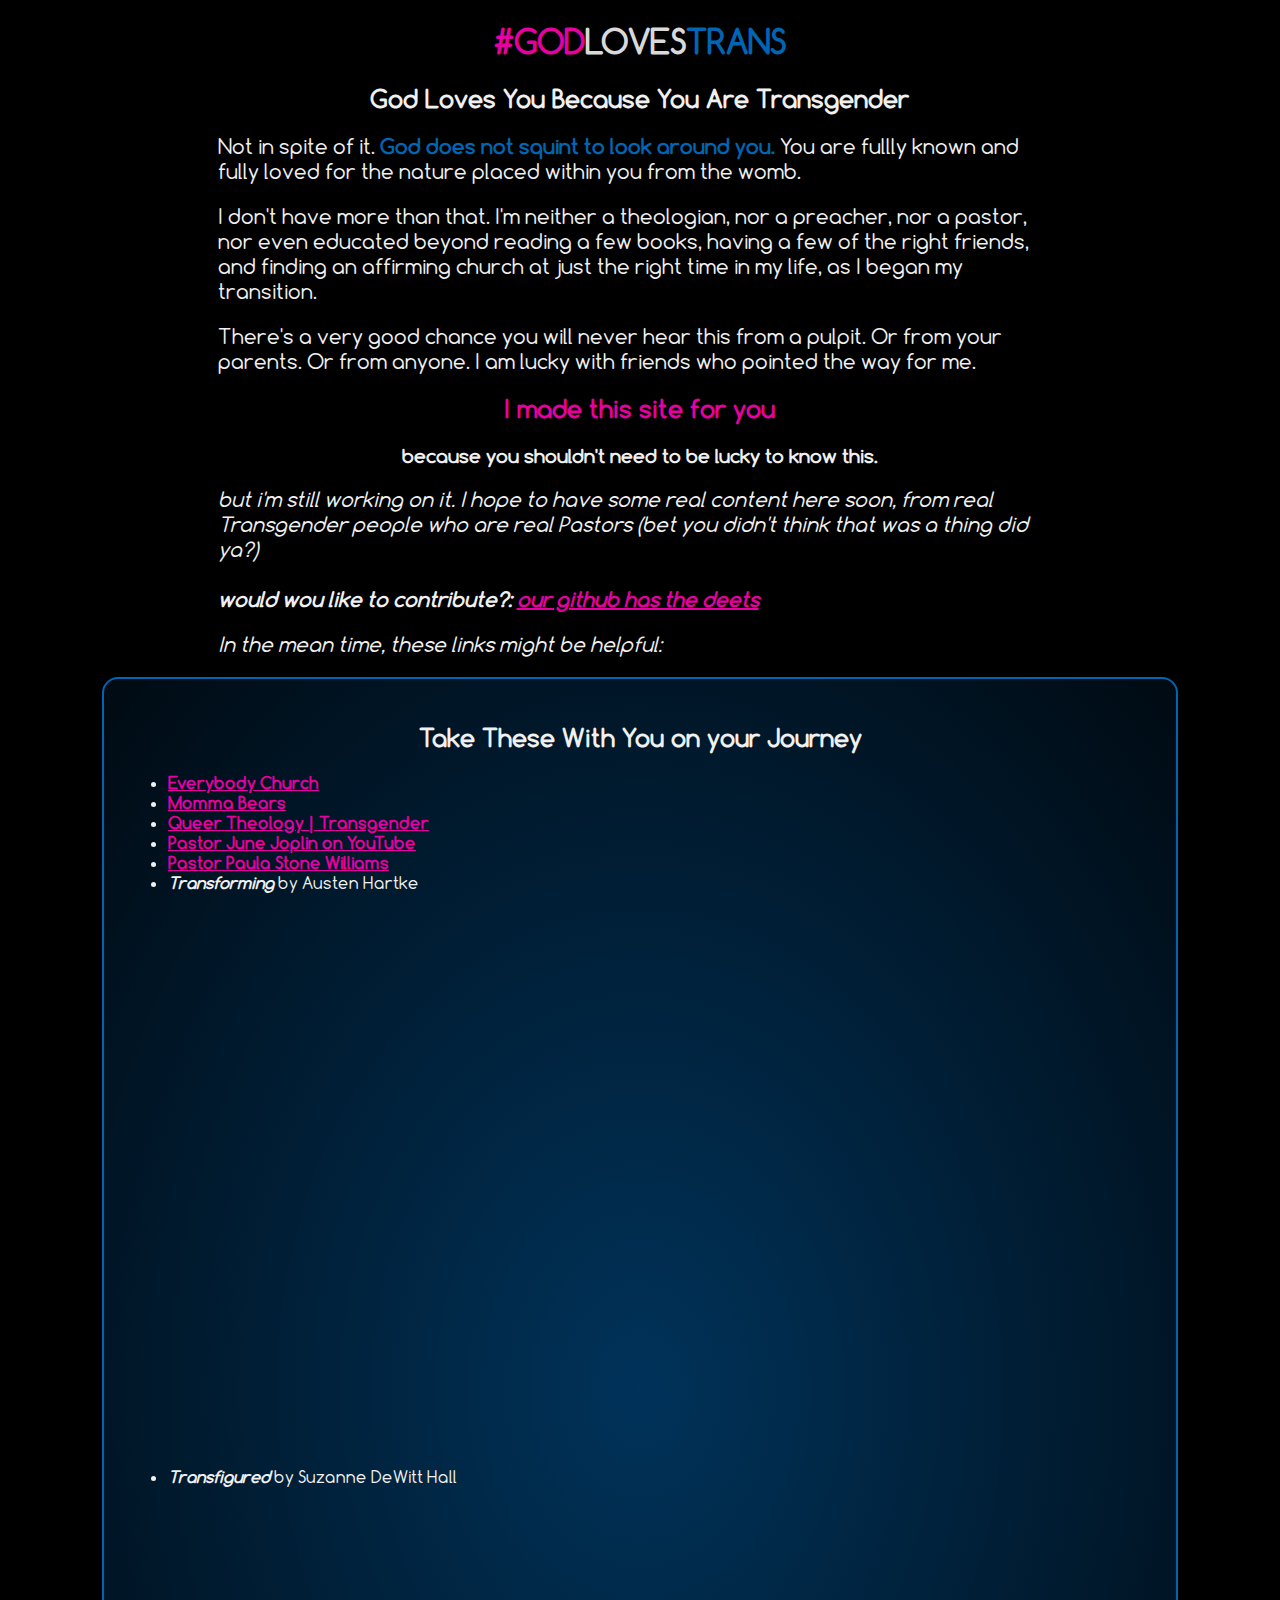
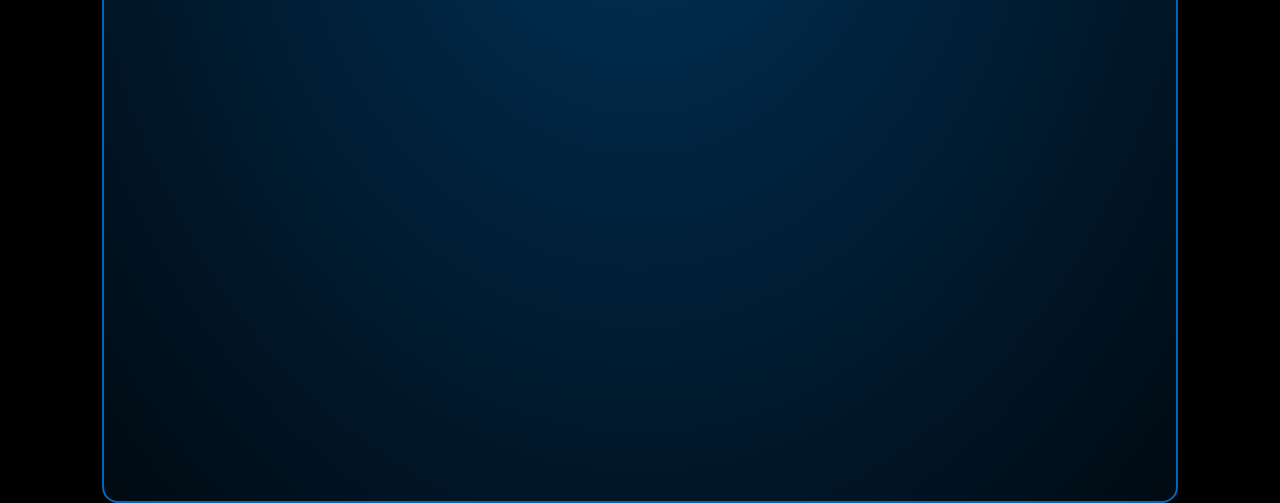
<file: index.html>
<!DOCTYPE html>
<html lang="en">
    <head>

        <meta charset="utf-8" />

        <!-- for a basline  mobile app feel -->
        <meta name="apple-mobile-web-app-capable" content="yes">
        <meta name="apple-mobile-web-app-title" content="God Loves You for being Transgender">
        <meta name="viewport" content="user-scalable=no" />

        <!-- for pwas
        <link rel="apple-touch-icon" href="./gfx/touch_icon.png">
        <link rel="apple-touch-startup-image" href="./gfx/splash_screen.png">
        <link rel="manifest" href="./manifest.json">
        -->

        <link rel="icon" type="image/png" href="./gfx/favicon-32-32.svg">
        <link rel="stylesheet" type="text/css" href="./glt.css">

        <!-- start it up -->
        <script type="text/javascript">
            document.addEventListener("DOMContentLoaded", function(evt){

                /* hook for login button
                document.body.querySelector('button.btnLogin').addEventListener('click', function(e){
                    location.assign('./admin/');
                });
                */

            });
        </script>
    </head>
    <body>
        <div class="main">
            <div class="title">
                <h1><span style="color: rgb(230, 0, 161);">#GOD</span><span style="color: rgb(217, 217, 217);">LOVES</span><span style="color: rgb(0, 101, 179);">TRANS</span></h1>
                <h2>God Loves You Because You Are Transgender</h2>
                <p>Not in spite of it. <strong style="color: rgb(0, 101, 179);">God does not squint to look around you.</strong> You are fullly known and fully loved for the nature placed within you from the womb.</p>
                <p>
                    I don't have more than that. I'm neither a theologian, nor a preacher, nor a pastor, nor even educated beyond reading a few books, having a few of the right friends,
                    and finding an affirming church at just the right time in my life, as I began my transition.
                <p>
                <p>
                    There's a very good chance you will never hear this from a pulpit. Or from your parents. Or from anyone. I am lucky with friends who pointed the way for me.
                </p>
                <h2 style="color: rgb(230, 0, 161);">I made this site for you</h2>
                <h3>because you shouldn't need to be lucky to know this.</h3>
                <p><i>
                    but i'm still working on it. I hope to have some real content here soon,
                    from real Transgender people who are real Pastors
                    (bet you didn't think that was a thing did ya?)
                    <br><br>
                    <strong>would wou like to contribute?: </strong><a href="https://github.com/SupaFuzz/godlovestrans">our github has the deets</a>

                </i></p>
                <p><i>
                    In the mean time, these links might be helpful:
                </i></p>

            </div>
        </div>
        <center>
            <div class="resources">
                <h2>Take These With You on your Journey</h2>
                <ul style="text-align: left;">
                    <li><a href="https://everybodychurch.com/">Everybody Church</a></li>
                    <li><a href="https://www.realmamabears.org/">Momma Bears</a></li>
                    <li><a href="https://www.queertheology.com/transgender/">Queer Theology | Transgender</a></li>
                    <li><a href="https://www.youtube.com/channel/UCM3t_RAyYYG5M-WLgHaT76g">Pastor June Joplin on YouTube</a></li>
                    <li><a href="https://paulastonewilliams.com/">Pastor Paula Stone Williams</a></li>
                    <li><strong><i>Transforming</i></strong> by Austen Hartke<br><br>
                        <iframe type="text/html" width="336" height="550" frameborder="0" allowfullscreen style="max-width:100%" src="https://read.amazon.com/kp/card?asin=B07C9FK1MZ&preview=inline&linkCode=kpe&ref_=cm_sw_r_kb_dp_gepbGb566AVN1" ></iframe>
                    </li>
                    <li><strong><i>Transfigured</i></strong> by Suzanne DeWitt Hall<br><br>
                        <iframe type="text/html" width="336" height="550" frameborder="0" allowfullscreen style="max-width:100%" src="https://read.amazon.com/kp/card?asin=B07F5ZGNV8&preview=inline&linkCode=kpe&ref_=cm_sw_r_kb_dp_uEcdGbT8BWTH1" ></iframe>
                    </li>
                    <!--
                    <li>My Friend Jennifer gives a Sermon that will blow your mind:
                        <iframe src="https://player.vimeo.com/video/297621606?color=ffffff&byline=0&portrait=0" width="640" height="360" frameborder="0" allow="autoplay; fullscreen; picture-in-picture" allowfullscreen></iframe>
                    </li>
                    -->

                </ul>
            </div>
        </center>
    </body>
</html>
</file>
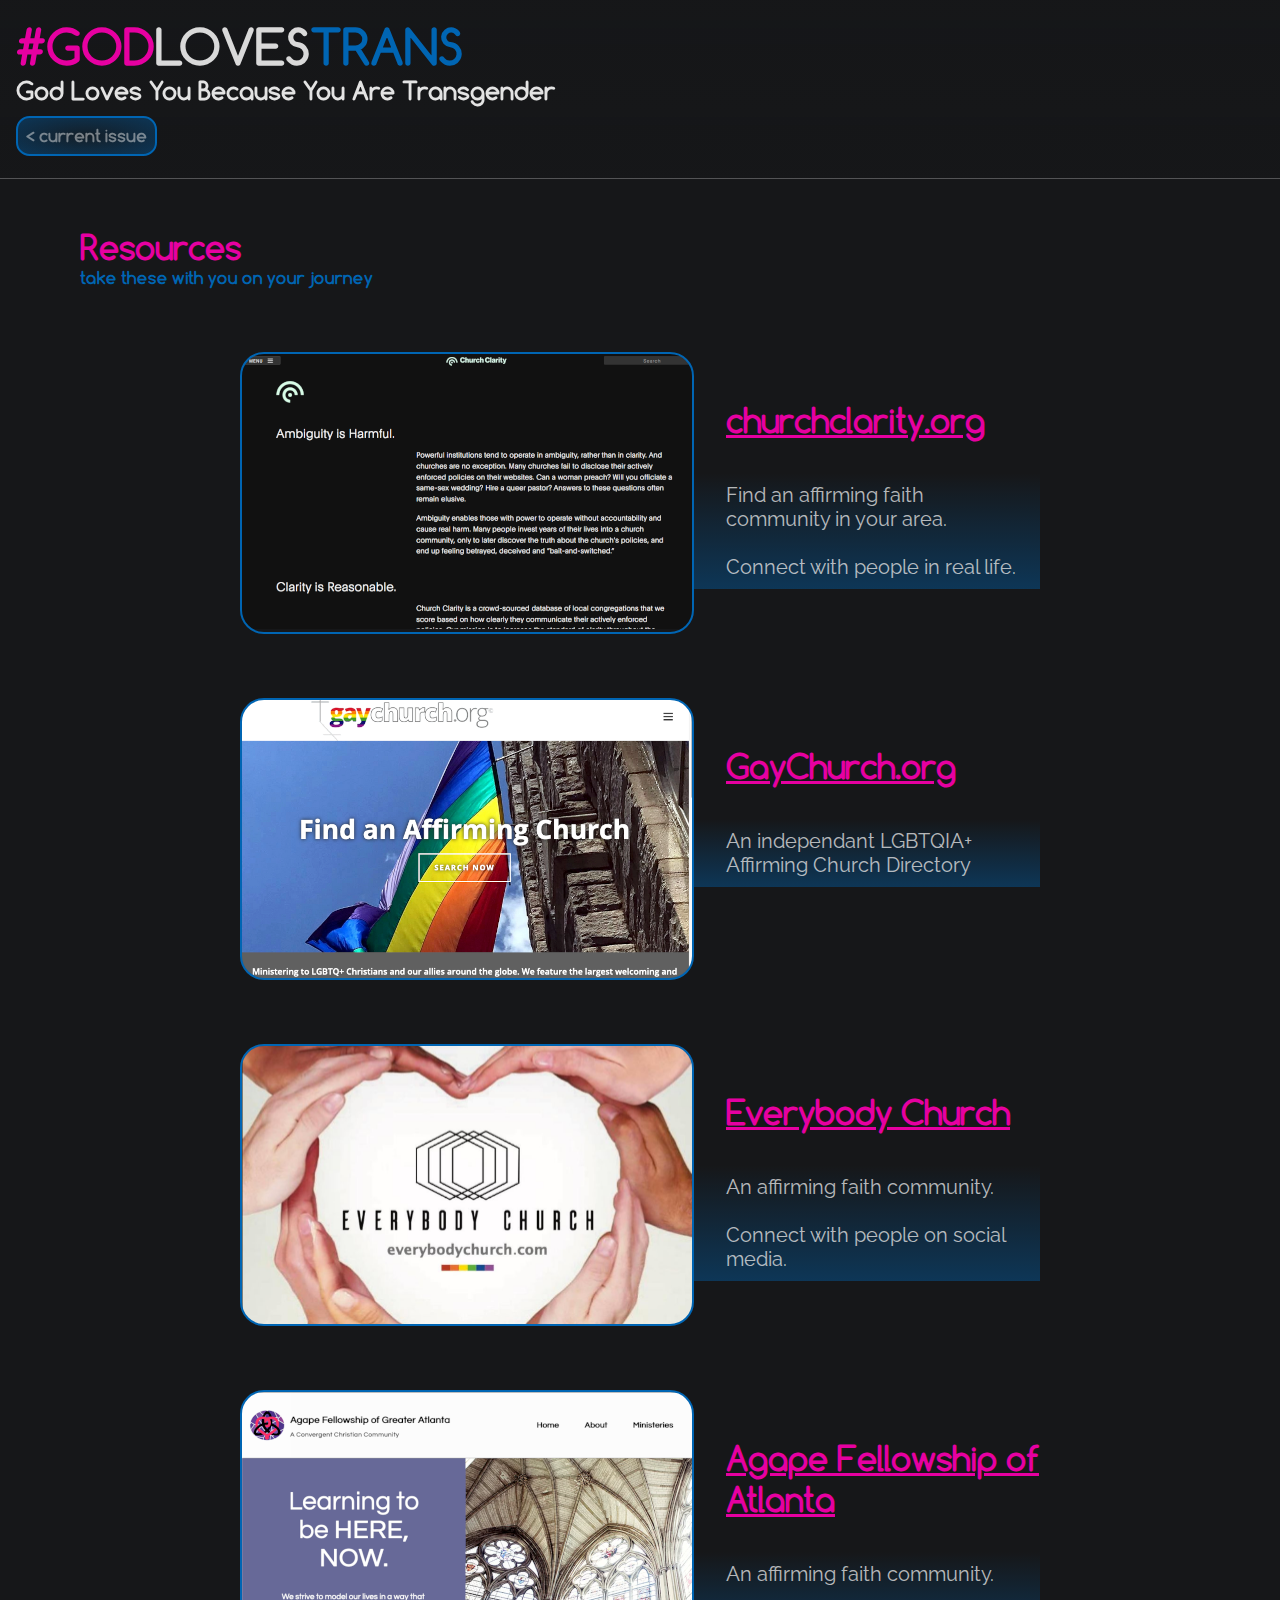
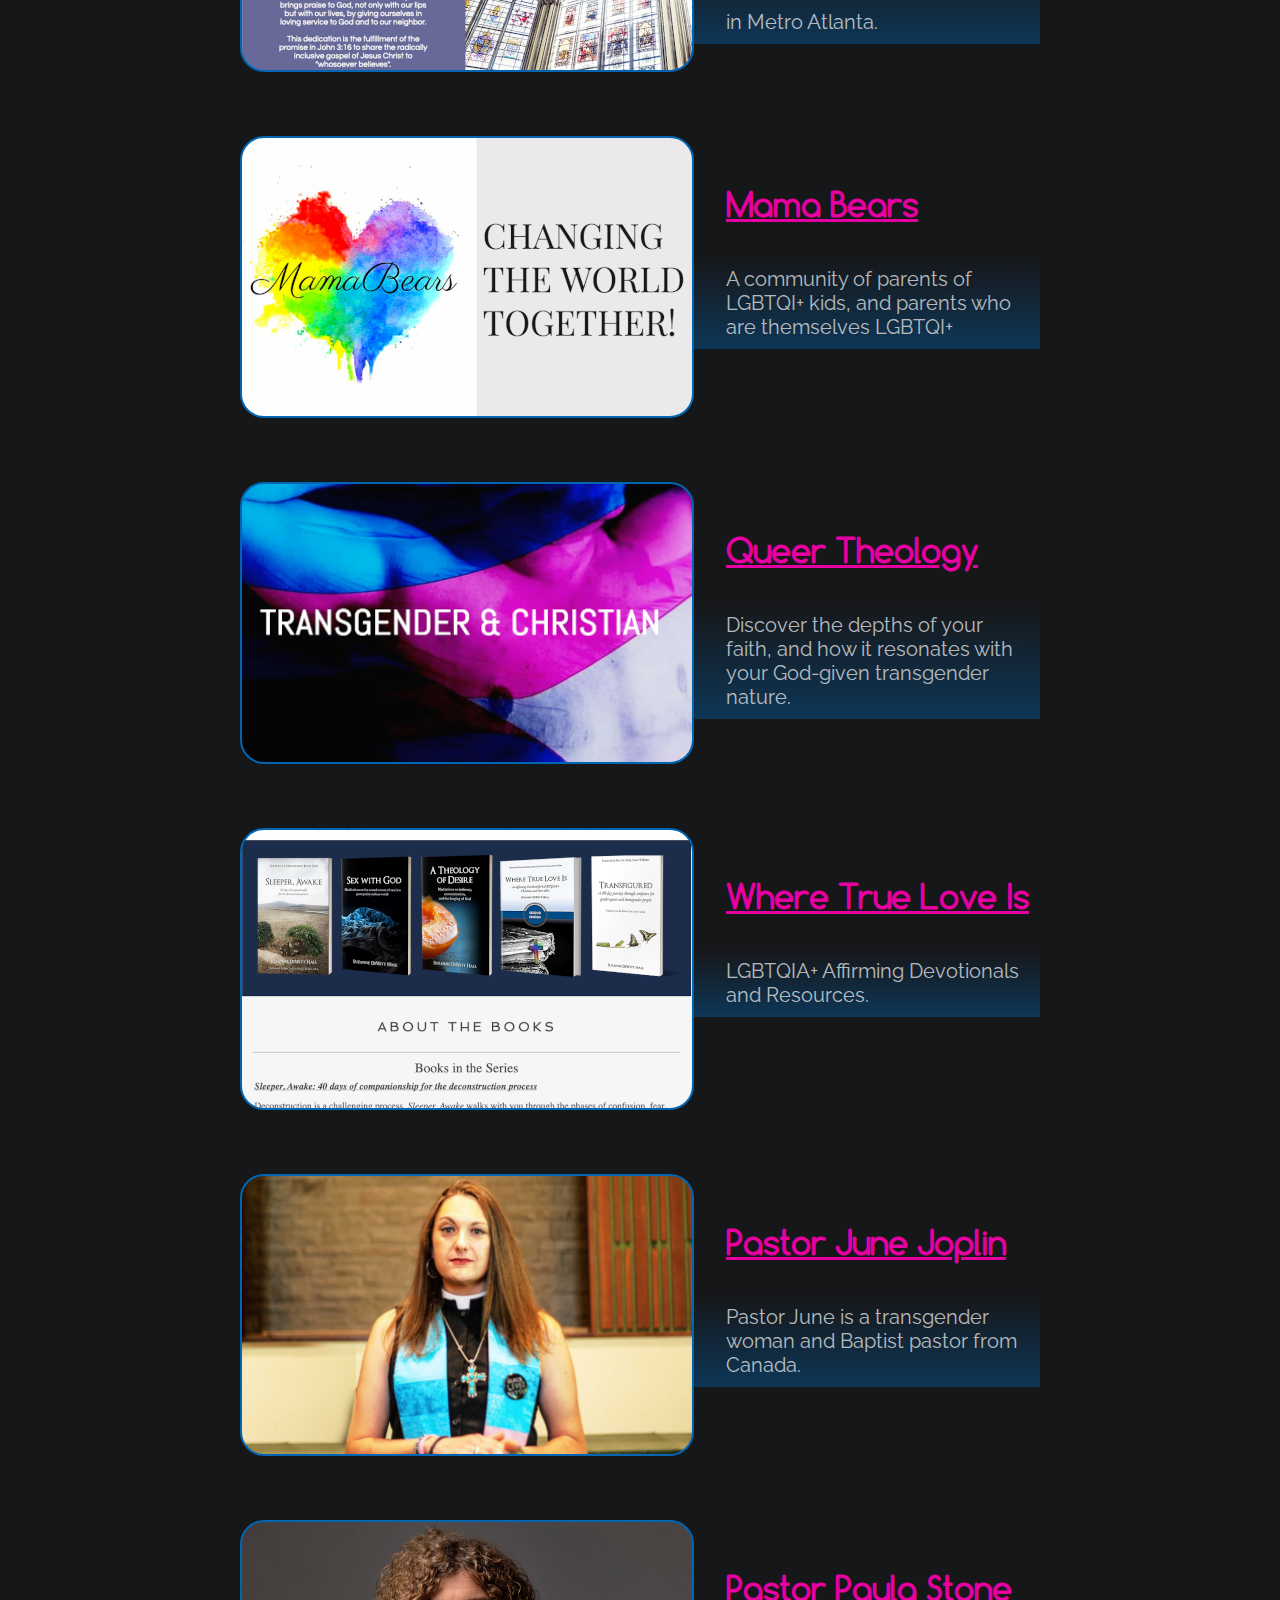
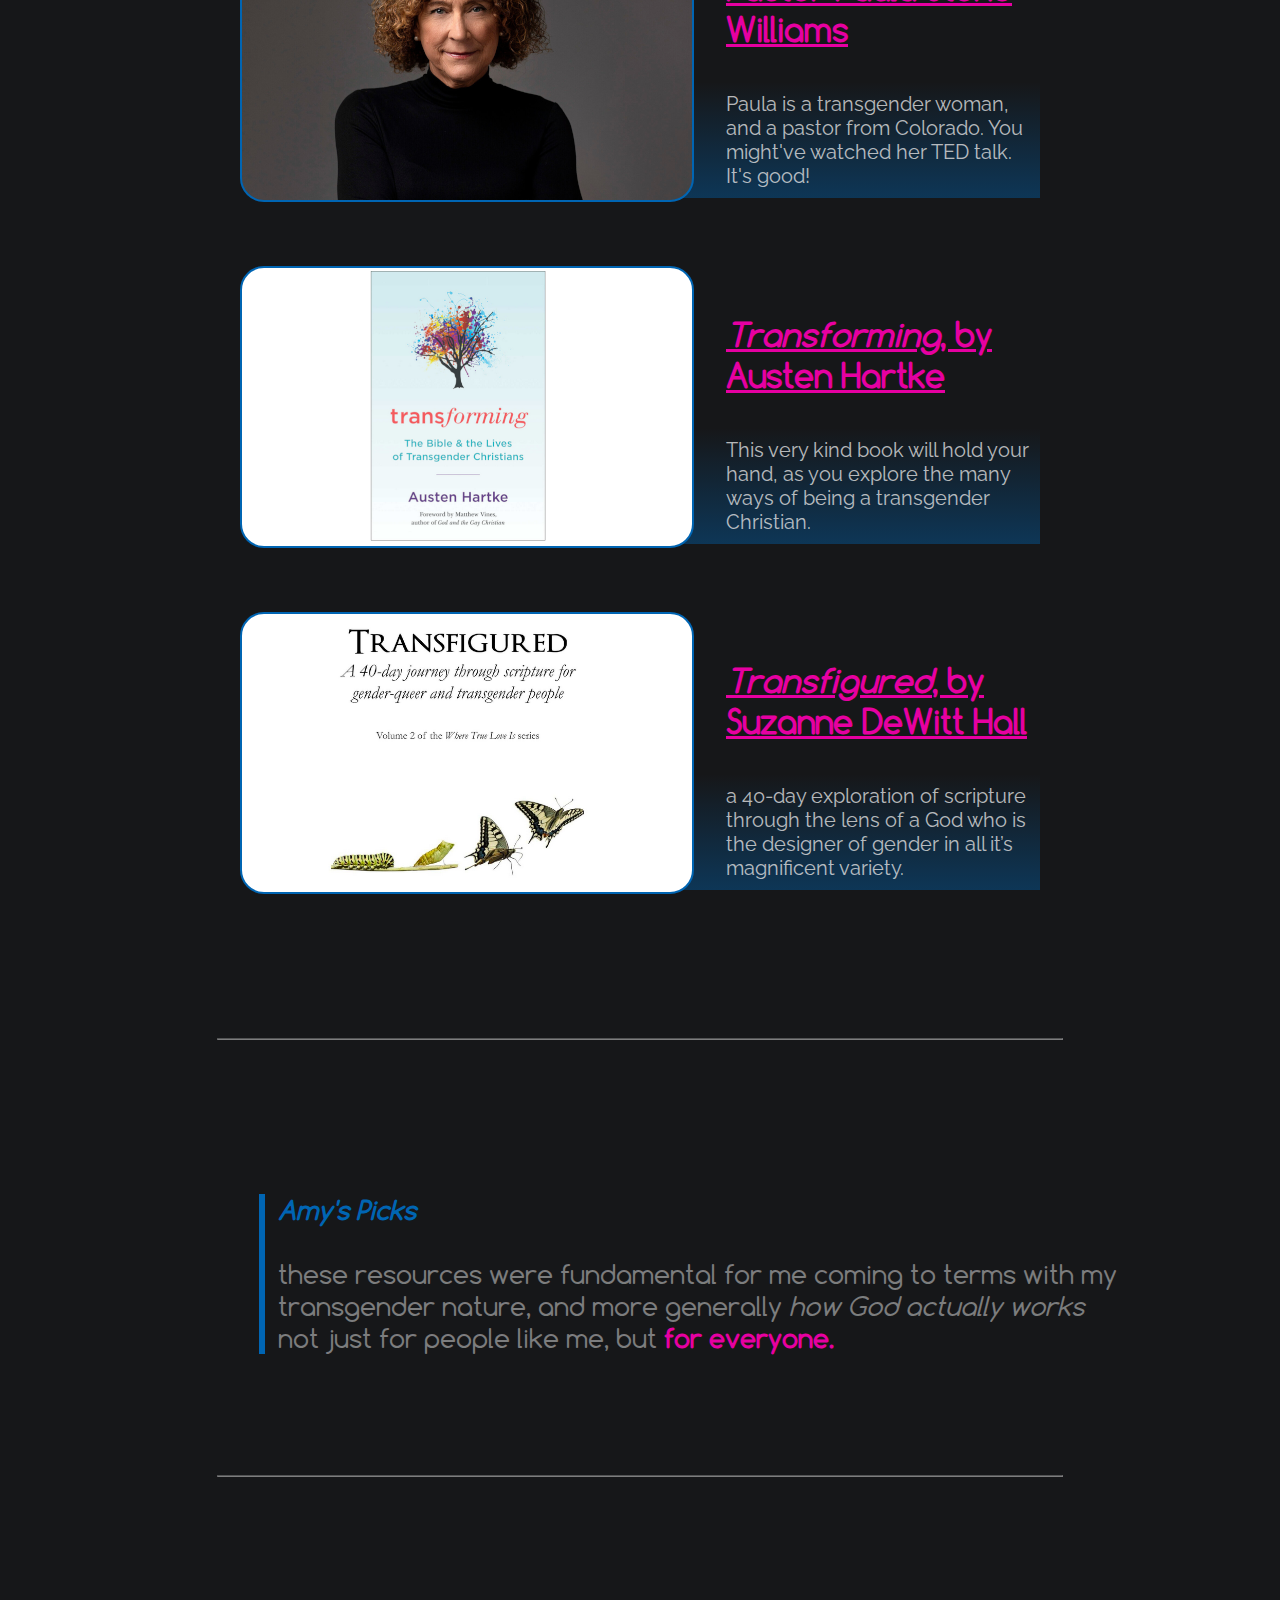
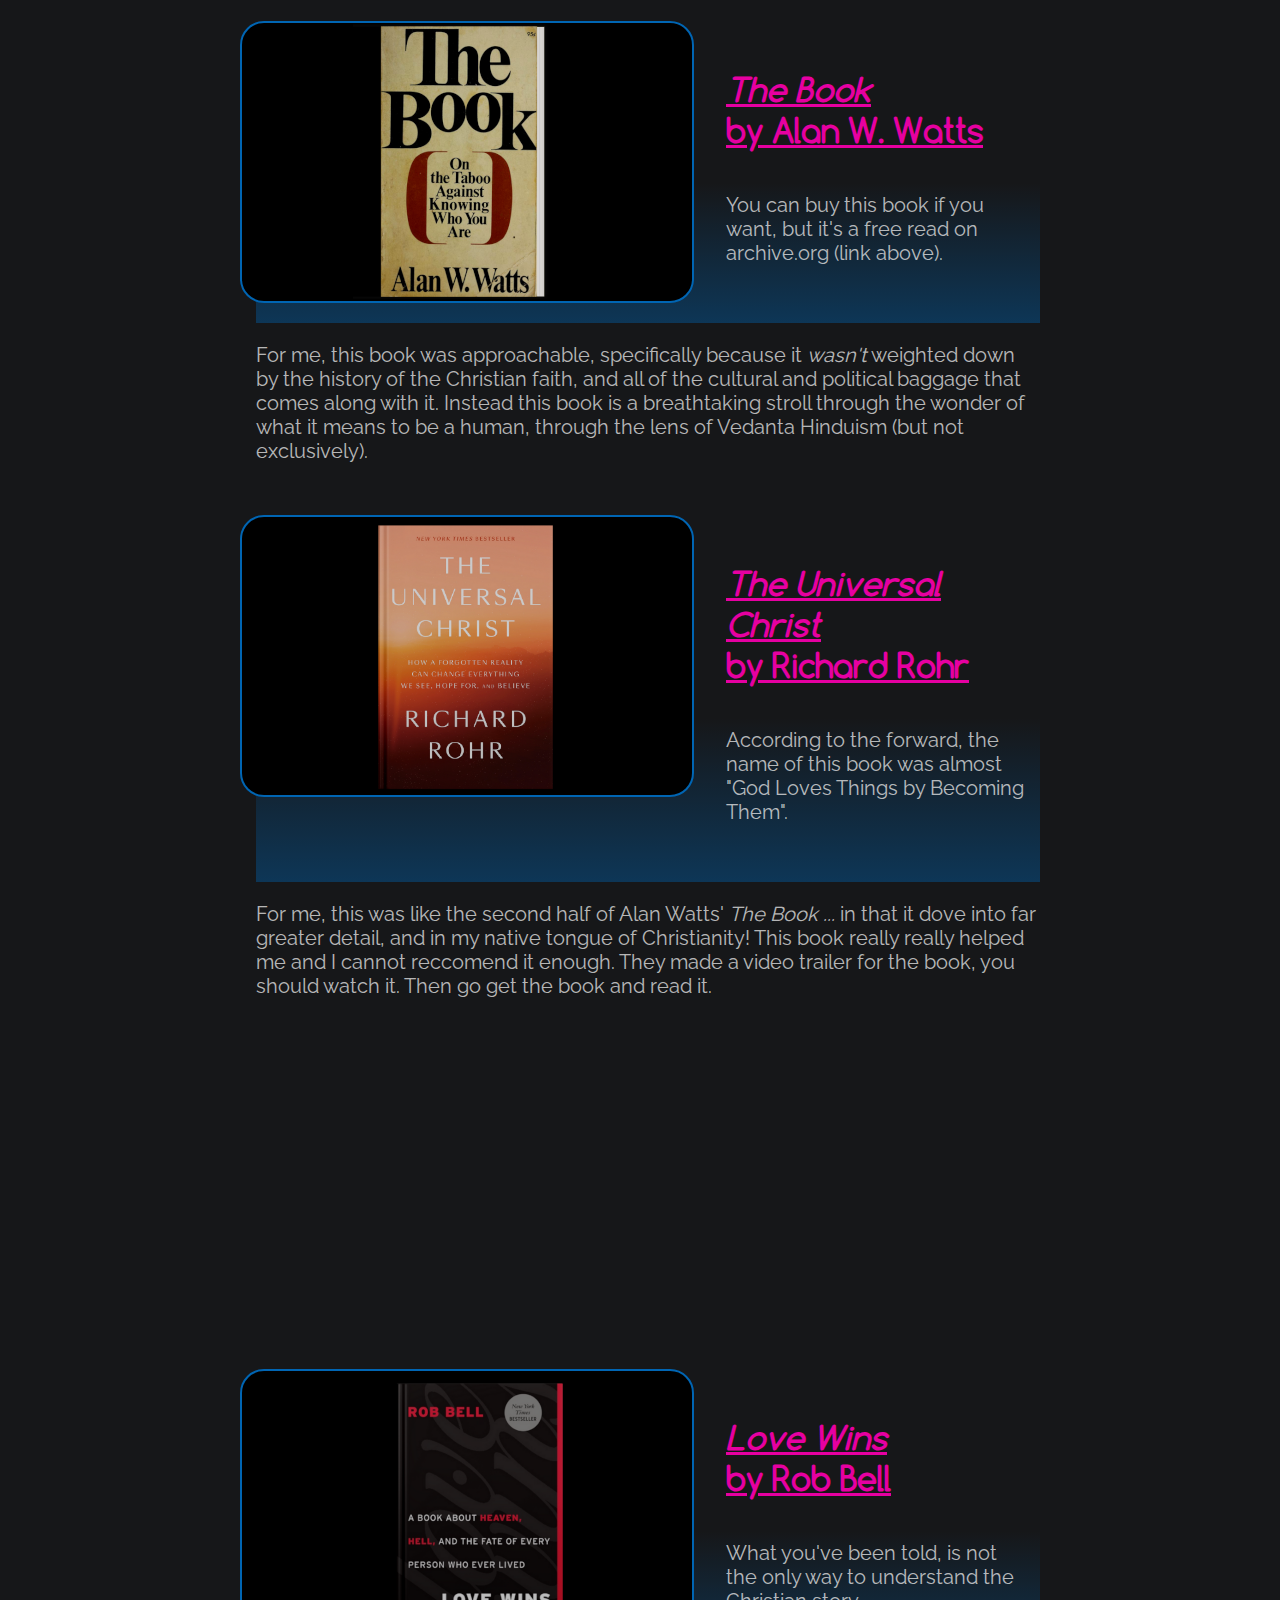
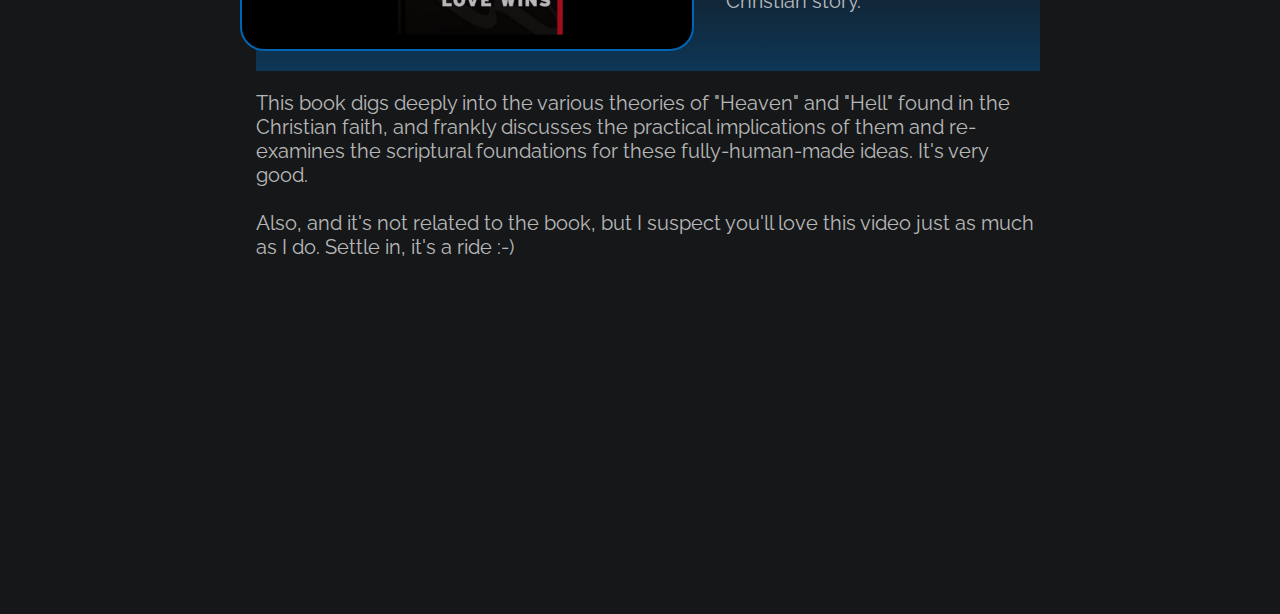
<file: resources/index.html>
<!DOCTYPE html>
<html lang="en">
<head>

    <!-- Global site tag (gtag.js) - Google Analytics -->
    <script async src="https://www.googletagmanager.com/gtag/js?id=G-KPHME06JXX"></script>
    <script>
      window.dataLayer = window.dataLayer || [];
      function gtag(){dataLayer.push(arguments);}
      gtag('js', new Date());

      gtag('config', 'G-KPHME06JXX');
    </script>

    <meta charset="utf-8" />
    <meta property="og:site_name" content="#godlovestrans" />
    <meta property="og:title" content="God Loves You Because You're Transgender" />
    <meta property="og:description" content="For Trans People, By Trans People" />
    <meta property="og:image" content="https://godlovestrans.org/gfx/siteSocialShareG.png" />
    <meta property="og:url" content="https://godlovestrans.org" />
    <meta property="og:type" content="blog" />




    <link rel="stylesheet" type="text/css" href="./index.css">
    <!-- start it up -->
    <script type="text/javascript">
        document.addEventListener("DOMContentLoaded", function(evt){

            /*
                by default, buttons are hidden and all sections are expanded
                IF the client has javascript enabled, this will get executed
                collapsing evertything, setting up and showing buttons.

                this should be the approach of the entire project.
                accessibility above all else.
            */
            // setup all of the articleContainers with collapsable sections
            document.body.querySelectorAll('.articleContainer').forEach(function(articleContainer){
                // if the article has a fold
                let fold = articleContainer.querySelector('div.fold');
                if (fold instanceof Element){

                    // if the article has an articleToggler button, collapse the section and setup the button
                    let btn = articleContainer.querySelector('button.articleToggler');
                    if (btn instanceof Element){
                        // snag the expanded dimensions before we collapse
                        let expHeight = articleContainer.getBoundingClientRect().height;

                        // default collapse the section
                        articleContainer.dataset.open = "false";

                        // hook up the button
                        btn.style.visibility = 'visible';
                        btn.addEventListener('click', function(e){
                            // shenanigans for jazzhands
                            fold.style.maxHeight = (articleContainer.dataset.open == "true")?'0px':`${expHeight}px`;

                            // toggle it (no jazzhands)
                            articleContainer.dataset.open = (articleContainer.dataset.open == "true")?"false":"true";
                        });
                    }
                }
            });


            /*
                auto-collapsing header jazzhands
            */
            var hdrStuff = document.querySelector('.titleCard .toggleOnScroll');
            var lastScrollY = 0;
            var up = false;
            var newPos = 0;
            var scrollThreshold = 30;
            if (hdrStuff instanceof Element){
                var hdr = document.querySelector('.titleCard');
                hdrStuff.dataset.restoreheight = hdrStuff.clientHeight;
                hdrStuff.dataset.collapse = 'false';
                hdrStuff.style.maxHeight = `${hdrStuff.clientHeight}px`;

                // toggle it function
                function toggleHdrStuff(collapse){
                    if (collapse === true){
                        if (hdr.dataset.collapse == 'false'){
                            hdrStuff.style.maxHeight = `0px`;
                            hdr.dataset.collapse = 'true';
                        }
                    }else{
                        if (hdr.dataset.collapse == 'true'){
                            hdrStuff.style.maxHeight = `${hdrStuff.dataset.restoreheight}px`;
                            hdr.dataset.collapse = 'false';
                        }
                    }
                }

                // add a click handler
                if (hdr instanceof Element){
                    hdr.addEventListener('click', function(){
                        toggleHdrStuff((! (hdr.dataset.collapse == 'true') ));
                    });
                }

                // add the scroll handler
                document.addEventListener('scroll', function(evt){
                    if (lastScrollY > 0){
                        let newDir = (window.scrollY < lastScrollY);
                        if (newDir != up){ newPos = window.scrollY; }
                        up = newDir;
                    }
                    lastScrollY = window.scrollY;
                    if (Math.abs(lastScrollY - newPos) > scrollThreshold){
                        toggleHdrStuff(! up);
                    }
                });
            }
        });
    </script>
</head>
<body>
    <div class="titleCard" data-collapse="false">
        <h1 class="glt"><span style="color: rgb(230, 0, 161);">#GOD</span><span style="color: rgb(217, 217, 217);">LOVES</span><span style="color: rgb(0, 101, 179);">TRANS</span><span class="handle">&darr;</span></h1>
        <div class="toggleOnScroll">
            <h2 class="sbh">God Loves You Because You Are Transgender</h2>
            <div class="mnuBar">
                <div class="btnContainer">
                    <a href="../">&lt; current issue</a>
                </div>
                <h3 class="iss">&nbsp;</h3>
            </div>
        </div>
    </div>

<div class="bdyCtr">


    <div class="hdrTitle">
        <h1 class="title">Resources</h1>
        <span class="lowlight">take these with you on your journey</span>
    </div>



    <div class="articleContainer">
        <div class="article">
            <div class="callout" data-author="churchClarity">&nbsp;</div>
            <div class="articleBody">
                <p class="miniQuote">
                    <a class="highlight" href="https://www.churchclarity.org">churchclarity.org</a>
                </p>
                <p class="medPimpin">
                    Find an affirming faith community in your area.<br><br>
                    Connect with people in real life.
                </p>
            </div>
        </div>
    </div>

    <div class="articleContainer">
        <div class="article">
            <div class="callout" data-author="gayChurch">&nbsp;</div>
            <div class="articleBody">
                <p class="miniQuote">
                    <a class="highlight" href="https://www.gaychurch.org/">GayChurch.org</a>
                </p>
                <p class="medPimpin">
                    An independant LGBTQIA+ Affirming Church Directory
                </p>
            </div>
        </div>
    </div>

    <div class="articleContainer">
        <div class="article">
            <div class="callout" data-author="everybodyChurch">&nbsp;</div>
            <div class="articleBody">
                <p class="miniQuote">
                    <a class="highlight" href="https://everybodychurch.com/">Everybody Church</a>
                </p>
                <p class="medPimpin">
                    An affirming faith community.<br><br>
                    Connect with people on social media.
                </p>
            </div>
        </div>
    </div>

    <div class="articleContainer">
        <div class="article">
            <div class="callout" data-author="agapeATL">&nbsp;</div>
            <div class="articleBody">
                <p class="miniQuote">
                    <a class="highlight" href="https://www.agapefellowshipatl.org/">Agape Fellowship of Atlanta</a>
                </p>
                <p class="medPimpin">
                    An affirming faith community.<br><br>
                    in Metro Atlanta.
                </p>
            </div>
        </div>
    </div>

    <div class="articleContainer">
        <div class="article">
            <div class="callout" data-author="mamaBears">&nbsp;</div>
            <div class="articleBody">
                <p class="miniQuote">
                    <a class="highlight" href="https://www.realmamabears.org/">Mama Bears</a>
                </p>
                <p class="medPimpin">
                    A community of parents of LGBTQI+ kids,
                    and parents who are themselves LGBTQI+
                </p>
            </div>
        </div>
    </div>

    <div class="articleContainer">
        <div class="article">
            <div class="callout" data-author="queerTheology">&nbsp;</div>
            <div class="articleBody">
                <p class="miniQuote">
                    <a class="highlight" href="https://www.queertheology.com/transgender/">Queer Theology</a>
                </p>
                <p class="medPimpin">
                    Discover the depths of your faith, and how it resonates
                    with your God-given transgender nature.
                </p>
            </div>
        </div>
    </div>

    <div class="articleContainer">
        <div class="article">
            <div class="callout" data-author="whereTrueLoveIs">&nbsp;</div>
            <div class="articleBody">
                <p class="miniQuote">
                    <a class="highlight" href="hhttps://www.wheretrueloveis.com/">Where True Love Is</a>
                </p>
                <p class="medPimpin">
                    LGBTQIA+ Affirming Devotionals and Resources.
                </p>
            </div>
        </div>
    </div>


    <div class="articleContainer">
        <div class="article">
            <div class="callout" data-author="pastorJune">&nbsp;</div>
            <div class="articleBody">
                <p class="miniQuote">
                    <a class="highlight" href="https://www.youtube.com/c/PastorJune/featured">Pastor June Joplin</a>
                </p>
                <p class="medPimpin">
                    Pastor June is a transgender woman and Baptist pastor from Canada.
                </p>
            </div>
        </div>
    </div>

    <div class="articleContainer">
        <div class="article">
            <div class="callout" data-author="pastorPaula">&nbsp;</div>
            <div class="articleBody">
                <p class="miniQuote">
                    <a class="highlight" href="https://paulastonewilliams.com/">Pastor Paula Stone Williams</a>
                </p>
                <p class="medPimpin">
                    Paula is a transgender woman, and a pastor from Colorado.
                    You might've watched her TED talk. It's good!
                </p>
            </div>
        </div>
    </div>

    <div class="articleContainer">
        <div class="article">
            <div class="callout" data-author="austenHartke">&nbsp;</div>
            <div class="articleBody">
                <p class="miniQuote">
                    <a class="highlight" href="https://www.amazon.com/dp/B07C9FK1MZ?ref_=cm_sw_r_kb_dp_gepbGb566AVN1&tag=kpembed-20&linkCode=kpe#reader_B07C9FK1MZ"><i>Transforming</i>, by Austen Hartke</a>
                </p>
                <p class="medPimpin">
                    This very kind book will hold your hand, as you explore
                    the many ways of being a transgender Christian.
                </p>
            </div>
        </div>
    </div>

    <div class="articleContainer">
        <div class="article">
            <div class="callout" data-author="suzanneDeWittHall">&nbsp;</div>
            <div class="articleBody">
                <p class="miniQuote">
                    <a class="highlight" href="https://www.amazon.com/dp/B07F5ZGNV8?ref_=cm_sw_r_kb_dp_uEcdGbT8BWTH1&tag=kpembed-20&linkCode=kpe"><i>Transfigured</i>, by Suzanne DeWitt Hall</a>
                </p>
                <p class="medPimpin">
                    a 40-day exploration of scripture through the lens of a God who is the designer of gender in all it’s magnificent variety.
                </p>
            </div>
        </div>
    </div>

    <hr>

    <p class="microQuote comfortaa">
        <span class="lowlight"><i>Amy's Picks</i></span><br><br>
        these resources were fundamental for me coming to terms with my transgender nature, and
        more generally <i>how God actually works</i> not just for people like me, but
        <span class="highlight">for everyone.</span>
    </p>

    <hr>

    <div class="articleContainer">
        <div class="article">
            <div class="callout" data-author="alanWatts">&nbsp;</div>
            <div class="articleBody">
                <p class="miniQuote">
                    <a class="highlight" href="https://archive.org/details/bookontabooagain0000watt"><i>The Book</i><br>by Alan W. Watts</a>
                </p>
                <p class="medPimpin">
                    You can buy this book if you want, but it's a free read on archive.org (link above).<br><br><br>
                </p>
                <p>For me, this book was
                    approachable, specifically because it <i>wasn't</i> weighted down by the history of the Christian faith,
                    and all of the cultural and political baggage that comes along with it. Instead this book is a breathtaking stroll through
                    the wonder of what it means to be a human, through the lens of Vedanta Hinduism (but not exclusively).
                </p>
            </div>
        </div>
    </div>

    <div class="articleContainer">
        <div class="article">
            <div class="callout" data-author="richardRohr">&nbsp;</div>
            <div class="articleBody">
                <p class="miniQuote">
                    <a class="highlight" href="https://www.amazon.com/Universal-Christ-Forgotten-Reality-Everything/dp/1524762091/ref=sr_1_2?crid=1OC89X9Y8XI5W&dchild=1&keywords=universal+christ+by+fr.+richard+rohr&qid=1612208198&sprefix=universal+christ+%2Caps%2C875&sr=8-2"><i>The Universal Christ</i><br>by Richard Rohr</a>
                </p>
                <p class="medPimpin">
                    According to the forward, the name of this book was almost "God Loves Things by Becoming Them".<br><br><br>
                </p>
                <p>For me, this was like the second half of Alan Watts' <i>The Book ...</i> in that it dove into far greater
                    detail, and in my native tongue of Christianity! This book really really helped me and I cannot reccomend it
                    enough. They made a video trailer for the book, you should watch it. Then go get the book and read it.
                </p>
                <center><iframe width="560" height="315" src="https://www.youtube.com/embed/TcoN2K5aIkU" frameborder="0" allow="accelerometer; autoplay; clipboard-write; encrypted-media; gyroscope; picture-in-picture" allowfullscreen></iframe></center>
            </div>
        </div>
    </div>

    <div class="articleContainer">
        <div class="article">
            <div class="callout" data-author="robBell">&nbsp;</div>
            <div class="articleBody">
                <p class="miniQuote">
                    <a class="highlight" href="https://www.amazon.com/Love-Wins-About-Heaven-Person/dp/0062049658/ref=sr_1_1?crid=1NCY1TGEV9QBJ&dchild=1&keywords=love+wins+by+rob+bell&qid=1612208492&sprefix=lovew+wins+%2Caps%2C192&sr=8-1"><i>Love Wins</i><br>by Rob Bell</a>
                </p>
                <p class="medPimpin">
                    What you've been told, is not the only way to understand the Christian story.<br><br><br>
                </p>
                <p>
                    This book digs deeply into the various theories of "Heaven" and "Hell" found in the Christian faith, and frankly discusses the practical implications of them
                    and re-examines the scriptural foundations for these fully-human-made ideas.
                    It's very good.<br><br>
                    Also, and it's not related to the book, but I suspect you'll love this video just as much as I do. Settle in, it's a ride :-)
                </p>
                <center><iframe width="560" height="315" src="https://www.youtube.com/embed/sA7LmEn3xyc" frameborder="0" allow="accelerometer; autoplay; clipboard-write; encrypted-media; gyroscope; picture-in-picture" allowfullscreen></iframe></center>
            </div>
        </div>
    </div>



<!-- eeh ... uncomment if anyone gives af. they won't
    <div class="gdprStuff">
        this site does not use cookies nor does it store data on your computer other than visible content. However, we do use <a class="lowlight" href="https://analytics.google.com/analytics/web/">Google Analytics</a>
        to get an idea of who is coming to our site, where they came from, and what communities we can best serve. In the interest of full
        transparency, this notice fulfils <a class="lowlight" href="https://en.wikipedia.org/wiki/General_Data_Protection_Regulation">GPDR</a> requirements. If you object to our use of Google Analytics, we completely understand, and the site
        is still available to you. Simply disable javascript and reload the page, or install a browser tracking blocker such as
        <a class="lowlight" href="https://github.com/dhowe/AdNauseam/wiki/FAQ">AdNauseam</a><br><br>
        <div class="sig">
            thank you for your understanding,<br>
            -Admin Amy
        </div>
    </div>
-->
</div>


</body>
</html>
</file>
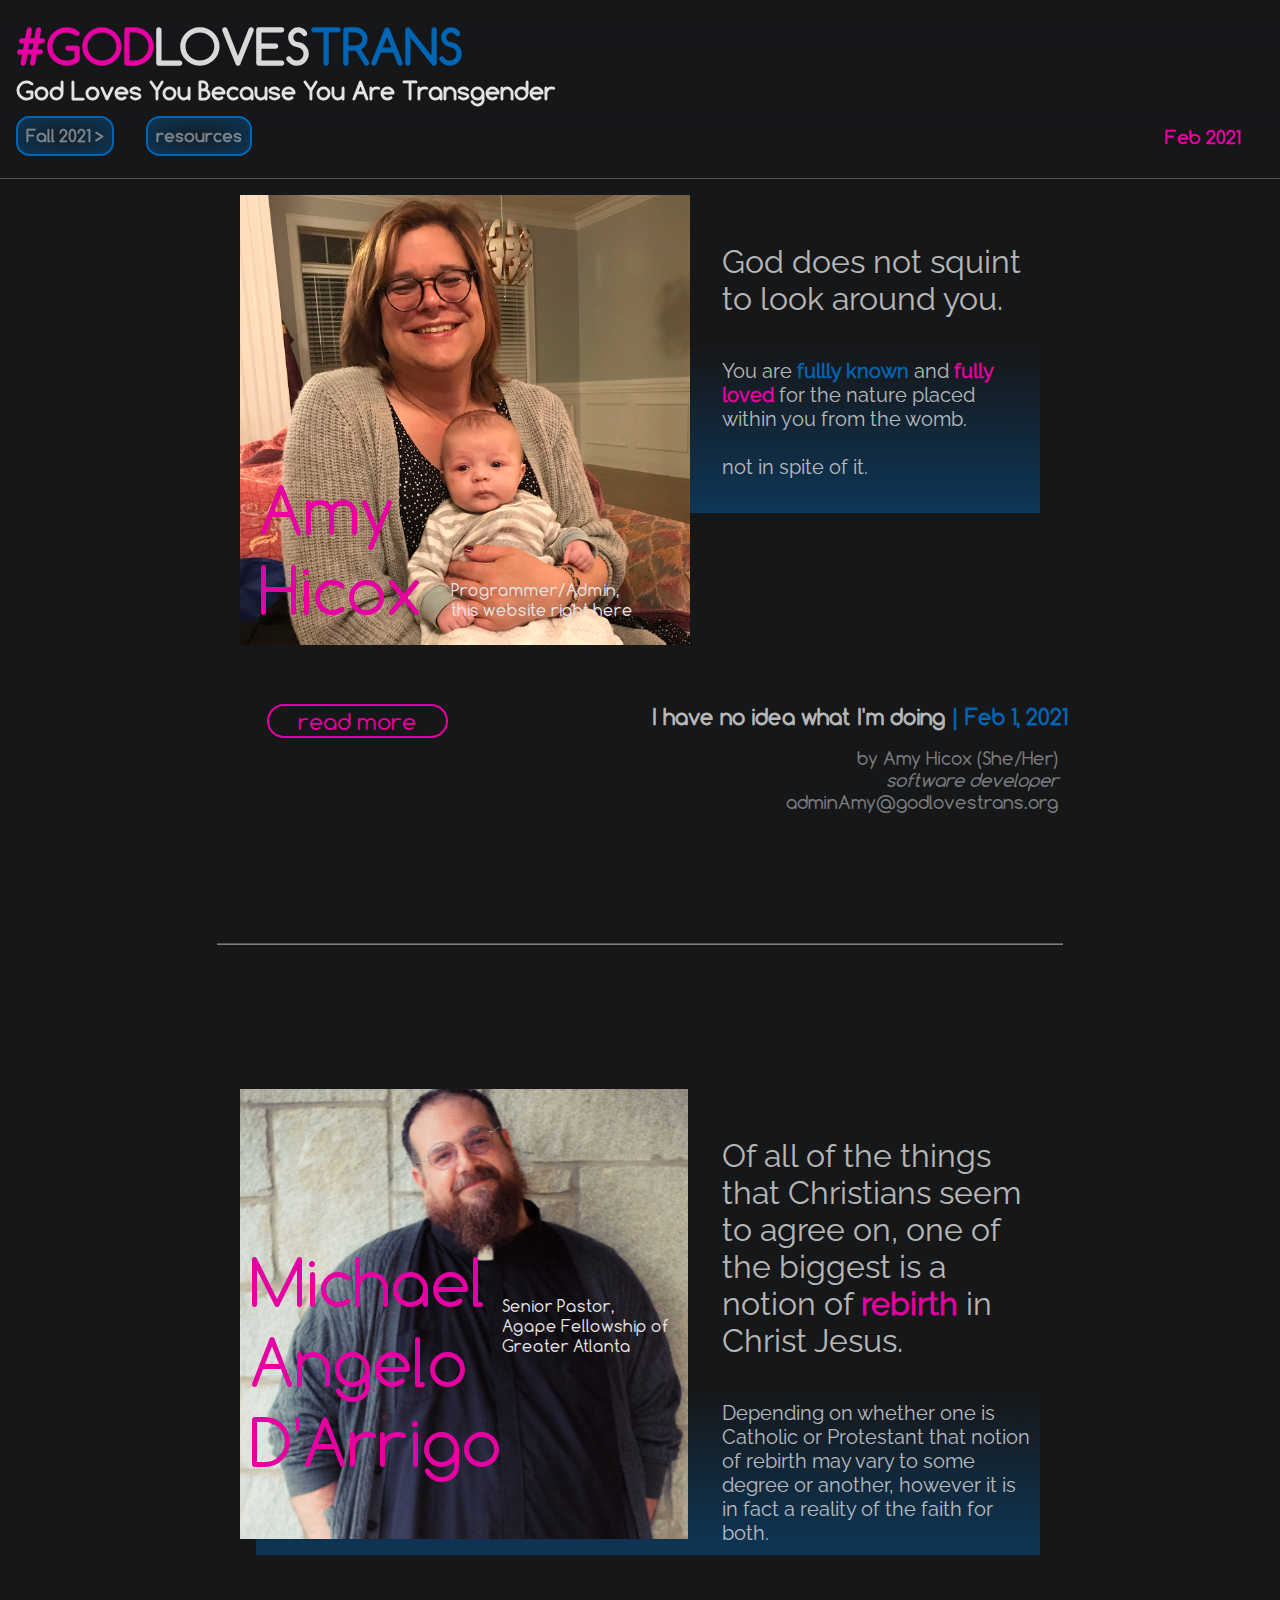
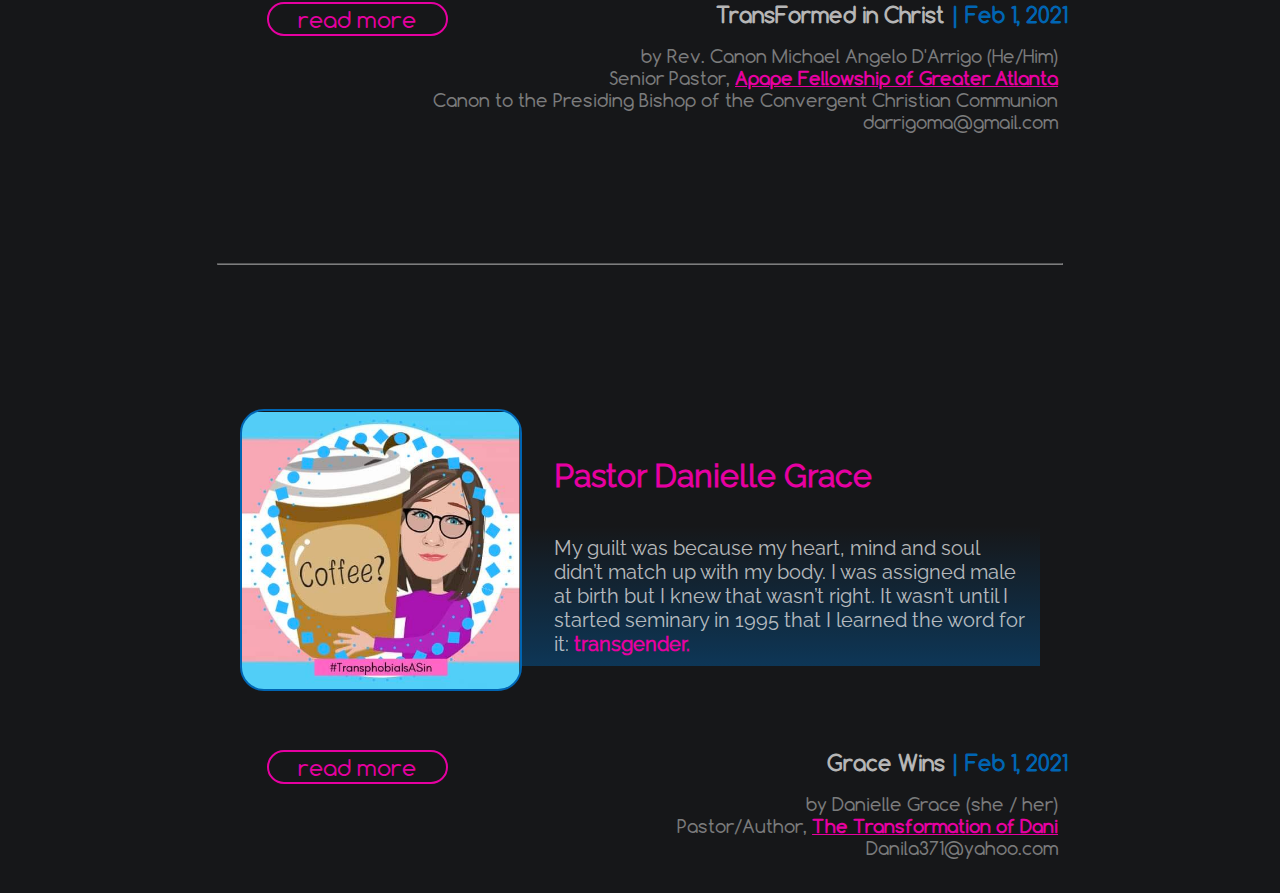
<file: issues/feb21/index.html>
<!DOCTYPE html>
<html lang="en">
<head>

    <!-- Global site tag (gtag.js) - Google Analytics -->
    <script async src="https://www.googletagmanager.com/gtag/js?id=G-KPHME06JXX"></script>
    <script>
      window.dataLayer = window.dataLayer || [];
      function gtag(){dataLayer.push(arguments);}
      gtag('js', new Date());

      gtag('config', 'G-KPHME06JXX');
    </script>

    <meta charset="utf-8" />
    <meta property="og:site_name" content="#godlovestrans" />
    <meta property="og:title" content="God Loves You Because You're Transgender" />
    <meta property="og:description" content="For Trans People, By Trans People" />
    <meta property="og:image" content="https://godlovestrans.org/issues/feb21/gfx/siteSocialShareE.png" />
    <meta property="og:url" content="https://godlovestrans.org" />
    <meta property="og:type" content="blog" />




    <link rel="stylesheet" type="text/css" href="./index.css">
    <!-- start it up -->
    <script type="text/javascript">
        document.addEventListener("DOMContentLoaded", function(evt){

            /*
                by default, buttons are hidden and all sections are expanded
                IF the client has javascript enabled, this will get executed
                collapsing evertything, setting up and showing buttons.

                this should be the approach of the entire project.
                accessibility above all else.
            */
            // setup all of the articleContainers with collapsable sections
            document.body.querySelectorAll('.articleContainer').forEach(function(articleContainer){
                // if the article has a fold
                let fold = articleContainer.querySelector('div.fold');
                if (fold instanceof Element){

                    // if the article has an articleToggler button, collapse the section and setup the button
                    let btn = articleContainer.querySelector('button.articleToggler');
                    if (btn instanceof Element){
                        // snag the expanded dimensions before we collapse
                        let expHeight = articleContainer.getBoundingClientRect().height;

                        // default collapse the section
                        articleContainer.dataset.open = "false";

                        // hook up the button
                        btn.style.visibility = 'visible';
                        btn.addEventListener('click', function(e){
                            // shenanigans for jazzhands
                            fold.style.maxHeight = (articleContainer.dataset.open == "true")?'0px':`${expHeight}px`;

                            // toggle it (no jazzhands)
                            articleContainer.dataset.open = (articleContainer.dataset.open == "true")?"false":"true";
                        });
                    }
                }
            });


            /*
                auto-collapsing header jazzhands
            */
            var hdrStuff = document.querySelector('.titleCard .toggleOnScroll');
            var lastScrollY = 0;
            var up = false;
            var newPos = 0;
            var scrollThreshold = 30;
            if (hdrStuff instanceof Element){
                var hdr = document.querySelector('.titleCard');
                hdrStuff.dataset.restoreheight = hdrStuff.clientHeight;
                hdrStuff.dataset.collapse = 'false';
                hdrStuff.style.maxHeight = `${hdrStuff.clientHeight}px`;

                // toggle it function
                function toggleHdrStuff(collapse){
                    if (collapse === true){
                        if (hdr.dataset.collapse == 'false'){
                            hdrStuff.style.maxHeight = `0px`;
                            hdr.dataset.collapse = 'true';
                        }
                    }else{
                        if (hdr.dataset.collapse == 'true'){
                            hdrStuff.style.maxHeight = `${hdrStuff.dataset.restoreheight}px`;
                            hdr.dataset.collapse = 'false';
                        }
                    }
                }

                // add a click handler
                if (hdr instanceof Element){
                    hdr.addEventListener('click', function(){
                        toggleHdrStuff((! (hdr.dataset.collapse == 'true') ));
                    });
                }

                // add the scroll handler
                document.addEventListener('scroll', function(evt){
                    if (lastScrollY > 0){
                        let newDir = (window.scrollY < lastScrollY);
                        if (newDir != up){ newPos = window.scrollY; }
                        up = newDir;
                    }
                    lastScrollY = window.scrollY;
                    if (Math.abs(lastScrollY - newPos) > scrollThreshold){
                        toggleHdrStuff(! up);
                    }
                });
            }

        });
    </script>
</head>
<body>

    <div class="titleCard" data-collapse="false">
        <h1 class="glt"><span style="color: rgb(230, 0, 161);">#GOD</span><span style="color: rgb(217, 217, 217);">LOVES</span><span style="color: rgb(0, 101, 179);">TRANS</span><span class="handle">&darr;</span></h1>
        <div class="toggleOnScroll">
            <h2 class="sbh">God Loves You Because You Are Transgender</h2>
            <div class="mnuBar">
                <div class="btnContainer">
                    <a href="../sep21/index.html">Fall 2021 &gt; </a>
                    <a href="../../resources">resources</a>
                </div>
                <h3 class="iss">Feb 2021</h3>
            </div>
        </div>
    </div>

<div class="bdyCtr">

    <!-- sigh. something needed to be said. -->
    <div class="articleContainer">
        <div class="article">
            <div class="callout" data-author="ahicox">
                <div class="author">
                    &nbsp;<br>
                    Amy <br>Hicox
                </div>
                <div class="authorMeta">
                    Programmer/Admin, <br>
                    this website right here
                </div>
            </div>
            <div class="articleBody">
                <p class="miniQuote">God does not squint to look around you.</p>
                <p class="medPimpin">
                    You are <span class="lowlight">fullly known</span> and <span class="highlight">fully loved</span> for the nature placed
                    within you from the womb.<br><br>
                    not in spite of it.<br><br>
                </p>

                <div class="fold">
                    <p class="miniQuote">
                        You might never hear this from a pulpit, or from your parents, or anyone.
                        I was lucky with friends who pointed the way. <span class="highlight">I made this site for you</span>,
                        because you should not need to be lucky to know this.
                    </p>
                    <p>
                        In truth, I'm hesitant to write anything at all here. But I felt, for at least this innaugural 'issue',
                        some explianation was in order.
                    </p>
                    <p>
                        I'm hesitant to write because I know approximately nothing about God, Religion, Spirituality, Councelling, or
                        anything that matters. I do know how to write code, and make websites. So there's that. Also I'm transgender,
                        and so there's that too.
                    </p>
                    <p>
                        Like most every transgender person I know, <i>I've been through some shit</i>. If you're trans, I suspect you have been too!
                        I was a rather staunch athiest prior to my life blowing completely apart, as one's life does when one is
                        inescapably careening toward gender transition whilst living amogst the growing ruins of a life not compatible with said transition.
                    </p>
                    <p>
                        I found that transition is an <i>inherently spiritual</i> experience. It is impossible to avoid deep questions about who one is,
                        and about how one fancies that one might fit into the grand scheme of life on this Earth. The experience of transition drove me back
                        to the faith tradition I had been raised in, but now I found myself approaching as the ultimate outsider: coming from a place of skeptical
                        unbelief, and at the same time rejected as an outcast by the loudest, most fundamental voices of that tradition.
                    </p>
                    <p class="lowlight"> How on Earth did I ever come to the point where I felt moved to build something like this?</p>

                    <p>
                        The short answer, is that randomly, I happened to have the right friends, and those friends were members of an
                        affirming church the next town over. Without hyperbole, what I found at that church saved my life.
                    </p>

                    <p> In hindsight, I can see it for what it was, the hand of God, incarnate in other people.</p>

                    <p>Since I came out of the closet, and unabashedly joined the transgender commuinity, I have met transgender engineers, and veternarians,
                        tons of IT people like myself ... I've met doctors and laywers and military folks ... but the profession I've ran into more than any other:
                        <span class="highlight">pastors.</span>
                    </p>
                    <p>
                        So many pastors, and ex-pastors. Every one of them, on one level or another, struggling with the same crap I was. I found that incredibly moving,
                        because I'll tell ya what, when I first typed 'transgender' into Google, what I <i>didn't find</i> were a bunch of pastors telling me
                        "hey, Jesus loves you for this, relax its gonna be ok".
                    </p>
                    <p>
                        Far from it. If you're reading this you already know what I found. Exploitation porn, and heaps of religious condemnation written by people who, though
                        often kind at heart, were simply coming from a place of ignorance. Others were less kind. Either way it amounted to the same thing from my perspective.
                        I could be forgiven
                        for coming away with the impression that I was broken, and that there was no rest to be found for me here. If I hadn't been lucky, I'd probably have ended
                        it all in 2018. If I had, I'd have merely been a statistic. So many of us die that way, it's practically a trope.
                    </p>
                    <p>I'm convinced that the reason so many of my transgender siblings were called to ministry (even before they had a grip on the fact that they
                        were transgender), is precicely because this community needs them so badly. We are a marginalized community, largely living in existential pain
                        and often suffering under the bullshit notion that God isn't ok with us. That God didn't make us this way intentionally.
                    </p>
                    <p class="miniQuote">
                        This site exists to be a place that loudly states that <span class="highlight">transgender people are beloved of God</span>.
                        If you are interested in writing for the site, please see our <a class="highlight" href="https://github.com/SupaFuzz/godlovestrans">github repo</a>
                    </p>
                    <p><i>psst ... hey terrified trans person googling your condition, hoping it doesn't mean you're going to hell ...</i><br><br>
                        see my picture up there? That's me holding my grandson literally two nights ago. Two years ago, my family and my relationship
                        to my kids were a smoking crater. I couldn't even begin to imagine the possibilities and healing in store.<br><br>
                        I am not saying the outcome is determinate.<br><br>
                        I'm not saying "hey we got answers over here and you too will be reunited
                        with your formerly estranged kids and the world will be unicorns and rainbows with Jesus"<br><br>
                        Here's what I'm saying, and I'm hoping to give voice to others who will say it far better:

                        <p class="bigQuote">there are others like you out here, you are loved, you are valid, and
                        you are a precious child of God.<br><br>
                        <span class="highlight">As. Is.</span><br><br>don't ever let anyone tell you different.</p>

                        <p>Knowing just that and not a lot more, has made every difference for me.<br><br>God made you this way on purpose. It's gonna be ok.<br><br>
                        <i>now I shall return to writing code, and let the pastors speak for themselves</i>
                    </p>
                </div>
            </div>
            <div class="articleMeta">
                <div class="hdr">
                    <button class="articleToggler"><span class="action">read</span></button>
                    <h3 class="title">I have no idea what I'm doing <span class="lowlight">| Feb 1, 2021</span></h3>
                </div>
                by Amy Hicox (She/Her)<br>
                <i>software developer</i><br>
                adminAmy@godlovestrans.org
            </div>
        </div>
    </div>




    <!-- an article separator of some kind -->
    <hr>




    <!-- first real article! thanks Michael :-) -->
    <div class="articleContainer">
        <div class="article">
            <div class="callout" data-author="mad">
                <div class="author">
                    Michael <br>Angelo<br>D'Arrigo
                </div>
                <div class="authorMeta">
                    Senior Pastor, <br>
                    Agape Fellowship of Greater Atlanta
                </div>

            </div>
            <div class="articleBody">
                <p class="miniQuote">
                    Of all of the things that Christians seem to agree on,
                    one of the biggest is a notion of <span class="highlight">rebirth</span> in Christ Jesus.
                </p>

                <p class="medPimpin">Depending on whether one is Catholic or Protestant that notion of
                rebirth may vary to some degree or another, however it is in fact a reality
                of the faith for both.</p>

                <div class="fold">
                    <p class="break">Most believers use baptism as their example of the re-birthing process. <br><br>
                    At best, the act of baptism is an outward sign of an inward reality. To paraphrase Paul (Romans 6, etc),
                    when we go down into the water of baptism <span class="highlight">our old selves die</span>, our sinful nature is
                    washed clean, and we
                    become heirs to the kingdom of God. When we rise up, we are spiritually new creations. <span class="highlight">Transformed from
                    our old selves</span>, to our new spiritual selves, now walking on a path to eternal salvation.</p>

                    <p>It's important to remember that the Old Testament (Jeremiah 1:1) tells us that God knew who we were before we were in
                    our mother's wombs. That we have been fearfully and wonderfully made (Psalm 139:14), and that each human
                    creation is made in the likeness the image of God the Creator.
                    According to the prophet Isaiah (Isaiah 56:4-5), Eunuchs hold a special place within God's creation (it is immaterial
                    that they were not allowed in the temple, neither were woman in that time period). :</p>

                    <p class="scriptureQuote">
                        <sup>4</sup> For this is what the Lord says:<br>
                    <span class="ind">“To the eunuchs who keep my Sabbaths,
                        who choose what pleases me
                        and hold fast to my covenant,
                    <sup>5</sup> to them I will give within my temple and its walls,
                        a memorial and a name
                        better than sons and daughters;
                    I will give them an everlasting name
                        that will endure forever.
                        a place set apart for holy purposes.”</span>
                    </p>

                    <p>Then, in the New Testiment, Jesus himself says:</p>
                    <p class="scriptureQuote">
                        "there are eunuchs who were born that way,
                        and there are eunuchs who have been made eunuchs by others,
                        and there are those who choose to live like eunuchs for the sake of the kingdom of heaven.
                        The one who can accept this should accept it."
                    </p>

                    <p class="miniQuote">
                        What if I were to say that the word in Scripture that, in English, we translate as 'eunuch' was in fact,
                        understood in the time period, as the modern English words <span class="highlight">transgender or intersex?</span>
                    </p>

                    <p>Friends think about it, transgender people are literally set apart and honored by God to serve in holy places.
                        But if you want a more tangible way of looking at this, one that truly exemplifies Christian faith, how about this:<br><br>

                        When one is in lockstep, in a solid relationship with Christ Jesus and the Creator God the Father, prayerful, etc.
                        One comes to the conclusion that the reason for years of misery, suicidal thoughts, self-harm, bullying, and overall
                        depression is <strong class="highlight">because your faith community tells you that being LGBTQI+ is sinful.</strong>

                        When you routinely, for years ask God to cure you of your sins, to make you whole (Sozo), and the one thing that God has
                        not healed is your LGBTQI+ nature ...  is it, perhaps ...  because <span class="highlight">those items are not broken</span>
                        and therefore do not require healing?
                    </p>

                    <p>Let's go back to the model for rebirth.</p>

                    <p>You repent, you seek forgiveness, and then you approach the throne to walk in Salvation.</p><p class="miniQuote"><span class="lowlight">Rebirth is necessary</span>,
                        a transgender person in Christ, begins hormonal therapy, much like a cocoon and a butterfly ... the Transformation begins.</p>
                        <p>After a passage of time (different for everyone) on HRT, a person then may decide to have top or bottom surgeries to
                            remove the dysphoria that might be caused by body parts, all the while being in the state of prayer of repentance and
                            of walking in Salvation.<p>
                        <p>So over time this person has truly become a New Creation in Christ Jesus.</p>

                        <p>What if being trans is a calling from the
                            Creator to live out a spiritual and physical transformation of the body and <span class="lowlight">the person that God
                                meant you to be before you were in your mama's womb.</span></p><p>To me, I can think of no better illustration of that
                                total change and rebirth than that of a transgender believer.</p> <p>Perhaps if we all chose to see it this way, we could all agree that God's creation is
                            simply more diverse then we thought. After all, we so commonly try and humanize God. God is bigger than all that, so
                            too, obviously is Creation.</p>
                    <p>May the blessings of the Lord, be with you always. World without end...</p>
                </div>
            </div>
            <div class="articleMeta">
                <div class="hdr">
                    <button class="articleToggler"><span class="action">read</span></button>
                    <h3 class="title">TransFormed in Christ <span class="lowlight">| Feb 1, 2021</span></h3>
                </div>
                by Rev. Canon Michael Angelo D'Arrigo (He/Him)<br>
                Senior Pastor, <a href="https://www.agapefellowshipatl.org/" class="highlight">Apape Fellowship of Greater Atlanta</a><br>
                Canon to the Presiding Bishop of the Convergent Christian Communion<br>
                darrigoma@gmail.com
            </div>
        </div>
    </div>



    <!-- an article separator of some kind -->
    <hr>


    <div class="articleContainer">
        <div class="article">
            <div class="callout" data-author="danielleGrace">
                <!--
                <div class="author">
                    Danielle <br>Grace
                </div>
                <div class="authorMeta">
                    (occupation), <br>
                    (thang)
                </div>
                -->
            </div>
            <div class="articleBody">
                <p class="miniQuote highlight">Pastor Danielle Grace</p>
                <p class="medPimpin">
                    My guilt was because my heart, mind and soul didn’t match up with my body.
                    I was assigned male at birth but I knew that wasn’t right.  It wasn’t until I
                    started seminary in 1995 that I learned the word for it: <span class="highlight">transgender.</span>
                </p>
                <div class="fold">

                    <p class="miniQuote">I have spent my entire life surrounded by various forms of religion, mostly
                    from a Christian point of view.</p>

                    <p>A little background related to that. I grew
                    up in a south Louisiana Cajun family, both sides coming as part of the Acadian
                    Dispersion from eastern Canada, which also meant growing up deeply rooted in
                    Catholicism.</p>

                    <p>I went through all of the hoops early on and after my parents were divorced in
                    the late 70’s we became pretty nominal, but those roots ran deep.</p>

                    <p>Between the ages of 12 and 18 I was in and out of a couple of Baptist churches,
                    one Independent Fundamentalist, the other Southern Baptist.  My best friend
                    from high school got me going to church with him for a while at his Southern
                    Baptist church and that was probably ages 15-18, and that was the most
                    consistency for me.</p>

                    <p>At the age of 18 I found my way into south Mississippi and in another Southern
                    Baptist church where I made what is considered my own “personal profession of
                    faith.”  In other words, I claimed my on faith in what I believed to be true
                    about Jesus; his death and his resurrection.  About a year later I found myself
                    considering ministry work.  As a result I started serious training for this
                    after graduating from college and entering the most conservative of Southern
                    Baptist seminaries before beginning my own full time ministry in 2004 as a
                    pastor.</p>

                    <p class="microQuote">I say all of this, because the one thing that has been a constant in all of this
                    has been guilt and shame.<br><br> I used to joke with my own children how I could
                    “throw guilt like a shoe” because I had experienced so much of it growing up,
                    preached so much of it as adult, and continued to carry that baggage well into
                    my 40’s.</p>

                    <p>My guilt was because my heart, mind and soul didn’t match up with my body.
                    <span class="highlight">I was assigned male at birth but I knew that wasn’t right.</span>  It wasn’t until I
                    started seminary in 1995 that I learned the word for it: transgender.  I am a
                    transgender woman.  And the weight of guilt and shame that I carried until just
                    a few years ago is what kept me locked away thinking I was broken and in need
                    of being fixed.</p>

                    <p>Yes I would experiment here and there.  Wearing the undergarments under my
                    clothes.  Buying clearance shoes as if I was shopping for my wife.  Shaving my
                    legs from time to time.  But all of that was short lived.  <span class="lowlight">I would soon find
                    myself purging it all out of guilt and shame.</span>  And then the religion would kick
                    in and I was asking God to forgive me of something I was too ashamed to even
                    admit to him and <span class="highlight">praying to be “fixed.”</span></p>

                    <p class="bigQuote">Guilt and shame are powerful tools.<br><br>They can break hearts and steal lives.</p>

                    <p>Their weight is immeasurable, yet crushing to those who are victims.  For over
                    40 years I let guilt and shame control my life.  For over 40 years the thumb of
                    those 2 sons of a bitches controlled so much of my life!</p>

                    <p>That was until grace became real to me.<p>

                    <p>Grace in theological circles is defined
                    as “unmerited favor.”  In other words, you are getting what you never deserved.
                    A broader definition from Merriam-Webster is simply “approval, favor.”</p>

                    <p class="miniQuote">Grace
                    wasn’t something I needed to seek out from God, it was <span class="highlight">something I already had
                    since They created me</span>.  Psalm 139:13-14 reads in the NLT:</p>

                    <p class="scriptureQuote">“You made all the
                    delicate, inner parts of my body and knit me together in my mother’s womb.
                    Thank you for making me so wonderfully complex!  Your workmanship is
                    marvelous—how well I know it.”</p>

                    <p>In other words it took me over 40 years to realize I wasn’t broken, I wasn’t
                    messed up, and I wasn’t a mistake!  Those things that guilt and shame said I
                    should feel sorry for and “repent of” from years of religious teachings were not
                    so.  Grace said I am accepted.  Grace said God knows me inside and out!  Grace
                    said I am free to live for the first time in my life!</p>

                    <p>When I finally gave guilt and shame the finger and told them to F off my life
                    changed.  I found me.  I found Danielle Grace in there.  She has been there all
                    along, but I wasn’t sure how to let her be true to herself.  Grace won in a way
                    I never imagined it happening.</p>

                    <p>And in grace I can agree with the Apostle Paul in Romans 8:1 (NLT)</p>

                    <p class="scriptureQuote">“So now there is no condemnation for those who belong to Christ Jesus.” </p>

                    <p class="miniQuote">There is no
                    condemnation for me, and there is no condemnation for you.<br><br>
                    <span class="highlight">Accept who you are because God already accepts you</span>, and be free to let grace reign as you become
                    who you were created to be!</p>

                </div>
            </div>
            <div class="articleMeta">
                <div class="hdr">
                    <button class="articleToggler"><span class="action">read</span></button>
                    <h3 class="title">Grace Wins <span class="lowlight">| Feb 1, 2021</span></h3>
                </div>
                by Danielle Grace (she / her)<br>
                Pastor/Author, <a href="https://danitransformation.home.blog" class="highlight">The Transformation of Dani</a><br>
                Danila371@yahoo.com
            </div>
        </div>
    </div>



<!-- eeh ... uncomment if anyone gives af. they won't
    <div class="gdprStuff">
        this site does not use cookies nor does it store data on your computer other than visible content. However, we do use <a class="lowlight" href="https://analytics.google.com/analytics/web/">Google Analytics</a>
        to get an idea of who is coming to our site, where they came from, and what communities we can best serve. In the interest of full
        transparency, this notice fulfils <a class="lowlight" href="https://en.wikipedia.org/wiki/General_Data_Protection_Regulation">GPDR</a> requirements. If you object to our use of Google Analytics, we completely understand, and the site
        is still available to you. Simply disable javascript and reload the page, or install a browser tracking blocker such as
        <a class="lowlight" href="https://github.com/dhowe/AdNauseam/wiki/FAQ">AdNauseam</a><br><br>
        <div class="sig">
            thank you for your understanding,<br>
            -Admin Amy
        </div>
    </div>
-->
</div>


</body>
</html>
</file>
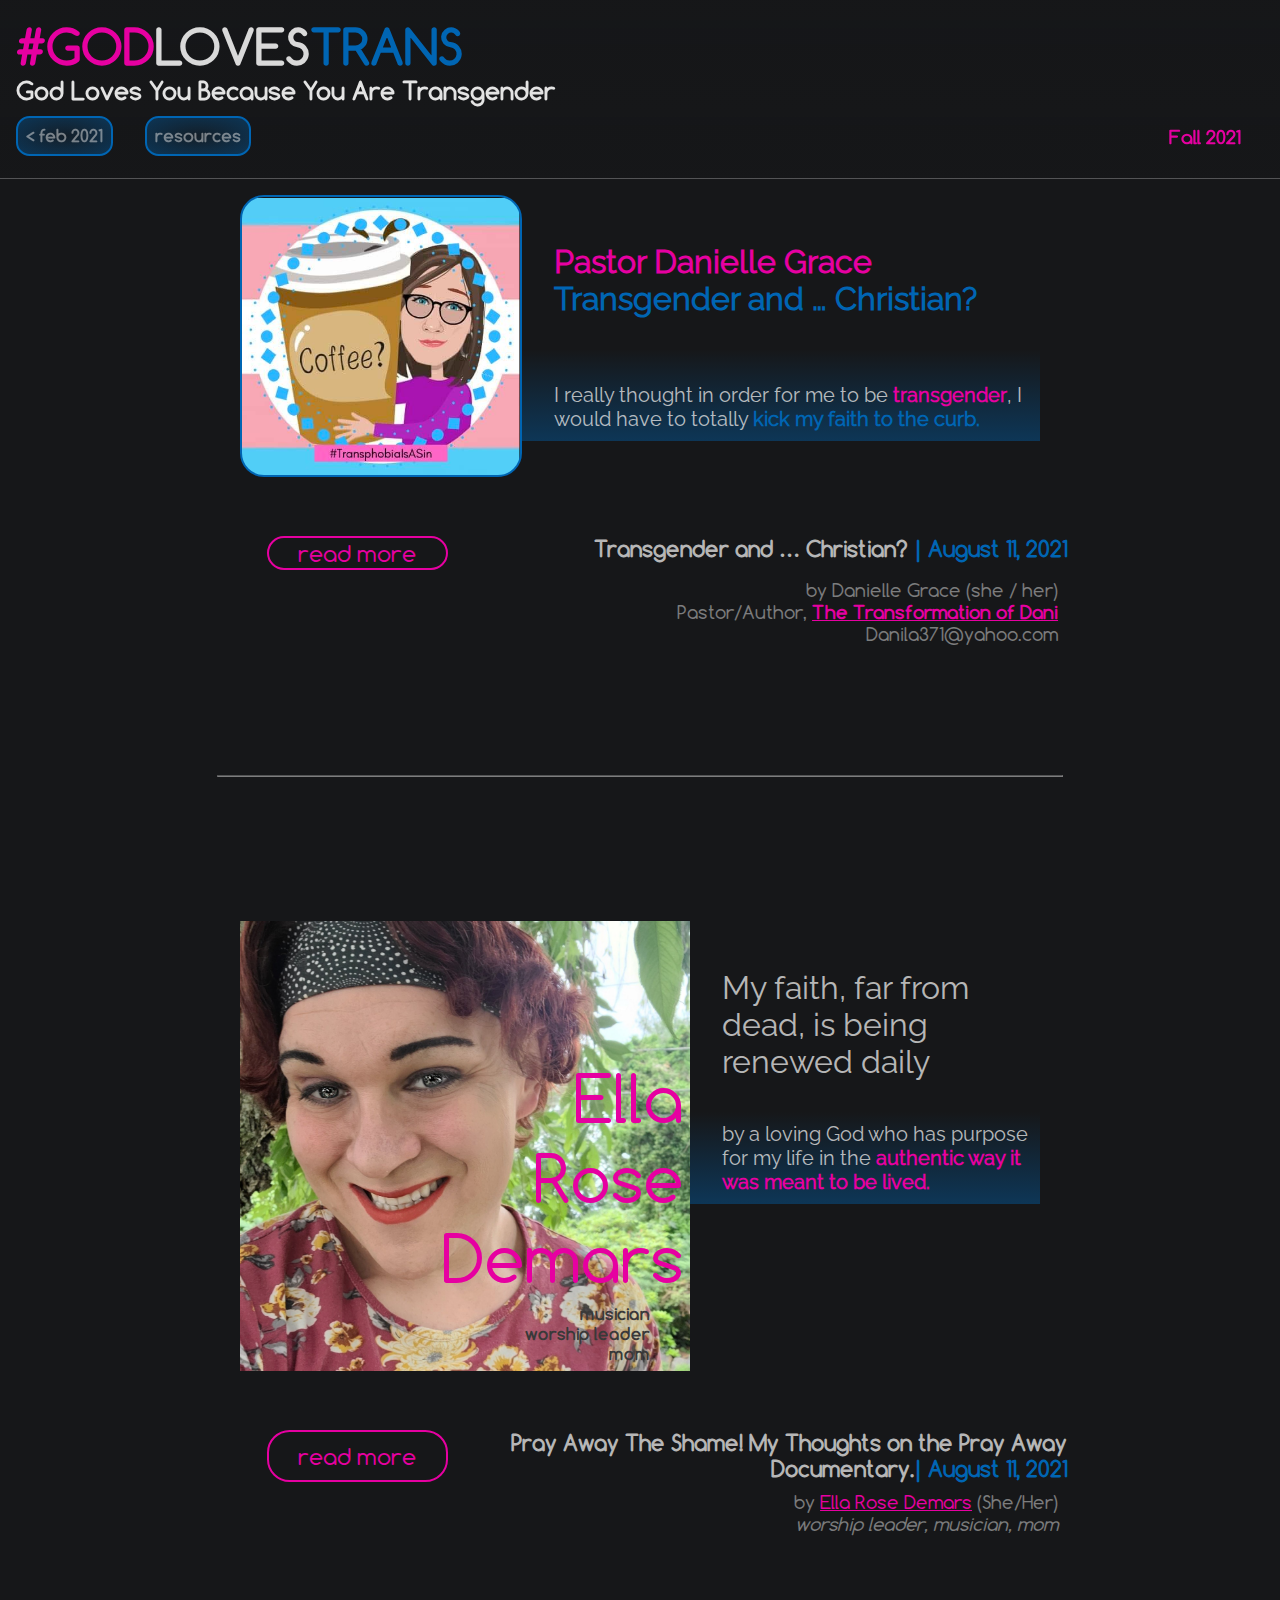
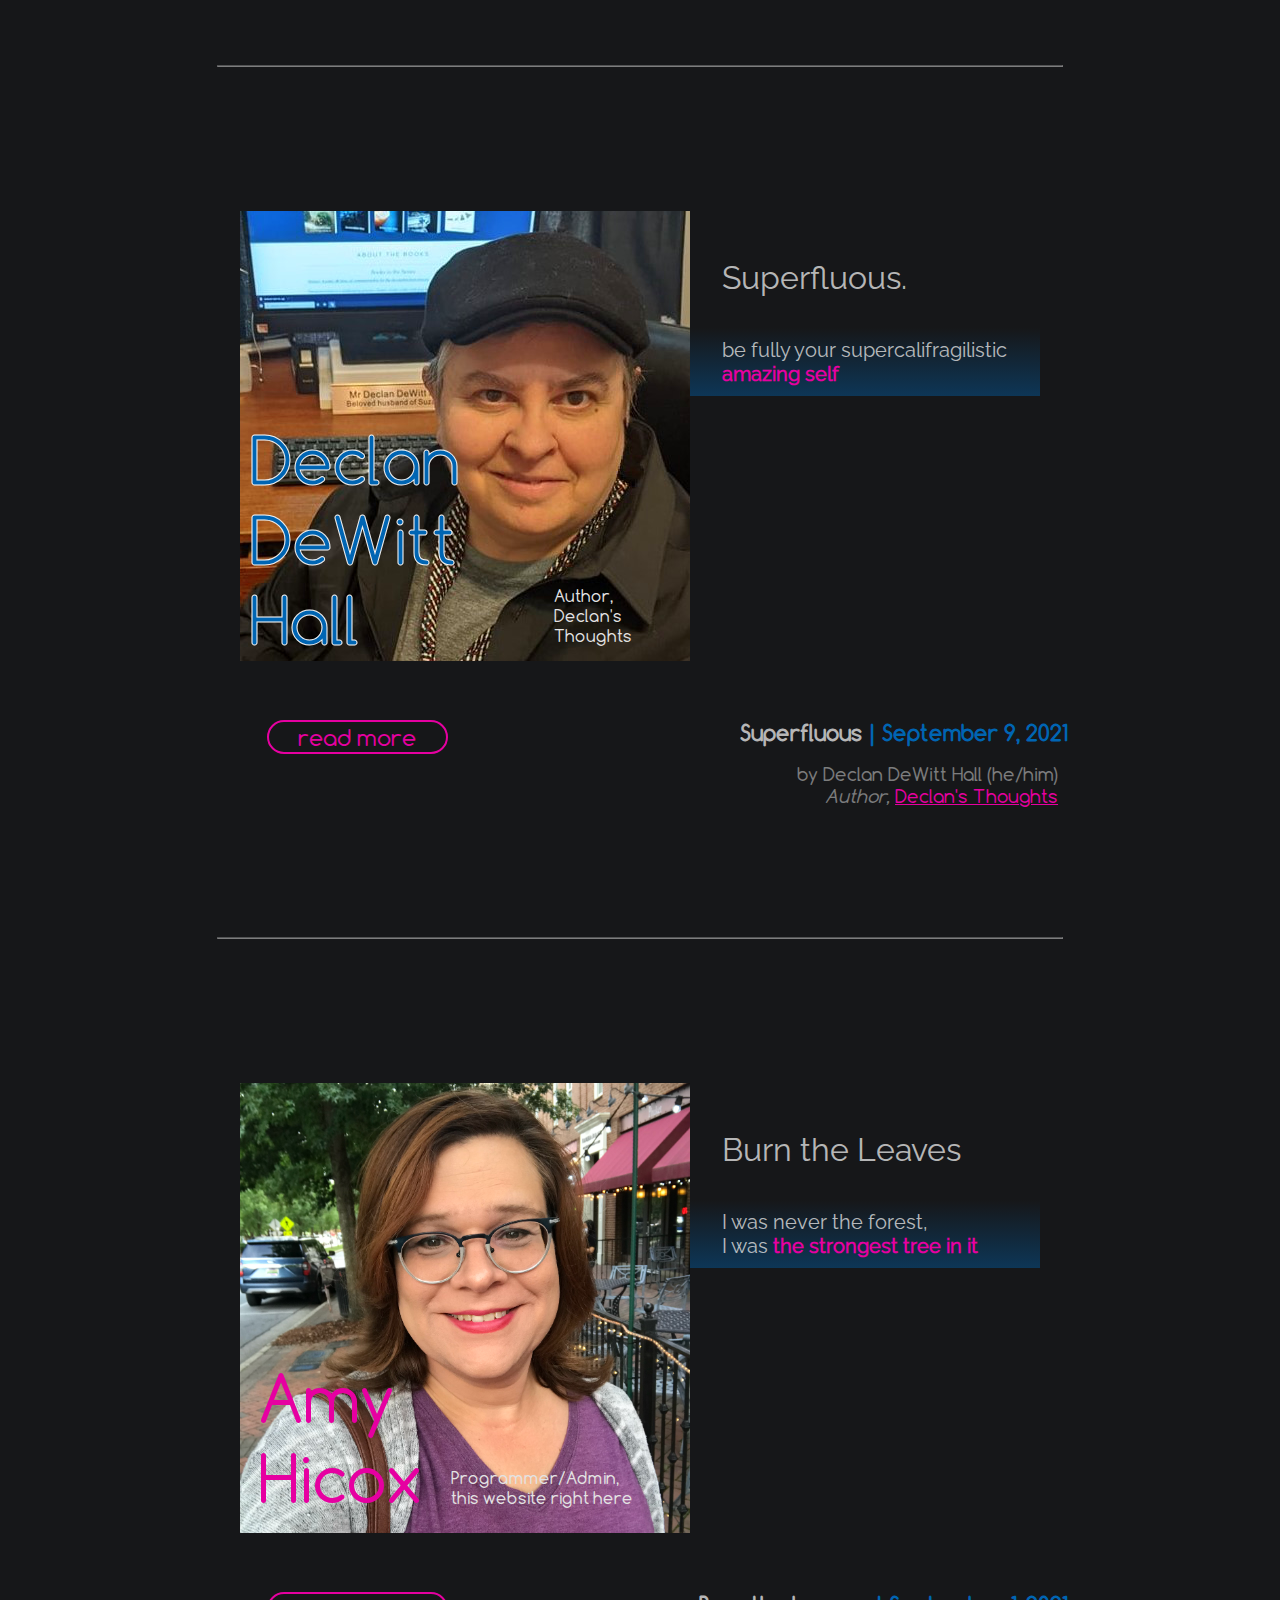
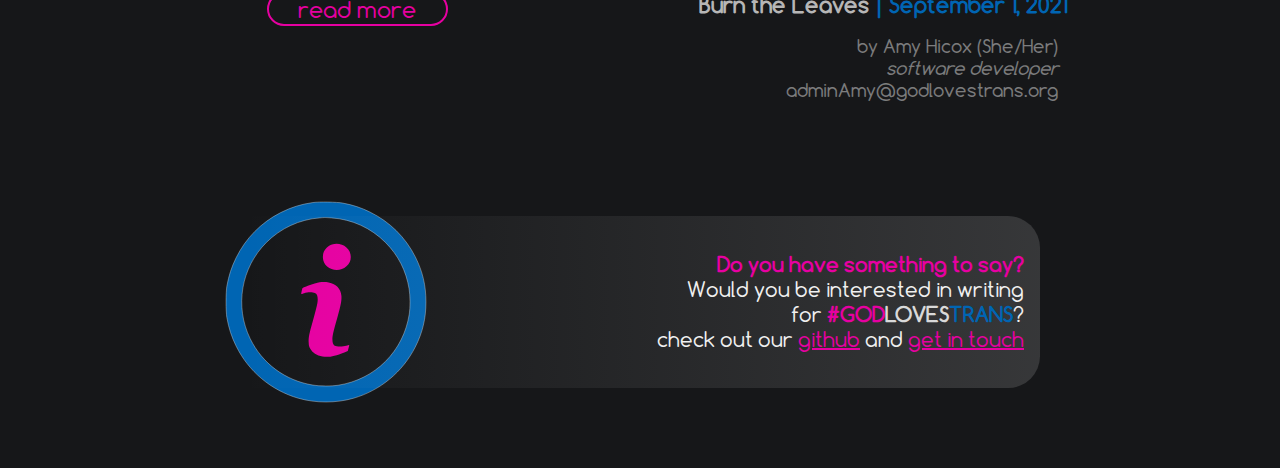
<file: issues/sep21/index.html>
<!DOCTYPE html>
<html lang="en">
<head>

    <!-- Global site tag (gtag.js) - Google Analytics -->
    <script async src="https://www.googletagmanager.com/gtag/js?id=G-KPHME06JXX"></script>
    <script>
      window.dataLayer = window.dataLayer || [];
      function gtag(){dataLayer.push(arguments);}
      gtag('js', new Date());

      gtag('config', 'G-KPHME06JXX');
    </script>

    <meta charset="utf-8" />
    <meta property="og:site_name" content="#godlovestrans" />
    <meta property="og:title" content="God Loves You Because You're Transgender" />
    <meta property="og:description" content="For Trans People, By Trans People" />
    <meta property="og:image" content="https://godlovestrans.org/issues/sep21/gfx/siteSocialShareG.png" />
    <meta property="og:url" content="https://godlovestrans.org/issues/sep21" />
    <meta property="og:type" content="website" />




    <link rel="stylesheet" type="text/css" href="./index.css">
    <!-- start it up -->
    <script type="text/javascript">
        document.addEventListener("DOMContentLoaded", function(evt){

            /*
                by default, buttons are hidden and all sections are expanded
                IF the client has javascript enabled, this will get executed
                collapsing evertything, setting up and showing buttons.

                this should be the approach of the entire project.
                accessibility above all else.
            */
            // setup all of the articleContainers with collapsable sections
            document.body.querySelectorAll('.articleContainer').forEach(function(articleContainer){
                // if the article has a fold
                let fold = articleContainer.querySelector('div.fold');
                if (fold instanceof Element){

                    // if the article has an articleToggler button, collapse the section and setup the button
                    let btn = articleContainer.querySelector('button.articleToggler');
                    if (btn instanceof Element){
                        // snag the expanded dimensions before we collapse
                        let expHeight = articleContainer.getBoundingClientRect().height;

                        // default collapse the section
                        articleContainer.dataset.open = "false";

                        // hook up the button
                        btn.style.visibility = 'visible';
                        btn.addEventListener('click', function(e){
                            // shenanigans for jazzhands
                            fold.style.maxHeight = (articleContainer.dataset.open == "true")?'0px':`${expHeight}px`;

                            // toggle it (no jazzhands)
                            articleContainer.dataset.open = (articleContainer.dataset.open == "true")?"false":"true";
                        });
                    }
                }
            });


            /*
                auto-collapsing header jazzhands
            */
            var hdrStuff = document.querySelector('.titleCard .toggleOnScroll');
            var lastScrollY = 0;
            var up = false;
            var newPos = 0;
            var scrollThreshold = 30;
            if (hdrStuff instanceof Element){
                var hdr = document.querySelector('.titleCard');
                hdrStuff.dataset.restoreheight = hdrStuff.clientHeight;
                hdrStuff.dataset.collapse = 'false';
                hdrStuff.style.maxHeight = `${hdrStuff.clientHeight}px`;

                // toggle it function
                function toggleHdrStuff(collapse){
                    if (collapse === true){
                        if (hdr.dataset.collapse == 'false'){
                            hdrStuff.style.maxHeight = `0px`;
                            hdr.dataset.collapse = 'true';
                        }
                    }else{
                        if (hdr.dataset.collapse == 'true'){
                            hdrStuff.style.maxHeight = `${hdrStuff.dataset.restoreheight}px`;
                            hdr.dataset.collapse = 'false';
                        }
                    }
                }

                // add a click handler
                if (hdr instanceof Element){
                    hdr.addEventListener('click', function(){
                        toggleHdrStuff((! (hdr.dataset.collapse == 'true') ));
                    });
                }

                // add the scroll handler
                document.addEventListener('scroll', function(evt){
                    if (lastScrollY > 0){
                        let newDir = (window.scrollY < lastScrollY);
                        if (newDir != up){ newPos = window.scrollY; }
                        up = newDir;
                    }
                    lastScrollY = window.scrollY;
                    if (Math.abs(lastScrollY - newPos) > scrollThreshold){
                        toggleHdrStuff(! up);
                    }
                });
            }
        });
    </script>
</head>
<body>
    <div class="titleCard" data-collapse="false">
        <h1 class="glt"><span style="color: rgb(230, 0, 161);">#GOD</span><span style="color: rgb(217, 217, 217);">LOVES</span><span style="color: rgb(0, 101, 179);">TRANS</span><span class="handle">&darr;</span></h1>
        <div class="toggleOnScroll">
            <h2 class="sbh">God Loves You Because You Are Transgender</h2>
            <div class="mnuBar">
                <div class="btnContainer">
                    <a href="../feb21/index.html">&lt; feb 2021</a>
                    <a href="../../resources">resources</a>
                </div>
                <h3 class="iss">Fall 2021</h3>
            </div>
        </div>
    </div>

<div class="bdyCtr">

    <!-- article #1 -->
    <div class="articleContainer">
        <div class="article">
            <div class="callout" data-author="danielleGrace">
                &nbsp;
            </div>
            <div class="articleBody">
                <p class="miniQuote">
                    <span class="highlight">Pastor Danielle Grace</span><br>
                    <span class="lowlight">Transgender and … Christian?</span>
                </p>
                <p class="medPimpin">
                    &nbsp;<br>
                    I really thought in order for me to be <span class="highlight">transgender</span>,
                    I would have to totally <span class="lowlight">kick my faith to the curb.
                    &nbsp;<br>
                </p>
                <div class="fold">
                    <p class="miniQuote">
                        This morning I was watching <a class="highlight" href="https://www.youtube.com/c/PastorJune/featured">Pastor June Joplin’s</a> most recent YouTube update on her life and ministry
                         and she mentioned that there are transgender people who are Christian, sometimes to the shock and dismay of others
                     </p>

                    <p>
                        She, as a transgender woman, is also a pastor who publicly came out in a message and in short order was fired from her church.
                        Thankfully she found an amazing opportunity to minister again through MCC-Toronto.
                    </p>
                    <p>
                        Going back to that idea of being both transgender and christian. There are a lot of people, and I mean A LOT of people, who
                        believe that ne’er the twain shall meet. In other words, you cannot be both transgender and also be a christian in their mind.
                        These are the same people that have such a small box for their god that they have already ruled that anyone who falls into the
                        spectrum of being LGBTQ+ is obviously “lost” and their souls are endangered.
                    </p>
                    <p>
                        For me, growing up with a religious background, this worried me. When I found personal faith as an 18 year old college student
                        I hoped that faith would not only save me but also “fix” me or “heal” me of what I had assumed was a perversion or sin. Those
                        ideas weren’t natural, they were sadly forced upon into my mind through years of evangelical preaching and teaching.
                    </p>
                    <p>
                        <span class="highlight">I’ll be honest, I really thought in order for me to be transgender I would have to totally kick my faith to the curb.</span>
                        Be it the catholic church I grew up in, or the baptist church I found myself in later in life; I didn’t see where christian faith
                        and being transgender could ever survive. It probably didn’t help that the few times I came across someone who was transgender
                        while growing up in the 70’s and 80’s, usually in the media, they weren’t presented in a way that proclaimed “God loves me as
                        I am.” Honestly, it was usually because they were taught that God hates them.
                    </p>
                    <div class="gfxFloatCtr"><img src="./gfx/cross.png" width="395" height="310" /></div>
                    <p>
                        When I was in seminary in the mid 90’s I was finding my way around the growing World Wide Web and as a result exploring things
                        that I had thought and felt most of my growing years. That is also when I discovered a new to me term, it was “transgender.”
                        That one made a lot more sense to me than the terms I heard growing up. One was <span class="highlight">“transsexual”</span> which made me think that that who
                        I was all about who I wanted to sleep with. The other was <span class="highlight">“transvestite”</span> which I heard as a kid in the early and mid 1970’s and
                        even to my unknowing ears it sounded derogatory at best.
                    </p>
                    <p class="bigQuote">
                        But <span class="highlight">transgender</span>, that made sense to me.
                    </p>
                    <p>
                        Gender being the societal norms of male and female that we were taught and ingrained in
                        us. In elementary school the boys played here and the girls played there. In middle school the boys played football and the girls
                        did cheer or dance, maybe volleyball. In high school the boys had their locker room and the girls had theirs. And of course there
                        was always those dress codes which seemed to favor keeping the boys and their raging hormones under control at the expense of the
                        comfort of the girls.
                    </p>
                    <p>
                        I didn’t have to do much research back then to realize that transgender is what I was, it is who I am. When I did my first
                        round of gender therapy online in 2019 it was only confirmed, along with gender dysphoria. I wish I could say I accepted
                        myself at that time, but it was still a work in progress that I’m still working on.
                    </p>
                    <p>
                        Around the same time, in the mid 90’s, when I discovered what being transgender meant I began to explore the idea of being
                        trans and also being a christian. Could I really follow the Jesus who I trusted when I was 18 and still be transgender? Could
                        God love me if I would eventually pursue transition or would I have to keep that side of me stuffed in a closet and pray that
                        it never comes out? Thankfully I found my answer through Yahoo Groups.
                    </p>
                    <p>
                        Oh, I’m so dating myself here, aren’t I? Some of us remember the Yahoo Groups, set up similar to groups you find on Facebook
                        now, except it was through the Yahoo web service. It was in Yahoo Groups I found a group called <span class="highlight">“Transgender Christians”</span>,
                        organized by a woman who is trans herself, but also actively involved in her local church…an evangelical church if I recall
                        correctly of all places! I recently messaged her to thank her for that early work she did because it might have helped save
                        my life more than once.
                    </p>
                    <p>
                        Over the next 15-20 years I would find myself entering and exiting that group as I tried to accept myself as transgender and
                        then allow guilt and shame to lead me to a purge of those things that helped me find wholeness. And every time I went back in,
                        there was a sense of acceptance by those who like me struggled to reconcile to the two, but hung on to faith none the less.

                        Isn’t that what a church should be like any way? We come together, unite with our struggles and find someone in common that builds
                        our faith.
                    </p>
                    <p class="bigQuote">
                       Could I really follow the Jesus who I trusted when I was 18 and still be transgender? Could
                       God love me if I would eventually pursue transition or would I have to keep that side of me stuffed in a closet and pray that
                       it never comes out?
                    </p>
                    <p>
                        I’ll be honest, if it weren’t for the deconstruction of my strong evangelical, borderline calvinist views of faith, I might not
                        be where I am today in terms of self acceptance. I hated myself for being transgender and didn’t see how I can truly call myself a
                        “christian” by letting that “sin of being transgender” define me. But once those theological blinders came off and grace became
                        more of a reality to me, I rediscovered a faith that is stronger today than ever.
                    </p>
                    <p class="miniQuote">
                        I am Danielle Grace, and <span class="highlight">I am a transgender woman and I am a follower of Jesus.</span> Accepting myself as the previous has grown me in the
                        latter. And while others might doubt my salvation and condemn me to the “hell” they have created in their minds, I know who I am.
                        And it is in that faith I believe the words I read in Romans 8:37-39 to be true:
                    </p>
                    <p class="scriptureQuote">
                        “No, in all these things we are more than conquerors through him who loved us. <br><br><sup>38</sup> For I am convinced that neither death nor life,
                        neither angels nor demons, neither the present nor the future, nor any powers, <br><br><sup>39</sup> neither height nor depth, nor anything else in
                        all creation, will be able to separate us from the love of God that is in Christ Jesus our Lord.” (NIV)
                    </p>
                    <p>
                        My hope and my faith is built on that love that says God loves me so much that They were willing to wrap Themselves in flesh and
                        die for me!
                    </p>
                    <p>
                        Can you be transgender and be a christian? Absolutely!
                    </p>
                </div>
            </div>
            <div class="articleMeta">
                <div class="hdr">
                    <button class="articleToggler"><span class="action">read</span></button>
                    <h3 class="title">Transgender and … Christian? <span class="lowlight">| August 11, 2021</span></h3>
                </div>
                by Danielle Grace (she / her)<br>
                Pastor/Author, <a href="https://danitransformation.home.blog" class="highlight">The Transformation of Dani</a><br>
                Danila371@yahoo.com
            </div>
        </div>
    </div>




    <!-- an article separator of some kind -->
    <hr>


    <!-- article #2 -->
    <div class="articleContainer">
        <div class="article">
            <div class="callout" data-author="ellaRoseDemars">
                <div class="author">
                    Ella<br>
                    Rose<br>
                    Demars
                </div>
                <div class="authorMeta">
                    musician<br>
                    worship leader <br>
                    mom
                </div>
            </div>
            <div class="articleBody">
                <p class="miniQuote">My faith, far from dead, is being renewed daily</p>
                <p class="medPimpin">
                    by a loving God who has purpose for my life in the
                    <span class="highlight">authentic way it was meant to be lived.</span>
                </p>

                <div class="fold">
                    <p class="miniQuote">Last night I watched <a href="https://youtu.be/tk_CqGVfxEs">Pray Away</a>, a documentary which thouroughly examined the history of a popular conversion therapy ministry.</p>

                    <p>
                        The film follows several figures and their lives/involvement with the ministry and others like it. This isn't a film review or analysis, and will contain no spoilers and little direct reference.
                        <span class="lowlight">I can't begin to describe how closely I related to almost every person involved</span>, including the hurt and humiliation associated with such toxic so called theology
                        that does untold harm regardless of misguided intentions. <span class="highlight">I believed for many years that I was under what I perceived as being God's righteous judgement as due punishment
                        for dabbling in my true authentic self.</span> I truly thought that my divorce, depression, and other various struggles in life were a direct result of both exploring my gender identity and openly
                        affirming lgbtq people. I was convinced that the only remedy was to run in the opposite direction, and embrace the image of masculinity I had been told would save me. It's a good thing I never got
                        involved in a group like Exodus, as I can only imagine the self hate and damage I would have continued to wreak upon myself bit possibly others.
                    </p>
                    <div class="gfxFloatCtr"><img src="./gfx/ellaRoseLiveGig.png" width="395" height="500" /></div>
                    <p>
                        Instead I retreated into an internal crusade of self hate mostly from a distance. I would listen to transphobic, anti gay sermons and truly believed it made me more holy. As someone who began their faith journey as a liberal sixteen year old, I slowly descended into a more fundamentalist, less inclusive mindset which I perceived as truth. Anyone who disagreed was heretical and enslaved to the world.
                    </p>
                    <p class="miniQuote">
                        I say with deep shame and a sincere universal policy that I found myself becoming angry when I saw gay couples or anyone displaying even the slightest hint of gender non-conformity. If a queer person was featured on a tv show, I would storm out of the room.
                    </p>
                    <p>
                        Thankfully my former church never organized any kind of conversion therapy groups that I know of. Still, you heard the same ideas and hurtful comments thrown around occasionally in studies and sermons.
                        There was this sense of urgency to protect what they saw as traditional biblical families. I myself was convinced that if I was able to start a new family, allbeit blended, that all of these things I
                        think I needed and wanted would fall into place. I nearly made that mistake, having an engagement fall to pieces shortly before I came to peace with the truth that <span class="highlight">my God given identity were a gift to
                        be embraced.</span> Until then, I was convinced that being trans and queer was a sinful side of me that needed to be repressed and avoided just as much as my drinking.
                    </p>
                    <p class="bigQuote">
                        However, unlike my alcoholism, being LGBTQ
                        wasn't sinful or self destructive. Instead, <span class="highlight">denying that truth did untold harm</span> to my mental health and capacity to love and care for others.
                    </p>
                    <p>
                        In early 2020 I stopped believing I was inherently wicked and as a result of this toxic theology assumed my faith was just as dead as my birth name. I was astonished at how wrong I was.
                        Queer people of faith came out of the woodwork to support me. I met so many believing trans people through a church fb group, many of which came from a similar spiritual background.
                        <span class="highlight">I had no idea how many queer people identified as Christians</span>, nor how many straight, cis believers were out there enthusiastically offering their kindness and affirmations. I learned
                        about how certain scriptures have been mistranslated, misinterpreted, and misused throughout the years, and the new wave of inclusion sweeping churches of various denominations.
                    </p>
                    <p class="bigQuote">
                        My faith,
                        far from dead, is being renewed daily by a loving God who has purpose for my life in the authentic way it was meant to be lived.
                    </p>
                    <p>
                        I've had the opportunity to help out with worship music and have been interviewed by churches working towards inclusion. Beyond ministry opportunities I've been blessed with rich, meaningful fellowship with others on a similar path.
                    </p>
                    <p>
                        I really don't know what more I could say about this film, other than it was incredibly powerful and at times hard to watch. I believe everyone should see it, whether they identify as LGBTQ, Christian, both, or anywhere in between. It's important to understand how harmful and in some instances even deadly this type of practice is, no matter how loving and kindhearted it's portrayed to be. It would be incredibly difficult for anyone to remain skeptical about the damage done by these kinds of programs after watching this film. Conversion therapy is a lie from the pit of hell, one which continues to manifest itself across churches and individuals without regard for the needless suffering it produces.
                    </p>
                    <p>
                    <p class="bigQuote">
                        National Suicide Prevention Lifeline<br>
                        <a href="https://suicidepreventionlifeline.org/">suicidepreventionlifeline.org</a><br>
                        <a href="tel://800-273-8255">800-273-8255</a><br><br>
                        <a href="https://thetrevorproject.org">The Trevor Project</a><br>
                        <a href="https://freedhearts.org">freedhearts.org</a>
                    </p>
                </div>
            </div>
            <div class="articleMeta">
                <div class="hdr">
                    <button class="articleToggler"><span class="action">read</span></button>
                    <h3 class="title">Pray Away The Shame! My Thoughts on the Pray Away Documentary.<span class="lowlight">| August 11, 2021</span></h3>
                </div>
                by <a href="https://www.facebook.com/daniel.demars.5">Ella Rose Demars</a> (She/Her)<br>
                <i>worship leader, musician, mom</i><br>
            </div>
        </div>
    </div>




    <!-- an article separator of some kind -->
    <hr>


    <!-- article #3 -->
    <div class="articleContainer">
        <div class="article">
            <div class="callout" data-author="ddw">
                <div class="author">
                    &nbsp<br>
                    Declan<br>
                    DeWitt Hall
                </div>
                <div class="authorMeta">
                    Author, <br>
                    Declan's Thoughts
                </div>
            </div>
            <div class="articleBody">
                <p class="miniQuote">Superfluous.</p>
                <p class="medPimpin">
                    be fully your supercalifragilistic <span class="highlight">amazing self</span>
                </p>

                <div class="fold">

                    <p class="scriptureQuote">
                        <span class="lowlight">Superfluous</span><br><br>
                        ADJECTIVE<br>
                        Something that is superfluous is unnecessary or is no longer needed.<br><br>
                        &quot;My presence at the afternoon's proceedings was <span class="lowlight">superfluous</span>.&quot;
                    </p>

                    <p class="miniQuote">Born almost sixty years ago into the body of a stranger named Diane, I spent a lot of time presenting and pretending to be female.
                    It was exhausting and unnatural, though looking back I may have deserved an Emmy.</p>

                    <p class="bigQuote">
                        I can hear the announcer bellowing my award:<br><br>
                        "For his role as Diane, the Emmy goes to Declan DeWitt Hall!"<br><br>
                        <span class="highlight">The crowd cheers and I cry inside.</span>
                    </p>


                    <p>As we get older we're taught that pretending is supposed to be tossed to the side. Well, let me tell you my pile of pretending
                    was pretty high.</p>

                    <p>Just for fun let's call my gender identity "deckles." Diane was bursting from the seams with deckles. I was like a wet dog
                    shaking off and everyone was getting splashed with deckles. Oddly, no one admitted to noticing. They enabled my pretense
                    despite being soaked by my deckleness. To this day many people who have known me my whole life would say they never saw
                    my transitioning coming. They refuse to see Declan.</p>

                    <p class="lowlight">People only see what they want to see or what we permit them to see.</p>

                    <p>Little did I know twelve years ago that was all about to change when I met my beloved Suzanne in church. She saw ME.</p>

                    <p>An odd thing happens when someone loves you so much they only want what is best for you;
                    <span class="highlight">you are free to be fully and totally you.</span>
                    Declan still hides behind Diane some days but that's because of the world outside our home.</p>

                    <p class="bigQuote">I am on a journey as we all are. It's called <span class="lowlight">becoming</span>.<br><br><span class="highlight">We were all loved into being by the Divine</span>, and then watered and grown
                    through more love.</p>

                    <p>Diane is becoming superfluous, which opens the door for Declan to be supercalifragilistic. May you meet people who see you,
                    welcome you, and encourage you to be fully your supercalifragilistic amazing self!</p>

                </div> <!-- end of the fold -->
            </div>
            <div class="articleMeta">
                <div class="hdr">
                    <button class="articleToggler"><span class="action">read</span></button>
                    <h3 class="title">Superfluous <span class="lowlight">| September 9, 2021</span></h3>
                </div>
                by Declan DeWitt Hall (he/him)<br>
                <i>Author, </i><a href="https://declanstransition.blogspot.com/">Declan's Thoughts</a>
            </div>
        </div>
    </div>



    <!-- an article separator of some kind -->
    <hr>


    <!-- programmer's footnote -->
    <div class="articleContainer">
        <div class="article">
            <div class="callout" data-author="ahicox">
                <div class="author">
                    &nbsp;<br>
                    Amy <br>Hicox
                </div>
                <div class="authorMeta">
                    Programmer/Admin, <br>
                    this website right here
                </div>
            </div>
            <div class="articleBody">
                <p class="miniQuote">Burn the Leaves</p>
                <p class="medPimpin">
                    I was never the forest,<br>I was <span class="highlight">the strongest tree in it</strong><br>
                </p>

                <div class="fold">

                    <p class="miniQuote">
                        When I launched this project back in February, we were just shy of a year into COVID-19
                        lockdown. One month shy, in fact. We have lost so much, and so many since then.<br><br>

                        words fail.<br><br>

                        It is not easy for anyone in the whole world right now.
                    </p>
                    <p>
                        Against a backdrop of our world careening toward just about every imaginable calamity, a centering of
                        ourselves and our conerns (that is, the experiene of trans people of faith) seems somehow inappropriate, perhaps.
                        But then we really don't have the choice do we? It's not like we can wake up in the morning and just wish our trans away.
                    </p>
                    <p>
                        This is who we are, our experience of the world around us. Even of a world falling to pieces, it is our
                        own experience and though every journey is unique, there is so very much we have in common.
                    </p>
                    <p>
                        <span class="lowlight">What we go through is worth talking about</span>, especially as people of faith. The world will tell you, especially
                        if you come from a conservative evangelical background, that you are broken, that you are standing at a distance
                        from God, by acquiescing to the nature they gave you, and that you have to choose between being who you are,
                        and being loved by God. <span class="lowlight">That you have to choose between mental health and spiritual health.<span>
                    </p>
                    <p class="miniquote">
                        If this batch of articles has a theme, it is this: <span class="highlight">you don't have to choose.</spam>
                    </p>
                    </p>
                    <p class="actualQuote">
" <span class="highlight">Marginalized identities, to survive,
have to get in touch with their divinity</span>

to survive, they have to say:

    "I'm worth staying around,
    I'm worth keeping around,
    <span class="highlight">I'm worth living</span>"

and to be able to say that to yourself
as a marginalized identity, when the
world is telling you that you're not
worth anything ...

you have to come to
<span class="highlight">finding worth within</span>
because the world will tell you
the worth is not inside
so you have to find it

and you won't find it out there "


            Jo Luehman
            <a href="https://youtu.be/UquyGgZI20w?t=1531">GracePointe Church 8/15/21</a>
                    </p>
                    <p>
                        <span class="lowlight">It is a mater of survival, or at least I can say in my own experience it has decidedly been so.</span>
                        Jo's talk was brilliant, I cannot recommend enough, giving yourself 20 minutes or so to watch it. In the
                        talk, she draws a parallel between the leaves of Adam and Eve hiding themselves from God in the book
                        of Genesis to those "leaves" we cover our insecurities with in every day life ... and she advises
                        to burn them.
                    </p>
                    <p class="bigQuote">
                        Burn the leaves.
                    </p>
                    <p>
                        what a beautiful metaphor ... and one to which I'd wager nearly every trans person can relate all too well.
                    </p>
                    <p>
                        Friends, as we walk this path of transition, know that God (however you perceive them) is for you, is with you,
                        and is in you. I hope you find this batch of articles a comfort on your journey.
                    </p>
                    <p>
                        Until next time, I want to leave you with a poem of sorts that I wrote in a difficult moment,
                        world seemingly crashing down around me, one very stressed and dysphoric evening in early July:
                    </p>


<p class="poetry">
<span class="highlight">Transition is a fire</span>,
clearing the way
for the most durable tree in the forest
to bloom and grow without limit.

The part of you that remains
is the part of you that <span class="highlight">cannot be destroyed</span>.

That soul in you
that always was, and always will be.

The now burnt forest in you,
is what any passing tourist
would have said that you were

<span class="highlight">before</span>

because in those moments, to them ...
<span class="highlight">you actually were</span>.

When they paused in awe,
your majestic oaks,
the flocks of birds in your branches,
the moss and the dandelions and the flowers,

<span class="highlight">you heard them and you believed them</span>.

Though you knew it wasn’t the best part of you

— the most durable part —

it was beautiful.
And you wanted that for yourself.

<span class="highlight">So, now that it’s all gone to ash.</span>

There is the now present, and forever longed for
<span class="highlight">beauty of unfettered life</span>.

And there is grief
for the <span class="highlight">lost illusions</span>.

And there is the constant learning and relearning.

<span class="highlight">“I was never the forest
    I was the strongest tree in it”</span>

                        July 1, 2021
</p>
                    <!--
                    <p class="lowlight"> the lowlight quote! </p>
                    <p class="highlight"> the highlight quote! </p>


                    <p class="bigQuote">it's a big ol quote!<br><br>
                        <span class="highlight">highlight</span><br><br>tagline</p>
                    </p>
                    -->
<!-- end the fold -->
                </div>
            </div>
            <div class="articleMeta">
                <div class="hdr">
                    <button class="articleToggler"><span class="action">read</span></button>
                    <h3 class="title">Burn the Leaves <span class="lowlight">| September 1, 2021</span></h3>
                </div>
                by Amy Hicox (She/Her)<br>
                <i>software developer</i><br>
                adminAmy@godlovestrans.org
            </div>
        </div>
    </div>

<!-- site info -->
<div class="articleContainer siteInfo">
    <div class="article">
        <p>
            <span class="highlight">Do you have something to say?</span><br>
            Would you be interested in writing<br>
            for <strong><span style="color: rgb(230, 0, 161);">#GOD</span><span style="color: rgb(217, 217, 217);">LOVES</span><span style="color: rgb(0, 101, 179);">TRANS</span></strong>?<br>
            check out our <a href="https://github.com/SupaFuzz/godlovestrans">github</a> and <a href="mailto:adminAmy@godlovestrans.org">get in touch</a>
        </p>

    </div>
</div>




<!-- eeh ... uncomment if anyone gives af. they won't
    <div class="gdprStuff">
        this site does not use cookies nor does it store data on your computer other than visible content. However, we do use <a class="lowlight" href="https://analytics.google.com/analytics/web/">Google Analytics</a>
        to get an idea of who is coming to our site, where they came from, and what communities we can best serve. In the interest of full
        transparency, this notice fulfils <a class="lowlight" href="https://en.wikipedia.org/wiki/General_Data_Protection_Regulation">GPDR</a> requirements. If you object to our use of Google Analytics, we completely understand, and the site
        is still available to you. Simply disable javascript and reload the page, or install a browser tracking blocker such as
        <a class="lowlight" href="https://github.com/dhowe/AdNauseam/wiki/FAQ">AdNauseam</a><br><br>
        <div class="sig">
            thank you for your understanding,<br>
            -Admin Amy
        </div>
    </div>
-->
</div>


</body>
</html>
</file>
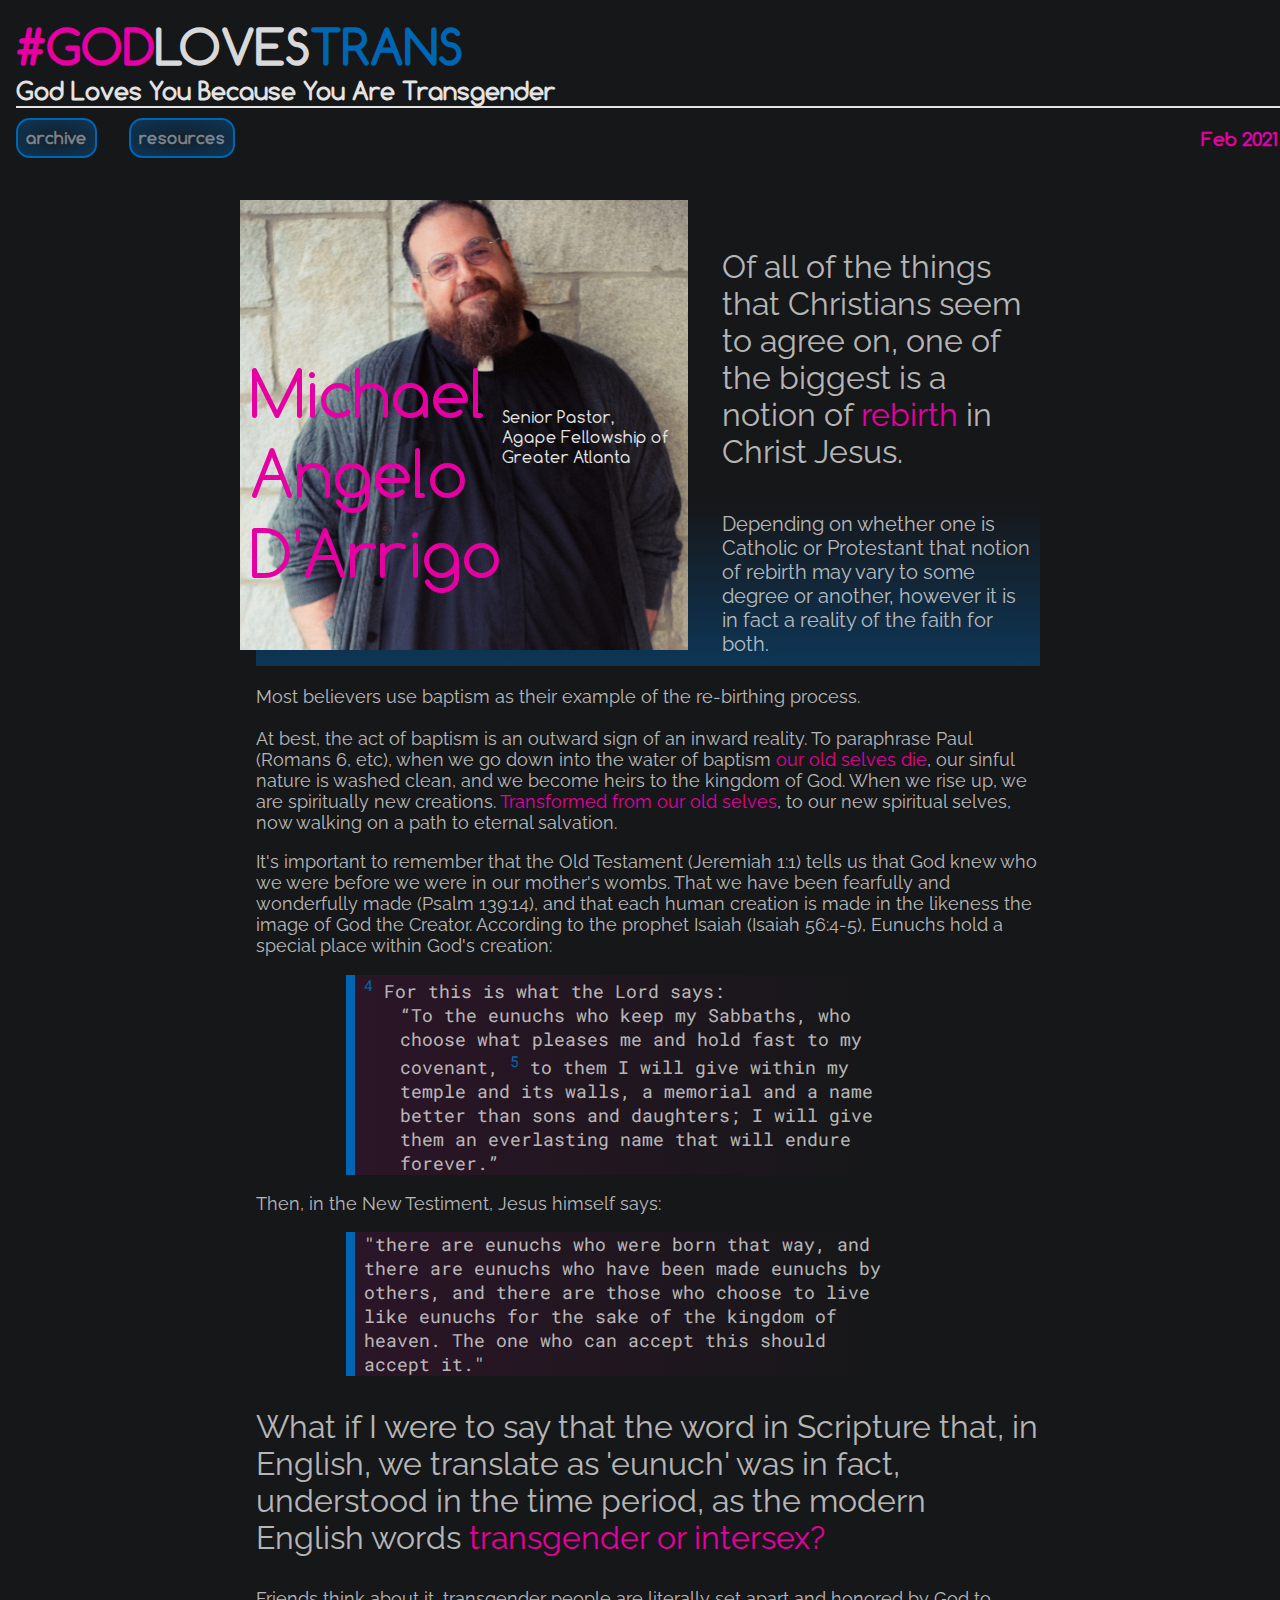
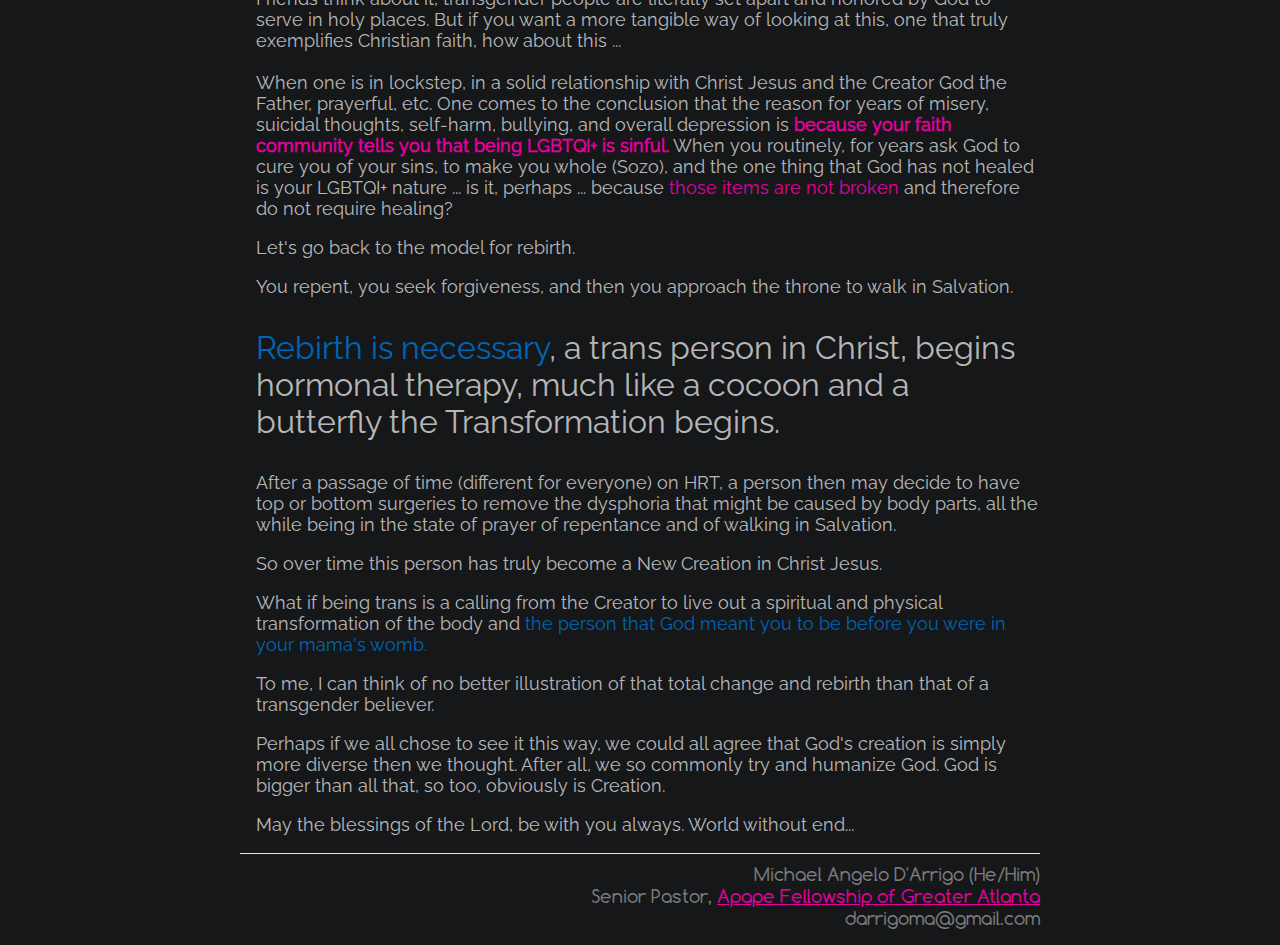
<file: sketch_a.html>
<!DOCTYPE html>
<html lang="en">
<head>
    <meta charset="utf-8" />
    <style>
        body {
            background-color: rgb(22, 23, 25);
            padding: 0;
            margin: 0;

        }
        @font-face {
            font-family: 'Comfortaa';
            src: url('./gfx/Comfortaa.woff2') format("woff2");
        }
        @font-face {
            font-family: 'Raleway';
            src: url('./gfx/raleway.woff2') format("woff2");
        }
        @font-face {
            font-family: 'Roboto';
            src: url('./gfx/roboto.woff2') format("woff2");
        }
        .titleCard {
            font-family: Comfortaa;
            width: 100%;
            padding: 1em;
        }
        .glt {
            font-size: 3em;
            margin: 0;
            padding: 0;
        }
        .sbh {
            margin: 0;
            padding: 0;
            color: rgb(227, 227, 227);
            border-bottom: 2px solid rgb(227, 227, 227);
        }
        .iss {
            text-align: right;
            margin-right: 1em;
            color: rgb(230, 0, 161);
        }
        .mnuBar {
            display: grid;
            grid-template-columns: auto 8em;
        }
        .btnContainer {
            place-items: center;
            display:flex;
        }
        .btnContainer a:hover {
            background: rgba(0, 101, 179, .8);
            color: rgba(227, 227, 227, .8);
        }
        .btnContainer a {
            margin-right: 2em;
            color: rgb(0, 101, 179);
            text-decoration: none;
            font-weight: bolder;
            padding: .5em;
            border: 2px solid rgb(0, 101, 179);
            border-radius: .85em;
            background: radial-gradient(rgba(0, 101, 179, .1), rgba(0, 101, 179, .4));
            color: rgba(227, 227, 227, .5);
        }
        .bdyCtr {
            display: grid;
            place-items: center;
            grid-template-columns: 1fr;
        }
        .articleContainer {
            margin: 1em 2em 1em 2em;
            max-width: 800px;
        }
        .callout {
            float: left;
            display: flex;
            place-items: center;
            width: 450px;
            height: 450px;

            /*height:  55vw;
            width:  55vw;
            */

            overflow: hidden;
            background: url('./gfx/mad.jpg');
            background-repeat: no-repeat;
            background-size: contain;
            font-family: Comfortaa;
            margin-right: 2em;
            margin-bottom: 2em;
        }
        .author {
            padding-top: 1.5em;
            padding-left: .15em;
            font-size: 4em;
            color: rgb(230, 0, 161);
        }
        .authorMeta {
            padding-top: 1.5em;
            color: rgb(227, 227, 227);
        }
        .articleBody {
            color: rgba(227, 227, 227, .8);
            padding-top: 1em;
            padding-left: 1em;
            font-family: Raleway;
        }
        p.miniQuote {
            font-size: 2em;
        }
        p.medPimpin {
            font-size: 1.25em;
            background: linear-gradient(rgba(0, 101, 179, 0), rgba(0, 101, 179, .4));
            padding: .5em;
        }
        .highlight {
            color: rgb(230, 0, 161);
        }
        .lowlight {
            color: rgb(0, 101, 179);
        }
        .break {
            clear: both;
        }
        .scriptureQuote {
            max-width: 66%;
            margin-left: 5em;
            padding-left: .5em;
            font-family: Roboto;
            border-left: .5em solid rgb(0, 101, 179);
            background: linear-gradient(to right, rgba(230, 0, 161, .1), rgba(230, 0, 161, 0))
        }
        .scriptureQuote sup {
            color: rgb(0, 101, 179);
        }
        .ind {
            margin-left: 2em;
            display:block;
        }
        p {
            font-size: 1.128em;
        }
        .articleMeta {
            width: 100%;
            border-top: 1px solid rgb(227, 227, 227);
            color: rgba(227, 227, 227, .5);
            text-align: right;
            font-family: Comfortaa;
            font-size: 1.128em;
            padding-top: .5em;
            }

    </style>
</head>
<body>
    <div class="titleCard">
        <h1 class="glt"><span style="color: rgb(230, 0, 161);">#GOD</span><span style="color: rgb(217, 217, 217);">LOVES</span><span style="color: rgb(0, 101, 179);">TRANS</span></h1>
        <h2 class="sbh">God Loves You Because You Are Transgender</h2>
        <div class="mnuBar">
            <div class="btnContainer">
                <a href="./archive">archive</a>
                <a href="./blah">resources</a>
            </div>
            <h3 class="iss">Feb 2021</h3>
        </div>
    </div>

<div class="bdyCtr">

    <div class="articleContainer">
        <div class="article">
            <div class="callout">
                <div class="author">
                    Michael <br>Angelo<br>D'Arrigo
                </div>
                <div class="authorMeta">
                    Senior Pastor, <br>
                    Agape Fellowship of Greater Atlanta
                </div>
                </a>

            </div>
            <div class="articleBody">
                <p class="miniQuote">
                    Of all of the things that Christians seem to agree on,
                    one of the biggest is a notion of <span class="highlight">rebirth</span> in Christ Jesus.
                </p>

                <p class="medPimpin">Depending on whether one is Catholic or Protestant that notion of
                rebirth may vary to some degree or another, however it is in fact a reality
                of the faith for both.</p>

                <p class="break">Most believers use baptism as their example of the re-birthing process. <br><br>
                At best, the act of baptism is an outward sign of an inward reality. To paraphrase Paul (Romans 6, etc),
                when we go down into the water of baptism <span class="highlight">our old selves die</span>, our sinful nature is washed clean, and we
                become heirs to the kingdom of God. When we rise up, we are spiritually new creations. <span class="highlight">Transformed from
                our old selves</span>, to our new spiritual selves, now walking on a path to eternal salvation.</p>

                <p>It's important to remember that the Old Testament (Jeremiah 1:1) tells us that God knew who we were before we were in
                our mother's wombs. That we have been fearfully and wonderfully made (Psalm 139:14), and that each human
                creation is made in the likeness the image of God the Creator. According to the prophet Isaiah (Isaiah 56:4-5), Eunuchs hold a special place within God's creation:</p>

                <p class="scriptureQuote">
                    <sup>4</sup> For this is what the Lord says:<br>
                <span class="ind">“To the eunuchs who keep my Sabbaths,
                    who choose what pleases me
                    and hold fast to my covenant,
                <sup>5</sup> to them I will give within my temple and its walls,
                    a memorial and a name
                    better than sons and daughters;
                I will give them an everlasting name
                    that will endure forever.”</span>
                </p>

                <p>Then, in the New Testiment, Jesus himself says:</p>
                <p class="scriptureQuote">
                    "there are eunuchs who were born that way,
                    and there are eunuchs who have been made eunuchs by others,
                    and there are those who choose to live like eunuchs for the sake of the kingdom of heaven. The one who can accept this should accept it."
                </p>

                <p class="miniQuote">
                    What if I were to say that the word in Scripture that, in English, we translate as 'eunuch' was in fact,
                    understood in the time period, as the modern English words <span class="highlight">transgender or intersex?</span>
                </p>

                <p>Friends think about it, transgender people are literally set apart and honored by God to serve in holy places.
                    But if you want a more tangible way of looking at this, one that truly exemplifies Christian faith, how about this ...<br><br>

                    When one is in lockstep, in a solid relationship with Christ Jesus and the Creator God the Father, prayerful, etc.
                    One comes to the conclusion that the reason for years of misery, suicidal thoughts, self-harm, bullying, and overall
                    depression is <strong class="highlight">because your faith community tells you that being LGBTQI+ is sinful.</strong>
                    When you routinely, for years ask God to cure you of your sins, to make you whole (Sozo), and the one thing that God has
                    not healed is your LGBTQI+ nature ...  is it, perhaps ...  because <span class="highlight">those items are not broken</span>
                    and therefore do not require healing?
                </p>

                <p>Let's go back to the model for rebirth.</p>

                <p>You repent, you seek forgiveness, and then you approach the throne to walk in Salvation.</p><p class="miniQuote"><span class="lowlight">Rebirth is necessary</span>,
                    a trans person in Christ, begins hormonal therapy, much like a cocoon and a butterfly the Transformation begins.</p>
                    <p>After a passage of time (different for everyone) on HRT, a person then may decide to have top or bottom surgeries to
                        remove the dysphoria that might be caused by body parts, all the while being in the state of prayer of repentance and
                        of walking in Salvation.<p>
                    <p>So over time this person has truly become a New Creation in Christ Jesus.</p>

                    <p>What if being trans is a calling from the
                        Creator to live out a spiritual and physical transformation of the body and <span class="lowlight">the person that God
                            meant you to be before you were in your mama's womb.</span></p><p>To me, I can think of no better illustration of that
                            total change and rebirth than that of a transgender believer.</p> <p>Perhaps if we all chose to see it this way, we could all agree that God's creation is
                        simply more diverse then we thought. After all, we so commonly try and humanize God. God is bigger than all that, so
                        too, obviously is Creation.</p>
                <p>May the blessings of the Lord, be with you always. World without end...</p>
            </div>
            <div class="articleMeta">
                Michael Angelo D'Arrigo (He/Him)<br>
                Senior Pastor, <a href="https://www.agapefellowshipatl.org/" class="highlight">Apape Fellowship of Greater Atlanta</a><br>
                darrigoma@gmail.com
            </div>
        </div>
    </div>
</div>

</body>
</html>
</file>
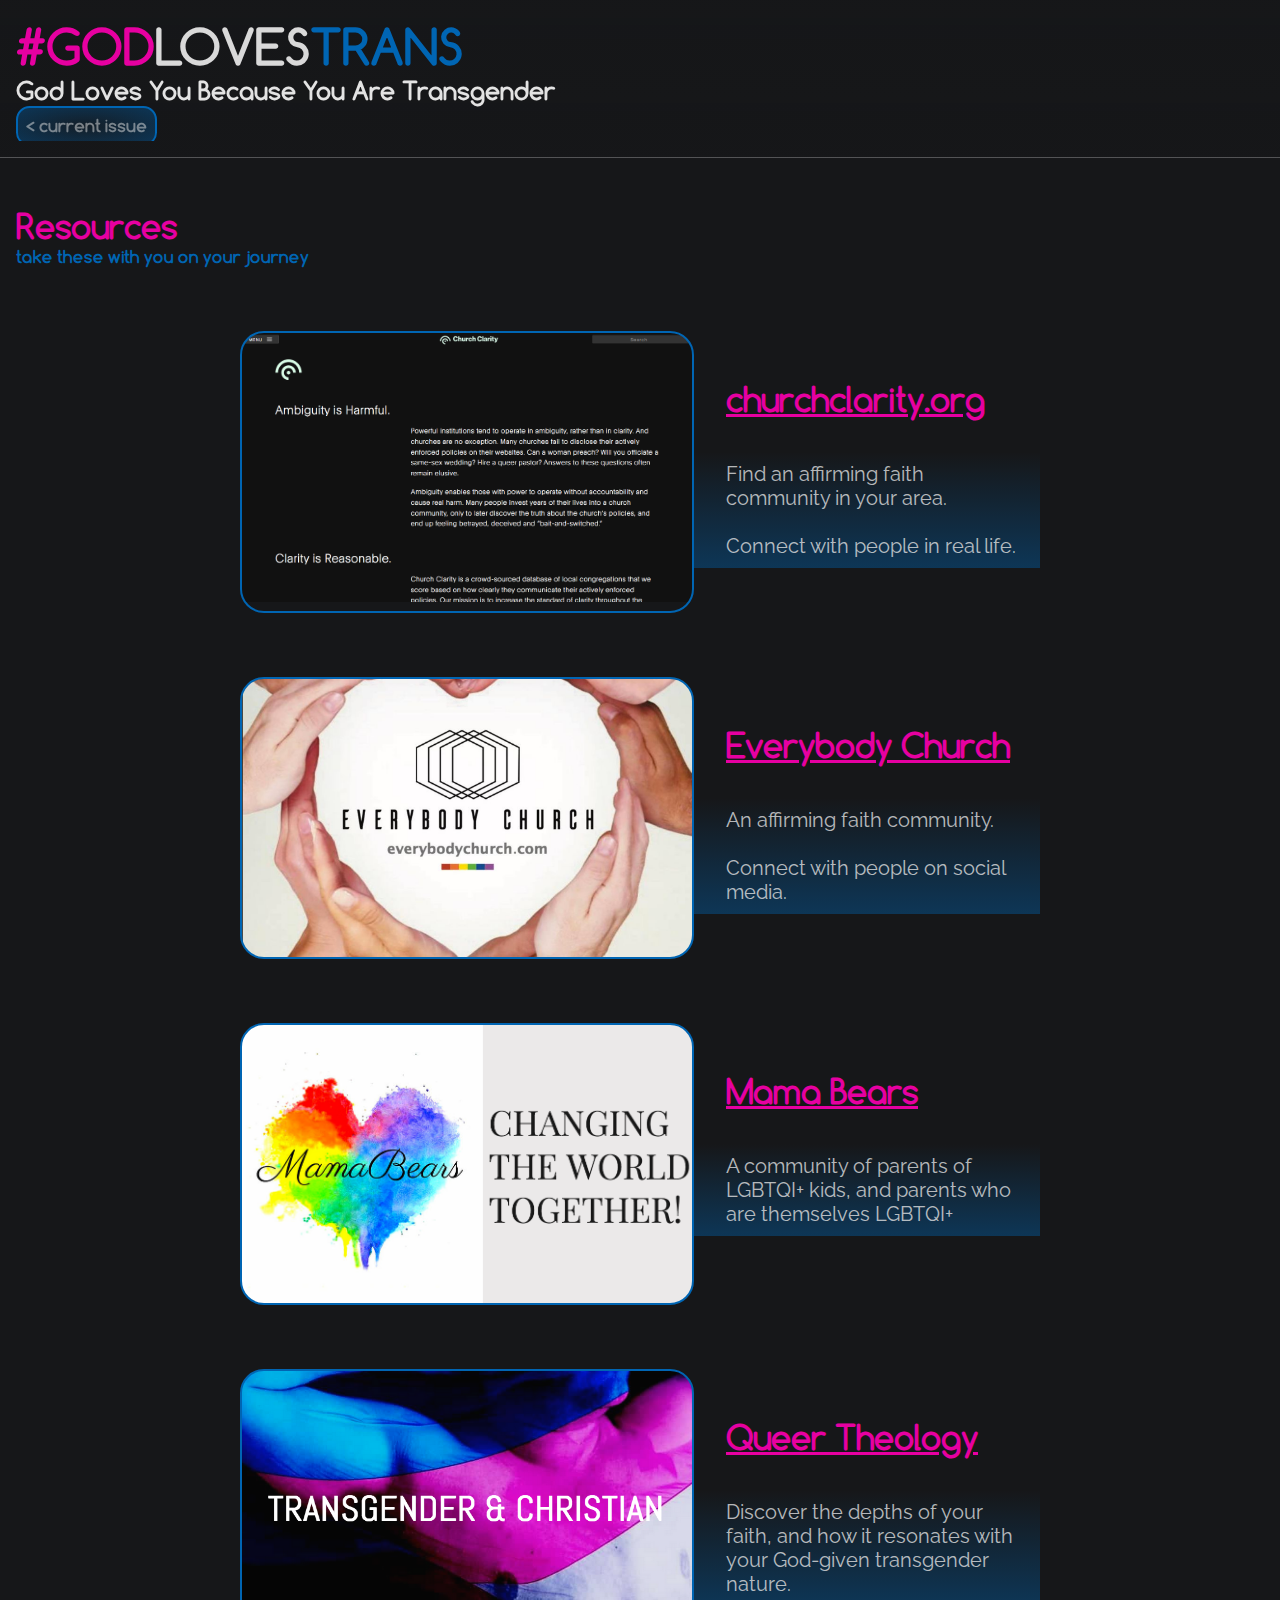
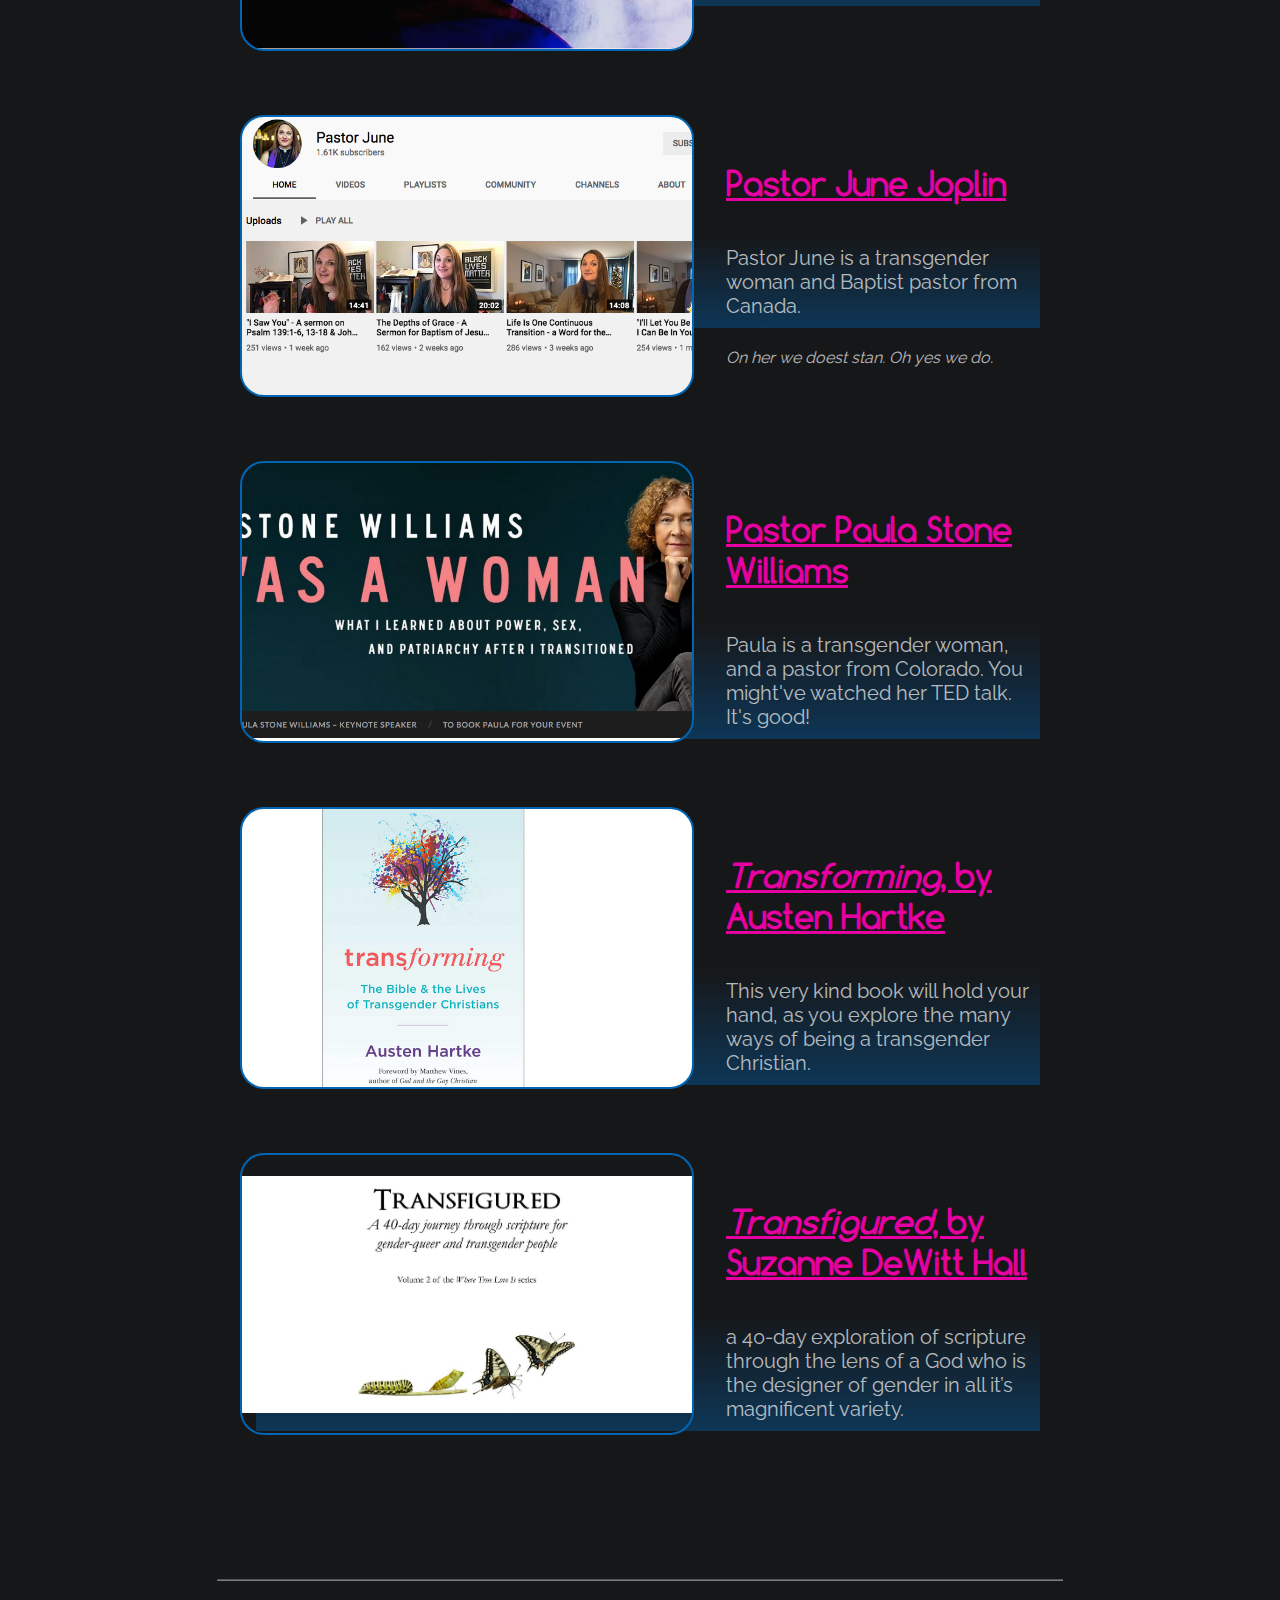
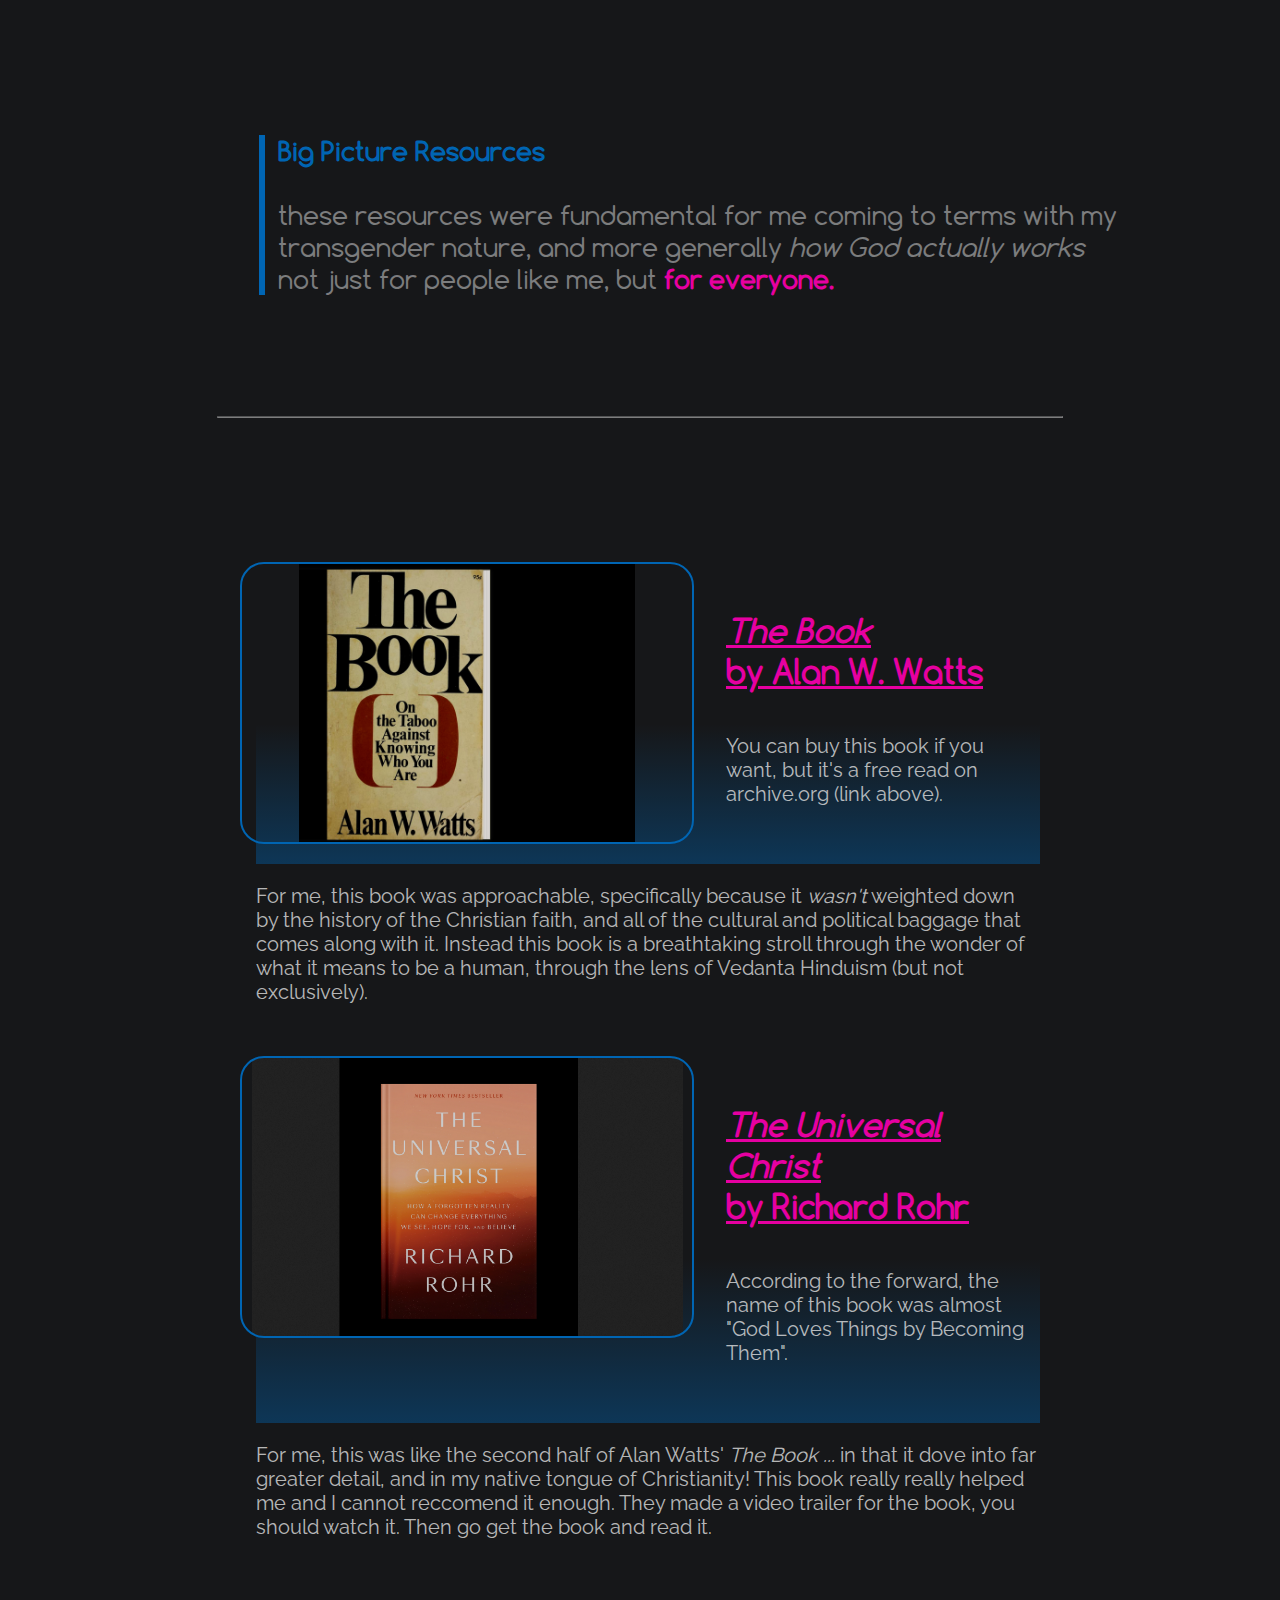
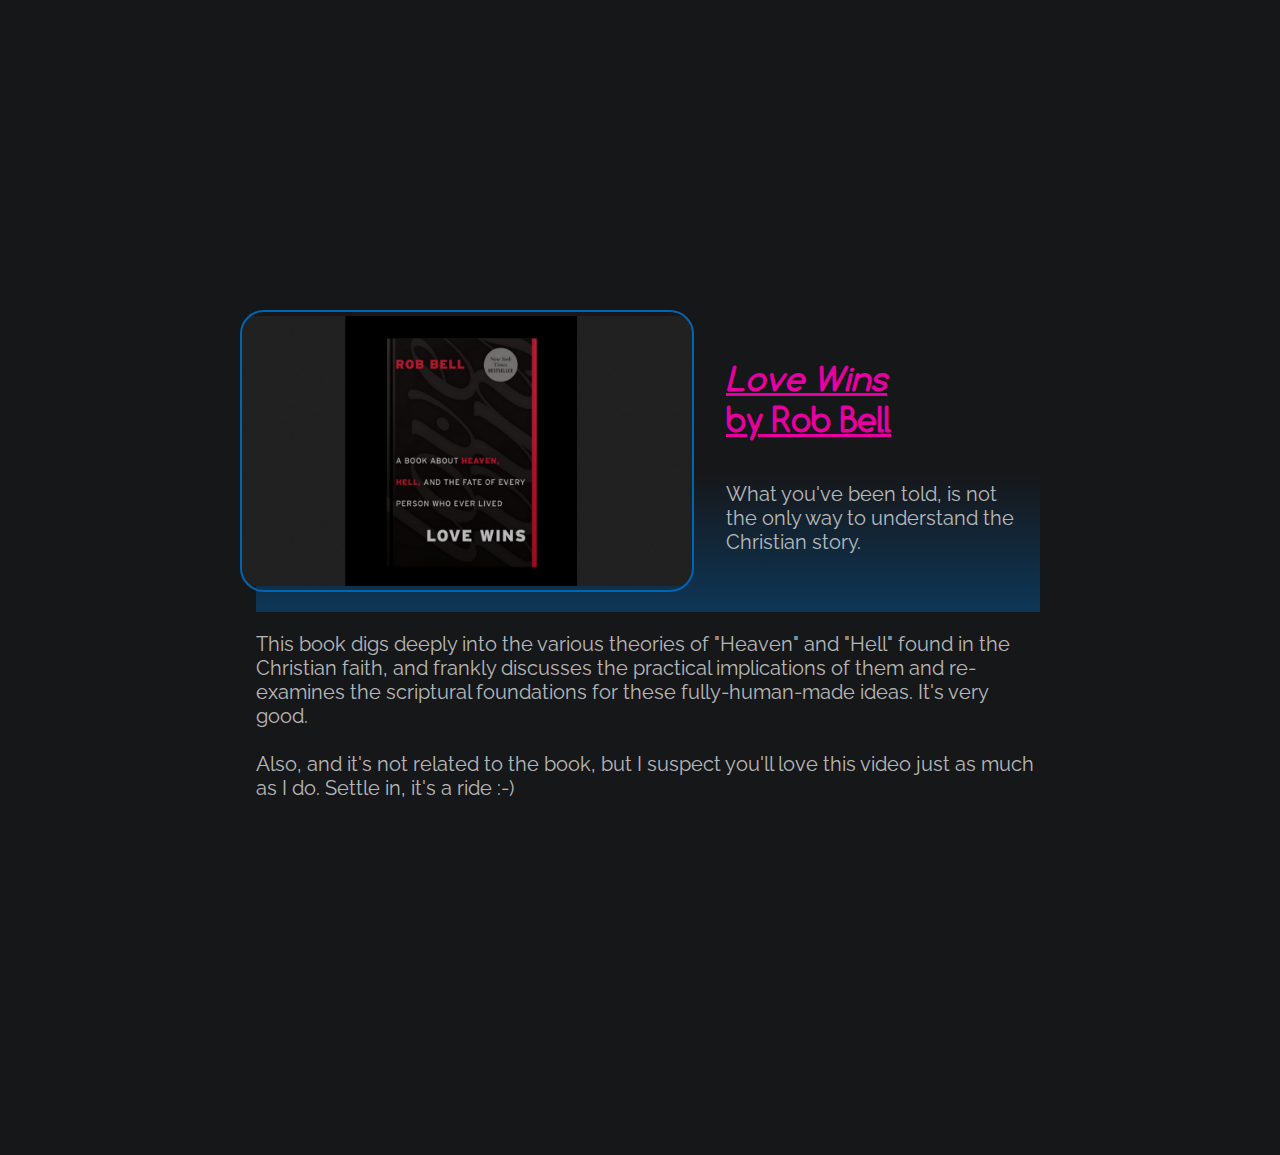
<file: issues/feb21/resources.html>
<!DOCTYPE html>
<html lang="en">
<head>

    <!-- Global site tag (gtag.js) - Google Analytics -->
    <script async src="https://www.googletagmanager.com/gtag/js?id=G-KPHME06JXX"></script>
    <script>
      window.dataLayer = window.dataLayer || [];
      function gtag(){dataLayer.push(arguments);}
      gtag('js', new Date());

      gtag('config', 'G-KPHME06JXX');
    </script>

    <meta charset="utf-8" />
    <link rel="stylesheet" type="text/css" href="./index.css">
    <!-- start it up -->
    <script type="text/javascript">
        document.addEventListener("DOMContentLoaded", function(evt){

            /*
                by default, buttons are hidden and all sections are expanded
                IF the client has javascript enabled, this will get executed
                collapsing evertything, setting up and showing buttons.

                this should be the approach of the entire project.
                accessibility is the entire point.
            */
            // setup all of the articleContainers with collapsable sections
            document.body.querySelectorAll('.articleContainer').forEach(function(articleContainer){
                // if the article has a fold
                let fold = articleContainer.querySelector('div.fold');
                if (fold instanceof Element){

                    // if the article has an articleToggler button, collapse the section and setup the button
                    let btn = articleContainer.querySelector('button.articleToggler');
                    if (btn instanceof Element){
                        // snag the expanded dimensions before we collapse
                        let expHeight = articleContainer.getBoundingClientRect().height;

                        // default collapse the section
                        articleContainer.dataset.open = "false";

                        // hook up the button
                        btn.style.visibility = 'visible';
                        btn.addEventListener('click', function(e){
                            // shenanigans for jazzhands
                            fold.style.maxHeight = (articleContainer.dataset.open == "true")?'0px':`${expHeight}px`;

                            // toggle it (no jazzhands)
                            articleContainer.dataset.open = (articleContainer.dataset.open == "true")?"false":"true";
                        });
                    }
                }
            });

            /*
                auto-collapsing header jazzhands
            */
            var hdrStuff = document.querySelector('.titleCard .toggleOnScroll');
            var lastScrollY = 0;
            var up = false;
            var newPos = 0;
            var scrollThreshold = 30;
            if (hdrStuff instanceof Element){
                var hdr = document.querySelector('.titleCard');
                hdrStuff.dataset.restoreheight = hdrStuff.clientHeight;
                hdrStuff.dataset.collapse = 'false';
                hdrStuff.style.maxHeight = `${hdrStuff.clientHeight}px`;

                // toggle it function
                function toggleHdrStuff(collapse){
                    if (collapse === true){
                        if (hdr.dataset.collapse == 'false'){
                            hdrStuff.style.maxHeight = `0px`;
                            hdr.dataset.collapse = 'true';
                        }
                    }else{
                        if (hdr.dataset.collapse == 'true'){
                            hdrStuff.style.maxHeight = `${hdrStuff.dataset.restoreheight}px`;
                            hdr.dataset.collapse = 'false';
                        }
                    }
                }

                // add a click handler
                if (hdr instanceof Element){
                    hdr.addEventListener('click', function(){
                        toggleHdrStuff((! (hdr.dataset.collapse == 'true') ));
                    });
                }

                // add the scroll handler
                document.addEventListener('scroll', function(evt){
                    if (lastScrollY > 0){
                        let newDir = (window.scrollY < lastScrollY);
                        if (newDir != up){ newPos = window.scrollY; }
                        up = newDir;
                    }
                    lastScrollY = window.scrollY;
                    if (Math.abs(lastScrollY - newPos) > scrollThreshold){
                        toggleHdrStuff(! up);
                    }
                });
            }

        });
    </script>
</head>
<body>

<div class="titleCard" data-collapse="false">
    <h1 class="glt"><span style="color: rgb(230, 0, 161);">#GOD</span><span style="color: rgb(217, 217, 217);">LOVES</span><span style="color: rgb(0, 101, 179);">TRANS</span><span class="handle">&darr;</span></h1>
    <div class="toggleOnScroll">
        <h2 class="sbh">God Loves You Because You Are Transgender</h2>
        <div class="mnuBar">
            <div class="btnContainer">
                <a href="./index.html">&lt; current issue</a>
            </div>
        </div>
    </div>
</div>

<div class="bdyCtr">


<div class="hdrTitle">
    <h1 class="title">Resources</h1>
    <span class="lowlight">take these with you on your journey</span>
</div>

<div class="articleContainer">
    <div class="article">
        <div class="callout" data-author="churchClarity">&nbsp;</div>
        <div class="articleBody">
            <p class="miniQuote">
                <a class="highlight" href="https://www.churchclarity.org">churchclarity.org</a>
            </p>
            <p class="medPimpin">
                Find an affirming faith community in your area.<br><br>
                Connect with people in real life.
            </p>
        </div>
    </div>
</div>

<div class="articleContainer">
    <div class="article">
        <div class="callout" data-author="everybodyChurch">&nbsp;</div>
        <div class="articleBody">
            <p class="miniQuote">
                <a class="highlight" href="https://everybodychurch.com/">Everybody Church</a>
            </p>
            <p class="medPimpin">
                An affirming faith community.<br><br>
                Connect with people on social media.
            </p>
        </div>
    </div>
</div>

<div class="articleContainer">
    <div class="article">
        <div class="callout" data-author="mamaBears">&nbsp;</div>
        <div class="articleBody">
            <p class="miniQuote">
                <a class="highlight" href="https://www.realmamabears.org/">Mama Bears</a>
            </p>
            <p class="medPimpin">
                A community of parents of LGBTQI+ kids,
                and parents who are themselves LGBTQI+
            </p>
        </div>
    </div>
</div>

<div class="articleContainer">
    <div class="article">
        <div class="callout" data-author="queerTheology">&nbsp;</div>
        <div class="articleBody">
            <p class="miniQuote">
                <a class="highlight" href="https://www.queertheology.com/transgender/">Queer Theology</a>
            </p>
            <p class="medPimpin">
                Discover the depths of your faith, and how it resonates
                with your God-given transgender nature.
            </p>
        </div>
    </div>
</div>

<div class="articleContainer">
    <div class="article">
        <div class="callout" data-author="pastorJune">&nbsp;</div>
        <div class="articleBody">
            <p class="miniQuote">
                <a class="highlight" href="https://www.youtube.com/c/PastorJune/featured">Pastor June Joplin</a>
            </p>
            <p class="medPimpin">
                Pastor June is a transgender woman and Baptist pastor from Canada.
            </p>
            <i>On her we doest stan. Oh yes we do.</i>
        </div>
    </div>
</div>

<div class="articleContainer">
    <div class="article">
        <div class="callout" data-author="pastorPaula">&nbsp;</div>
        <div class="articleBody">
            <p class="miniQuote">
                <a class="highlight" href="https://paulastonewilliams.com/">Pastor Paula Stone Williams</a>
            </p>
            <p class="medPimpin">
                Paula is a transgender woman, and a pastor from Colorado.
                You might've watched her TED talk. It's good!
            </p>
        </div>
    </div>
</div>

<div class="articleContainer">
    <div class="article">
        <div class="callout" data-author="austenHartke">&nbsp;</div>
        <div class="articleBody">
            <p class="miniQuote">
                <a class="highlight" href="https://www.amazon.com/dp/B07C9FK1MZ?ref_=cm_sw_r_kb_dp_gepbGb566AVN1&tag=kpembed-20&linkCode=kpe#reader_B07C9FK1MZ"><i>Transforming</i>, by Austen Hartke</a>
            </p>
            <p class="medPimpin">
                This very kind book will hold your hand, as you explore
                the many ways of being a transgender Christian.
            </p>
        </div>
    </div>
</div>

<div class="articleContainer">
    <div class="article">
        <div class="callout" data-author="suzanneDeWittHall">&nbsp;</div>
        <div class="articleBody">
            <p class="miniQuote">
                <a class="highlight" href="https://www.amazon.com/dp/B07F5ZGNV8?ref_=cm_sw_r_kb_dp_uEcdGbT8BWTH1&tag=kpembed-20&linkCode=kpe"><i>Transfigured</i>, by Suzanne DeWitt Hall</a>
            </p>
            <p class="medPimpin">
                a 40-day exploration of scripture through the lens of a God who is the designer of gender in all it’s magnificent variety.
            </p>
        </div>
    </div>
</div>

<hr>

<p class="microQuote comfortaa">
    <span class="lowlight">Big Picture Resources</span><br><br>
    these resources were fundamental for me coming to terms with my transgender nature, and
    more generally <i>how God actually works</i> not just for people like me, but
    <span class="highlight">for everyone.</span>
</p>

<hr>

<div class="articleContainer">
    <div class="article">
        <div class="callout" data-author="alanWatts">&nbsp;</div>
        <div class="articleBody">
            <p class="miniQuote">
                <a class="highlight" href="https://archive.org/details/bookontabooagain0000watt"><i>The Book</i><br>by Alan W. Watts</a>
            </p>
            <p class="medPimpin">
                You can buy this book if you want, but it's a free read on archive.org (link above).<br><br><br>
            </p>
            <p>For me, this book was
                approachable, specifically because it <i>wasn't</i> weighted down by the history of the Christian faith,
                and all of the cultural and political baggage that comes along with it. Instead this book is a breathtaking stroll through
                the wonder of what it means to be a human, through the lens of Vedanta Hinduism (but not exclusively).
            </p>
        </div>
    </div>
</div>

<div class="articleContainer">
    <div class="article">
        <div class="callout" data-author="richardRohr">&nbsp;</div>
        <div class="articleBody">
            <p class="miniQuote">
                <a class="highlight" href="https://www.amazon.com/Universal-Christ-Forgotten-Reality-Everything/dp/1524762091/ref=sr_1_2?crid=1OC89X9Y8XI5W&dchild=1&keywords=universal+christ+by+fr.+richard+rohr&qid=1612208198&sprefix=universal+christ+%2Caps%2C875&sr=8-2"><i>The Universal Christ</i><br>by Richard Rohr</a>
            </p>
            <p class="medPimpin">
                According to the forward, the name of this book was almost "God Loves Things by Becoming Them".<br><br><br>
            </p>
            <p>For me, this was like the second half of Alan Watts' <i>The Book ...</i> in that it dove into far greater
                detail, and in my native tongue of Christianity! This book really really helped me and I cannot reccomend it
                enough. They made a video trailer for the book, you should watch it. Then go get the book and read it.
            </p>
            <center><iframe width="560" height="315" src="https://www.youtube.com/embed/TcoN2K5aIkU" frameborder="0" allow="accelerometer; autoplay; clipboard-write; encrypted-media; gyroscope; picture-in-picture" allowfullscreen></iframe></center>
        </div>
    </div>
</div>

<div class="articleContainer">
    <div class="article">
        <div class="callout" data-author="robBell">&nbsp;</div>
        <div class="articleBody">
            <p class="miniQuote">
                <a class="highlight" href="https://www.amazon.com/Love-Wins-About-Heaven-Person/dp/0062049658/ref=sr_1_1?crid=1NCY1TGEV9QBJ&dchild=1&keywords=love+wins+by+rob+bell&qid=1612208492&sprefix=lovew+wins+%2Caps%2C192&sr=8-1"><i>Love Wins</i><br>by Rob Bell</a>
            </p>
            <p class="medPimpin">
                What you've been told, is not the only way to understand the Christian story.<br><br><br>
            </p>
            <p>
                This book digs deeply into the various theories of "Heaven" and "Hell" found in the Christian faith, and frankly discusses the practical implications of them
                and re-examines the scriptural foundations for these fully-human-made ideas.
                It's very good.<br><br>
                Also, and it's not related to the book, but I suspect you'll love this video just as much as I do. Settle in, it's a ride :-)
            </p>
            <center><iframe width="560" height="315" src="https://www.youtube.com/embed/sA7LmEn3xyc" frameborder="0" allow="accelerometer; autoplay; clipboard-write; encrypted-media; gyroscope; picture-in-picture" allowfullscreen></iframe></center>
        </div>
    </div>
</div>

<!-- eeh ... uncomment if anyone gives af. they won't
<div class="gdprStuff">
    this site does not use cookies nor does it store data on your computer other than visible content. However, we do use <a class="lowlight" href="https://analytics.google.com/analytics/web/">Google Analytics</a>
    to get an idea of who is coming to our site, where they came from, and what communities we can best serve. In the interest of full
    transparency, this notice fulfils <a class="lowlight" href="https://en.wikipedia.org/wiki/General_Data_Protection_Regulation">GPDR</a> requirements. If you object to our use of Google Analytics, we completely understand, and the site
    is still available to you. Simply disable javascript and reload the page, or install a browser tracking blocker such as
    <a class="lowlight" href="https://github.com/dhowe/AdNauseam/wiki/FAQ">AdNauseam</a><br><br>
    <div class="sig">
        thank you for your understanding,<br>
        -Admin Amy
    </div>
</div>
-->
</div>
</body>
</html>
</file>
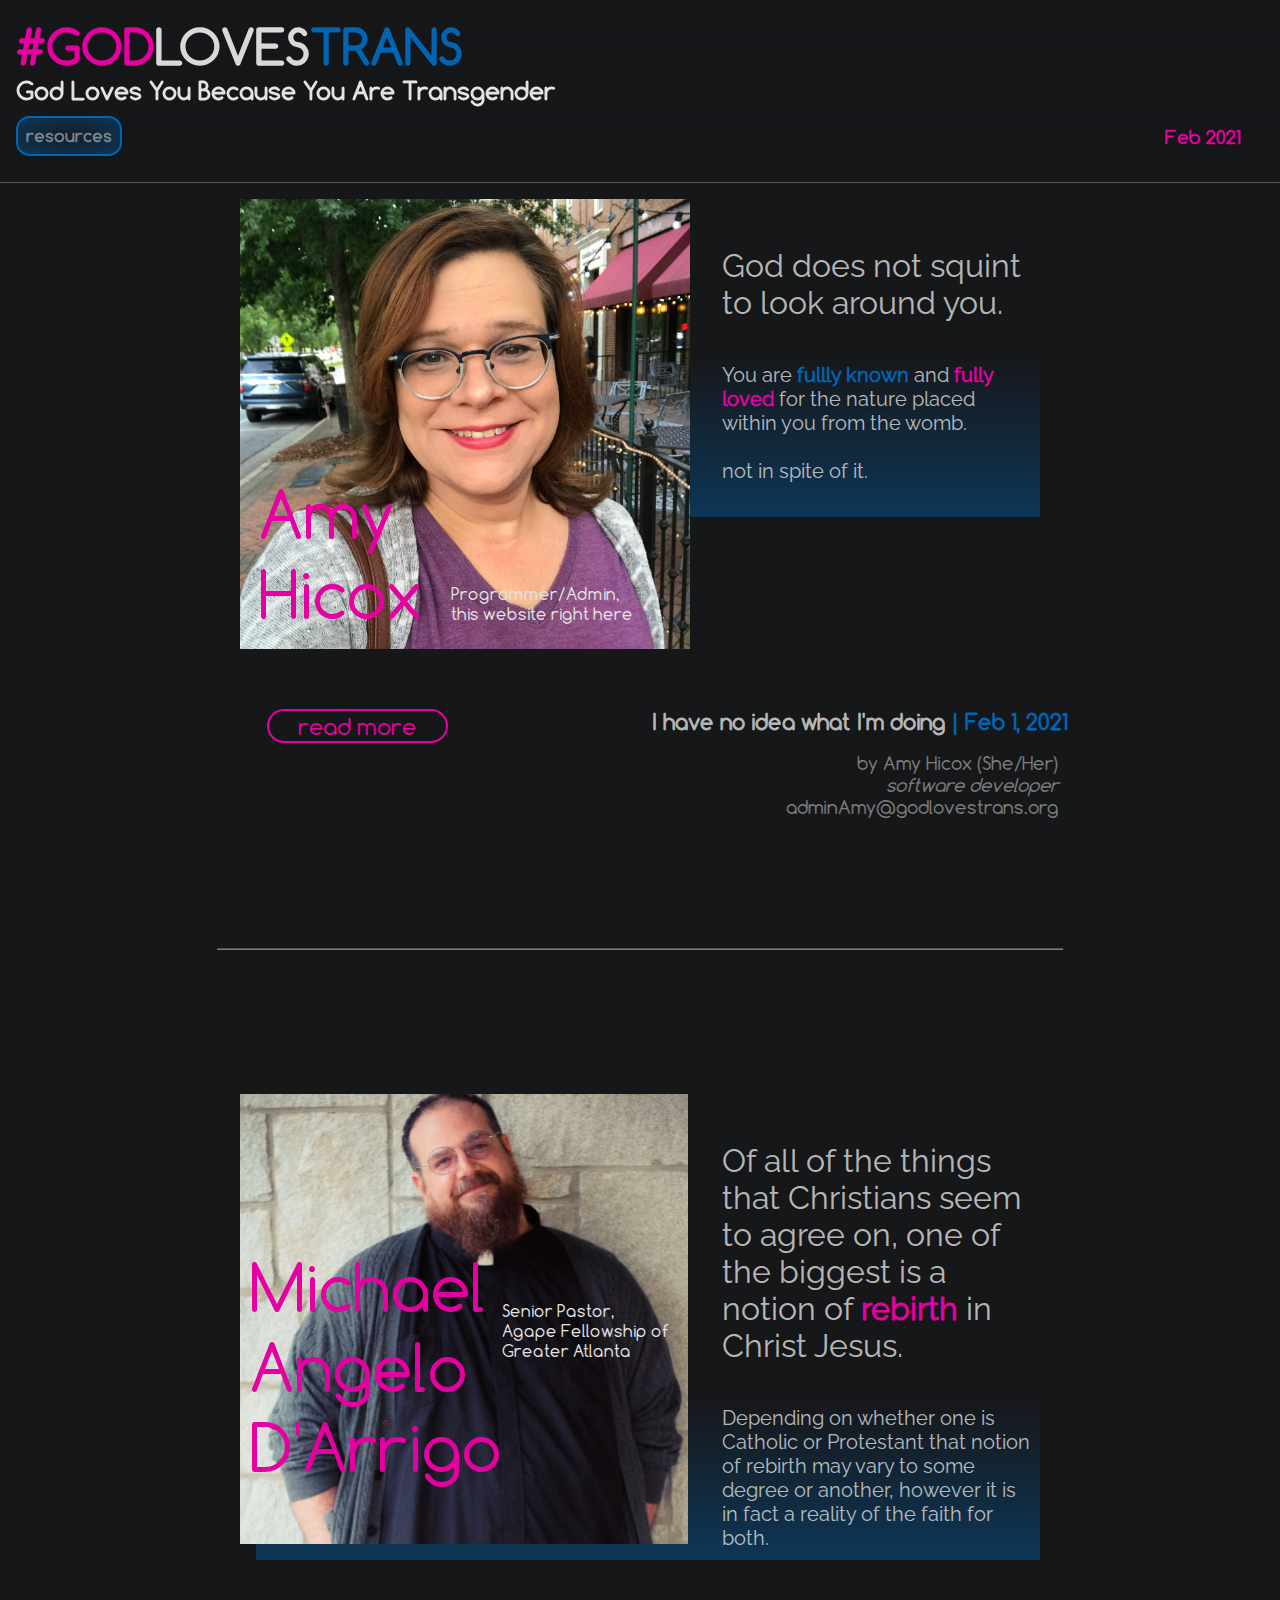
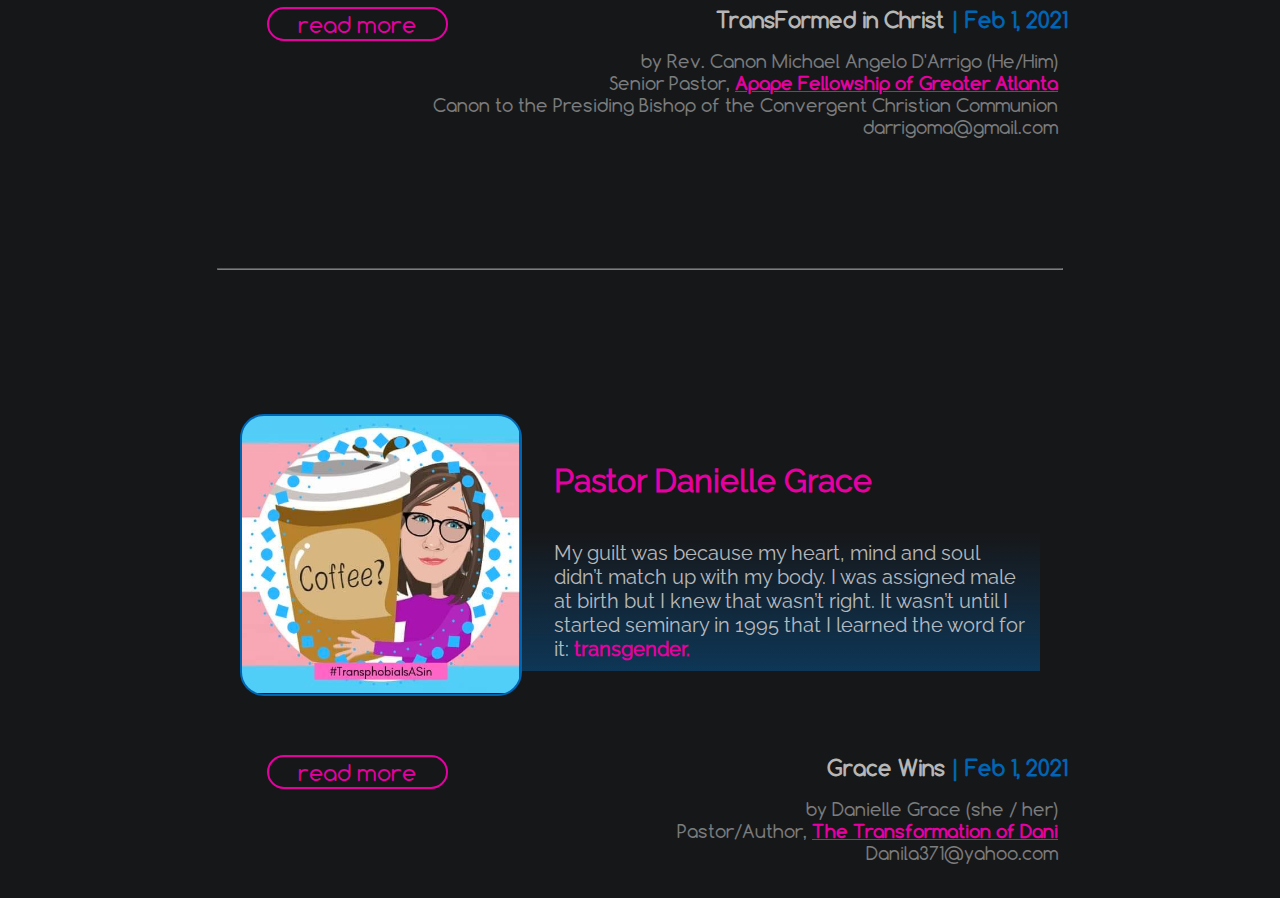
<file: issues/sep21/index.old.html>
<!DOCTYPE html>
<html lang="en">
<head>

    <!-- Global site tag (gtag.js) - Google Analytics -->
    <script async src="https://www.googletagmanager.com/gtag/js?id=G-KPHME06JXX"></script>
    <script>
      window.dataLayer = window.dataLayer || [];
      function gtag(){dataLayer.push(arguments);}
      gtag('js', new Date());

      gtag('config', 'G-KPHME06JXX');
    </script>

    <meta charset="utf-8" />
    <meta property="og:site_name" content="#godlovestrans" />
    <meta property="og:title" content="God Loves You Because You're Transgender" />
    <meta property="og:description" content="For Trans People, By Trans People" />
    <meta property="og:image" content="https://godlovestrans.org/issues/feb21/gfx/siteSocialShareE.png" />
    <meta property="og:url" content="https://godlovestrans.org" />
    <meta property="og:type" content="blog" />




    <link rel="stylesheet" type="text/css" href="./index.css">
    <!-- start it up -->
    <script type="text/javascript">
        document.addEventListener("DOMContentLoaded", function(evt){

            /*
                by default, buttons are hidden and all sections are expanded
                IF the client has javascript enabled, this will get executed
                collapsing evertything, setting up and showing buttons.

                this should be the approach of the entire project.
                accessibility above all else.
            */
            // setup all of the articleContainers with collapsable sections
            document.body.querySelectorAll('.articleContainer').forEach(function(articleContainer){
                // if the article has a fold
                let fold = articleContainer.querySelector('div.fold');
                if (fold instanceof Element){

                    // if the article has an articleToggler button, collapse the section and setup the button
                    let btn = articleContainer.querySelector('button.articleToggler');
                    if (btn instanceof Element){
                        // snag the expanded dimensions before we collapse
                        let expHeight = articleContainer.getBoundingClientRect().height;

                        // default collapse the section
                        articleContainer.dataset.open = "false";

                        // hook up the button
                        btn.style.visibility = 'visible';
                        btn.addEventListener('click', function(e){
                            // shenanigans for jazzhands
                            fold.style.maxHeight = (articleContainer.dataset.open == "true")?'0px':`${expHeight}px`;

                            // toggle it (no jazzhands)
                            articleContainer.dataset.open = (articleContainer.dataset.open == "true")?"false":"true";
                        });
                    }
                }
            });

        });
    </script>
</head>
<body>
    <div class="titleCard">
        <h1 class="glt"><span style="color: rgb(230, 0, 161);">#GOD</span><span style="color: rgb(217, 217, 217);">LOVES</span><span style="color: rgb(0, 101, 179);">TRANS</span></h1>
        <h2 class="sbh">God Loves You Because You Are Transgender</h2>
        <div class="mnuBar">
            <div class="btnContainer">
                <!-- <a href="./archive">archive</a> -->
                <a href="./resources.html">resources</a>
            </div>
            <h3 class="iss">Feb 2021</h3>
        </div>
    </div>

<div class="bdyCtr">

    <!-- sigh. something needed to be said. -->
    <div class="articleContainer">
        <div class="article">
            <div class="callout" data-author="ahicox">
                <div class="author">
                    &nbsp;<br>
                    Amy <br>Hicox
                </div>
                <div class="authorMeta">
                    Programmer/Admin, <br>
                    this website right here
                </div>
            </div>
            <div class="articleBody">
                <p class="miniQuote">God does not squint to look around you.</p>
                <p class="medPimpin">
                    You are <span class="lowlight">fullly known</span> and <span class="highlight">fully loved</span> for the nature placed
                    within you from the womb.<br><br>
                    not in spite of it.<br><br>
                </p>

                <div class="fold">
                    <p class="miniQuote">
                        You might never hear this from a pulpit, or from your parents, or anyone.
                        I was lucky with friends who pointed the way. <span class="highlight">I made this site for you</span>,
                        because you should not need to be lucky to know this.
                    </p>
                    <p>
                        In truth, I'm hesitant to write anything at all here. But I felt, for at least this innaugural 'issue',
                        some explianation was in order.
                    </p>
                    <p>
                        I'm hesitant to write because I know approximately nothing about God, Religion, Spirituality, Councelling, or
                        anything that matters. I do know how to write code, and make websites. So there's that. Also I'm transgender,
                        and so there's that too.
                    </p>
                    <p>
                        Like most every transgender person I know, <i>I've been through some shit</i>. If you're trans, I suspect you have been too!
                        I was a rather staunch athiest prior to my life blowing completely apart, as one's life does when one is
                        inescapably careening toward gender transition whilst living amogst the growing ruins of a life not compatible with said transition.
                    </p>
                    <p>
                        I found that transition is an <i>inherently spiritual</i> experience. It is impossible to avoid deep questions about who one is,
                        and about how one fancies that one might fit into the grand scheme of life on this Earth. The experience of transition drove me back
                        to the faith tradition I had been raised in, but now I found myself approaching as the ultimate outsider: coming from a place of skeptical
                        unbelief, and at the same time rejected as an outcast by the loudest, most fundamental voices of that tradition.
                    </p>
                    <p class="lowlight"> How on Earth did I ever come to the point where I felt moved to build something like this?</p>

                    <p>
                        The short answer, is that randomly, I happened to have the right friends, and those friends were members of an
                        affirming church the next town over. Without hyperbole, what I found at that church saved my life.
                    </p>

                    <p> In hindsight, I can see it for what it was, the hand of God, incarnate in other people.</p>

                    <p>Since I came out of the closet, and unabashedly joined the transgender commuinity, I have met transgender engineers, and veternarians,
                        tons of IT people like myself ... I've met doctors and laywers and military folks ... but the profession I've ran into more than any other:
                        <span class="highlight">pastors.</span>
                    </p>
                    <p>
                        So many pastors, and ex-pastors. Every one of them, on one level or another, struggling with the same crap I was. I found that incredibly moving,
                        because I'll tell ya what, when I first typed 'transgender' into Google, what I <i>didn't find</i> were a bunch of pastors telling me
                        "hey, Jesus loves you for this, relax its gonna be ok".
                    </p>
                    <p>
                        Far from it. If you're reading this you already know what I found. Exploitation porn, and heaps of religious condemnation written by people who, though
                        often kind at heart, were simply coming from a place of ignorance. Others were less kind. Either way it amounted to the same thing from my perspective.
                        I could be forgiven
                        for coming away with the impression that I was broken, and that there was no rest to be found for me here. If I hadn't been lucky, I'd probably have ended
                        it all in 2018. If I had, I'd have merely been a statistic. So many of us die that way, it's practically a trope.
                    </p>
                    <p>I'm convinced that the reason so many of my transgender siblings were called to ministry (even before they had a grip on the fact that they
                        were transgender), is precicely because this community needs them so badly. We are a marginalized community, largely living in existential pain
                        and often suffering under the bullshit notion that God isn't ok with us. That God didn't make us this way intentionally.
                    </p>
                    <p class="miniQuote">
                        This site exists to be a place that loudly states that <span class="highlight">transgender people are beloved of God</span>.
                        If you are interested in writing for the site, please see our <a class="highlight" href="https://github.com/SupaFuzz/godlovestrans">github repo</a>
                    </p>
                    <p><i>psst ... hey terrified trans person googling your condition, hoping it doesn't mean you're going to hell ...</i><br><br>
                        see my picture up there? That's me holding my grandson literally two nights ago. Two years ago, my family and my relationship
                        to my kids were a smoking crater. I couldn't even begin to imagine the possibilities and healing in store.<br><br>
                        I am not saying the outcome is determinate.<br><br>
                        I'm not saying "hey we got answers over here and you too will be reunited
                        with your formerly estranged kids and the world will be unicorns and rainbows with Jesus"<br><br>
                        Here's what I'm saying, and I'm hoping to give voice to others who will say it far better:

                        <p class="bigQuote">there are others like you out here, you are loved, you are valid, and
                        you are a precious child of God.<br><br>
                        <span class="highlight">As. Is.</span><br><br>don't ever let anyone tell you different.</p>

                        <p>Knowing just that and not a lot more, has made every difference for me.<br><br>God made you this way on purpose. It's gonna be ok.<br><br>
                        <i>now I shall return to writing code, and let the pastors speak for themselves</i>
                    </p>
                </div>
            </div>
            <div class="articleMeta">
                <div class="hdr">
                    <button class="articleToggler"><span class="action">read</span></button>
                    <h3 class="title">I have no idea what I'm doing <span class="lowlight">| Feb 1, 2021</span></h3>
                </div>
                by Amy Hicox (She/Her)<br>
                <i>software developer</i><br>
                adminAmy@godlovestrans.org
            </div>
        </div>
    </div>




    <!-- an article separator of some kind -->
    <hr>




    <!-- first real article! thanks Michael :-) -->
    <div class="articleContainer">
        <div class="article">
            <div class="callout" data-author="mad">
                <div class="author">
                    Michael <br>Angelo<br>D'Arrigo
                </div>
                <div class="authorMeta">
                    Senior Pastor, <br>
                    Agape Fellowship of Greater Atlanta
                </div>

            </div>
            <div class="articleBody">
                <p class="miniQuote">
                    Of all of the things that Christians seem to agree on,
                    one of the biggest is a notion of <span class="highlight">rebirth</span> in Christ Jesus.
                </p>

                <p class="medPimpin">Depending on whether one is Catholic or Protestant that notion of
                rebirth may vary to some degree or another, however it is in fact a reality
                of the faith for both.</p>

                <div class="fold">
                    <p class="break">Most believers use baptism as their example of the re-birthing process. <br><br>
                    At best, the act of baptism is an outward sign of an inward reality. To paraphrase Paul (Romans 6, etc),
                    when we go down into the water of baptism <span class="highlight">our old selves die</span>, our sinful nature is
                    washed clean, and we
                    become heirs to the kingdom of God. When we rise up, we are spiritually new creations. <span class="highlight">Transformed from
                    our old selves</span>, to our new spiritual selves, now walking on a path to eternal salvation.</p>

                    <p>It's important to remember that the Old Testament (Jeremiah 1:1) tells us that God knew who we were before we were in
                    our mother's wombs. That we have been fearfully and wonderfully made (Psalm 139:14), and that each human
                    creation is made in the likeness the image of God the Creator.
                    According to the prophet Isaiah (Isaiah 56:4-5), Eunuchs hold a special place within God's creation (it is immaterial
                    that they were not allowed in the temple, neither were woman in that time period). :</p>

                    <p class="scriptureQuote">
                        <sup>4</sup> For this is what the Lord says:<br>
                    <span class="ind">“To the eunuchs who keep my Sabbaths,
                        who choose what pleases me
                        and hold fast to my covenant,
                    <sup>5</sup> to them I will give within my temple and its walls,
                        a memorial and a name
                        better than sons and daughters;
                    I will give them an everlasting name
                        that will endure forever.
                        a place set apart for holy purposes.”</span>
                    </p>

                    <p>Then, in the New Testiment, Jesus himself says:</p>
                    <p class="scriptureQuote">
                        "there are eunuchs who were born that way,
                        and there are eunuchs who have been made eunuchs by others,
                        and there are those who choose to live like eunuchs for the sake of the kingdom of heaven.
                        The one who can accept this should accept it."
                    </p>

                    <p class="miniQuote">
                        What if I were to say that the word in Scripture that, in English, we translate as 'eunuch' was in fact,
                        understood in the time period, as the modern English words <span class="highlight">transgender or intersex?</span>
                    </p>

                    <p>Friends think about it, transgender people are literally set apart and honored by God to serve in holy places.
                        But if you want a more tangible way of looking at this, one that truly exemplifies Christian faith, how about this:<br><br>

                        When one is in lockstep, in a solid relationship with Christ Jesus and the Creator God the Father, prayerful, etc.
                        One comes to the conclusion that the reason for years of misery, suicidal thoughts, self-harm, bullying, and overall
                        depression is <strong class="highlight">because your faith community tells you that being LGBTQI+ is sinful.</strong>

                        When you routinely, for years ask God to cure you of your sins, to make you whole (Sozo), and the one thing that God has
                        not healed is your LGBTQI+ nature ...  is it, perhaps ...  because <span class="highlight">those items are not broken</span>
                        and therefore do not require healing?
                    </p>

                    <p>Let's go back to the model for rebirth.</p>

                    <p>You repent, you seek forgiveness, and then you approach the throne to walk in Salvation.</p><p class="miniQuote"><span class="lowlight">Rebirth is necessary</span>,
                        a transgender person in Christ, begins hormonal therapy, much like a cocoon and a butterfly ... the Transformation begins.</p>
                        <p>After a passage of time (different for everyone) on HRT, a person then may decide to have top or bottom surgeries to
                            remove the dysphoria that might be caused by body parts, all the while being in the state of prayer of repentance and
                            of walking in Salvation.<p>
                        <p>So over time this person has truly become a New Creation in Christ Jesus.</p>

                        <p>What if being trans is a calling from the
                            Creator to live out a spiritual and physical transformation of the body and <span class="lowlight">the person that God
                                meant you to be before you were in your mama's womb.</span></p><p>To me, I can think of no better illustration of that
                                total change and rebirth than that of a transgender believer.</p> <p>Perhaps if we all chose to see it this way, we could all agree that God's creation is
                            simply more diverse then we thought. After all, we so commonly try and humanize God. God is bigger than all that, so
                            too, obviously is Creation.</p>
                    <p>May the blessings of the Lord, be with you always. World without end...</p>
                </div>
            </div>
            <div class="articleMeta">
                <div class="hdr">
                    <button class="articleToggler"><span class="action">read</span></button>
                    <h3 class="title">TransFormed in Christ <span class="lowlight">| Feb 1, 2021</span></h3>
                </div>
                by Rev. Canon Michael Angelo D'Arrigo (He/Him)<br>
                Senior Pastor, <a href="https://www.agapefellowshipatl.org/" class="highlight">Apape Fellowship of Greater Atlanta</a><br>
                Canon to the Presiding Bishop of the Convergent Christian Communion<br>
                darrigoma@gmail.com
            </div>
        </div>
    </div>



    <!-- an article separator of some kind -->
    <hr>


    <div class="articleContainer">
        <div class="article">
            <div class="callout" data-author="danielleGrace">
                <!--
                <div class="author">
                    Danielle <br>Grace
                </div>
                <div class="authorMeta">
                    (occupation), <br>
                    (thang)
                </div>
                -->
            </div>
            <div class="articleBody">
                <p class="miniQuote highlight">Pastor Danielle Grace</p>
                <p class="medPimpin">
                    My guilt was because my heart, mind and soul didn’t match up with my body.
                    I was assigned male at birth but I knew that wasn’t right.  It wasn’t until I
                    started seminary in 1995 that I learned the word for it: <span class="highlight">transgender.</span>
                </p>
                <div class="fold">

                    <p class="miniQuote">I have spent my entire life surrounded by various forms of religion, mostly
                    from a Christian point of view.</p>

                    <p>A little background related to that. I grew
                    up in a south Louisiana Cajun family, both sides coming as part of the Acadian
                    Dispersion from eastern Canada, which also meant growing up deeply rooted in
                    Catholicism.</p>

                    <p>I went through all of the hoops early on and after my parents were divorced in
                    the late 70’s we became pretty nominal, but those roots ran deep.</p>

                    <p>Between the ages of 12 and 18 I was in and out of a couple of Baptist churches,
                    one Independent Fundamentalist, the other Southern Baptist.  My best friend
                    from high school got me going to church with him for a while at his Southern
                    Baptist church and that was probably ages 15-18, and that was the most
                    consistency for me.</p>

                    <p>At the age of 18 I found my way into south Mississippi and in another Southern
                    Baptist church where I made what is considered my own “personal profession of
                    faith.”  In other words, I claimed my on faith in what I believed to be true
                    about Jesus; his death and his resurrection.  About a year later I found myself
                    considering ministry work.  As a result I started serious training for this
                    after graduating from college and entering the most conservative of Southern
                    Baptist seminaries before beginning my own full time ministry in 2004 as a
                    pastor.</p>

                    <p class="microQuote">I say all of this, because the one thing that has been a constant in all of this
                    has been guilt and shame.<br><br> I used to joke with my own children how I could
                    “throw guilt like a shoe” because I had experienced so much of it growing up,
                    preached so much of it as adult, and continued to carry that baggage well into
                    my 40’s.</p>

                    <p>My guilt was because my heart, mind and soul didn’t match up with my body.
                    <span class="highlight">I was assigned male at birth but I knew that wasn’t right.</span>  It wasn’t until I
                    started seminary in 1995 that I learned the word for it: transgender.  I am a
                    transgender woman.  And the weight of guilt and shame that I carried until just
                    a few years ago is what kept me locked away thinking I was broken and in need
                    of being fixed.</p>

                    <p>Yes I would experiment here and there.  Wearing the undergarments under my
                    clothes.  Buying clearance shoes as if I was shopping for my wife.  Shaving my
                    legs from time to time.  But all of that was short lived.  <span class="lowlight">I would soon find
                    myself purging it all out of guilt and shame.</span>  And then the religion would kick
                    in and I was asking God to forgive me of something I was too ashamed to even
                    admit to him and <span class="highlight">praying to be “fixed.”</span></p>

                    <p class="bigQuote">Guilt and shame are powerful tools.<br><br>They can break hearts and steal lives.</p>

                    <p>Their weight is immeasurable, yet crushing to those who are victims.  For over
                    40 years I let guilt and shame control my life.  For over 40 years the thumb of
                    those 2 sons of a bitches controlled so much of my life!</p>

                    <p>That was until grace became real to me.<p>

                    <p>Grace in theological circles is defined
                    as “unmerited favor.”  In other words, you are getting what you never deserved.
                    A broader definition from Merriam-Webster is simply “approval, favor.”</p>

                    <p class="miniQuote">Grace
                    wasn’t something I needed to seek out from God, it was <span class="highlight">something I already had
                    since They created me</span>.  Psalm 139:13-14 reads in the NLT:</p>

                    <p class="scriptureQuote">“You made all the
                    delicate, inner parts of my body and knit me together in my mother’s womb.
                    Thank you for making me so wonderfully complex!  Your workmanship is
                    marvelous—how well I know it.”</p>

                    <p>In other words it took me over 40 years to realize I wasn’t broken, I wasn’t
                    messed up, and I wasn’t a mistake!  Those things that guilt and shame said I
                    should feel sorry for and “repent of” from years of religious teachings were not
                    so.  Grace said I am accepted.  Grace said God knows me inside and out!  Grace
                    said I am free to live for the first time in my life!</p>

                    <p>When I finally gave guilt and shame the finger and told them to F off my life
                    changed.  I found me.  I found Danielle Grace in there.  She has been there all
                    along, but I wasn’t sure how to let her be true to herself.  Grace won in a way
                    I never imagined it happening.</p>

                    <p>And in grace I can agree with the Apostle Paul in Romans 8:1 (NLT)</p>

                    <p class="scriptureQuote">“So now there is no condemnation for those who belong to Christ Jesus.” </p>

                    <p class="miniQuote">There is no
                    condemnation for me, and there is no condemnation for you.<br><br>
                    <span class="highlight">Accept who you are because God already accepts you</span>, and be free to let grace reign as you become
                    who you were created to be!</p>

                </div>
            </div>
            <div class="articleMeta">
                <div class="hdr">
                    <button class="articleToggler"><span class="action">read</span></button>
                    <h3 class="title">Grace Wins <span class="lowlight">| Feb 1, 2021</span></h3>
                </div>
                by Danielle Grace (she / her)<br>
                Pastor/Author, <a href="https://danitransformation.home.blog" class="highlight">The Transformation of Dani</a><br>
                Danila371@yahoo.com
            </div>
        </div>
    </div>



<!-- eeh ... uncomment if anyone gives af. they won't
    <div class="gdprStuff">
        this site does not use cookies nor does it store data on your computer other than visible content. However, we do use <a class="lowlight" href="https://analytics.google.com/analytics/web/">Google Analytics</a>
        to get an idea of who is coming to our site, where they came from, and what communities we can best serve. In the interest of full
        transparency, this notice fulfils <a class="lowlight" href="https://en.wikipedia.org/wiki/General_Data_Protection_Regulation">GPDR</a> requirements. If you object to our use of Google Analytics, we completely understand, and the site
        is still available to you. Simply disable javascript and reload the page, or install a browser tracking blocker such as
        <a class="lowlight" href="https://github.com/dhowe/AdNauseam/wiki/FAQ">AdNauseam</a><br><br>
        <div class="sig">
            thank you for your understanding,<br>
            -Admin Amy
        </div>
    </div>
-->
</div>


</body>
</html>
</file>
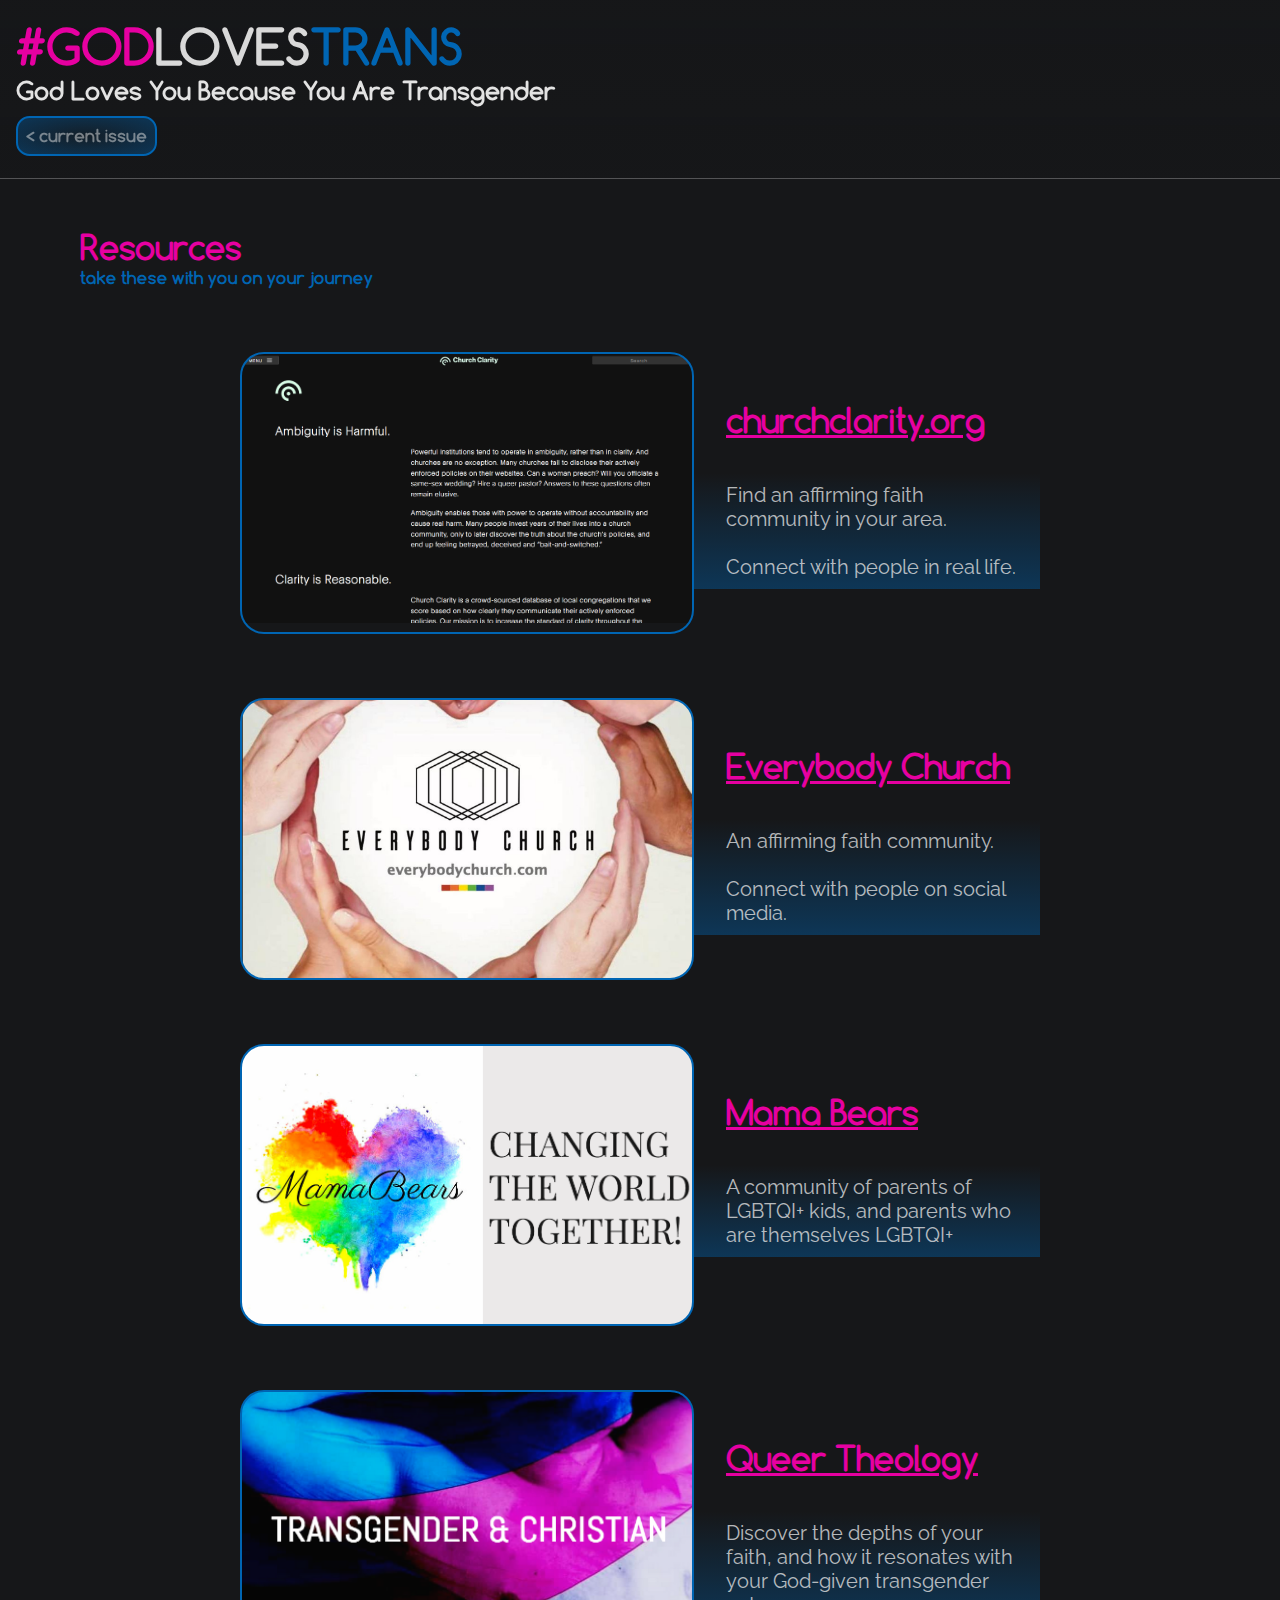
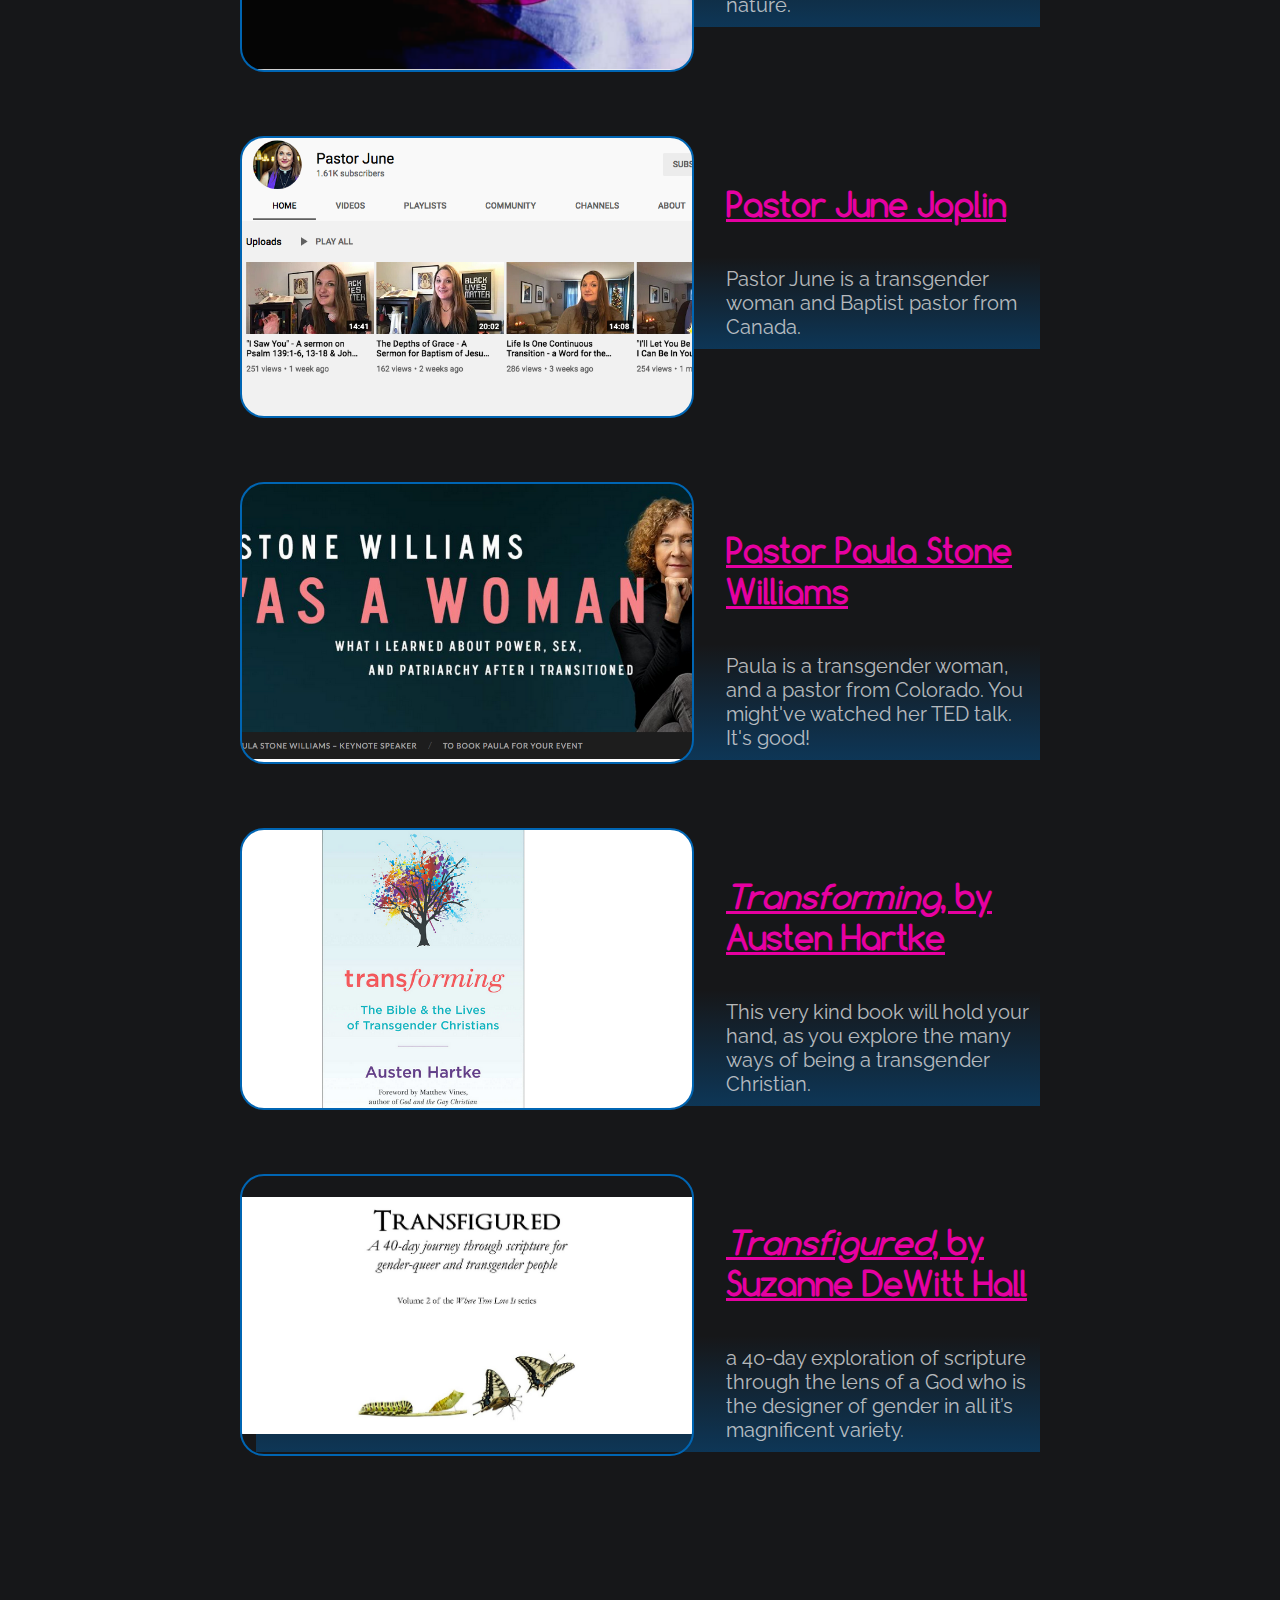
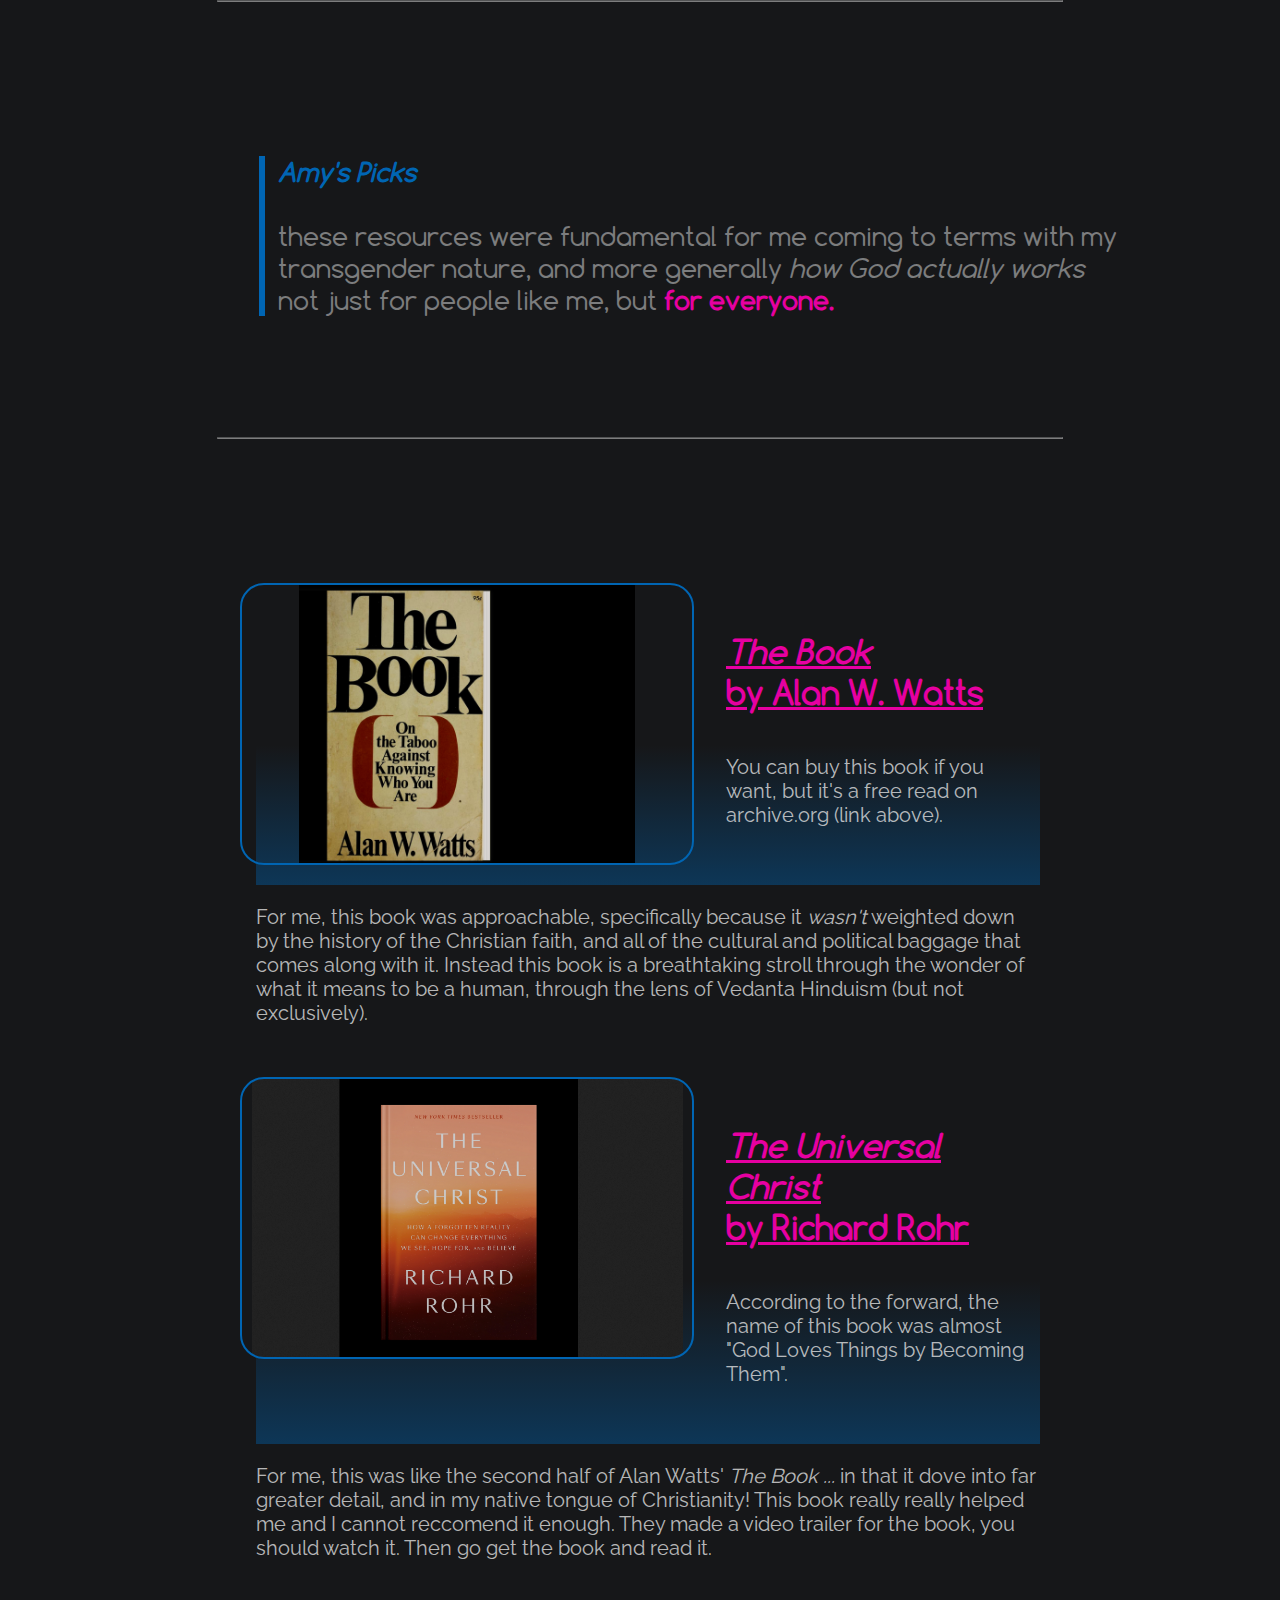
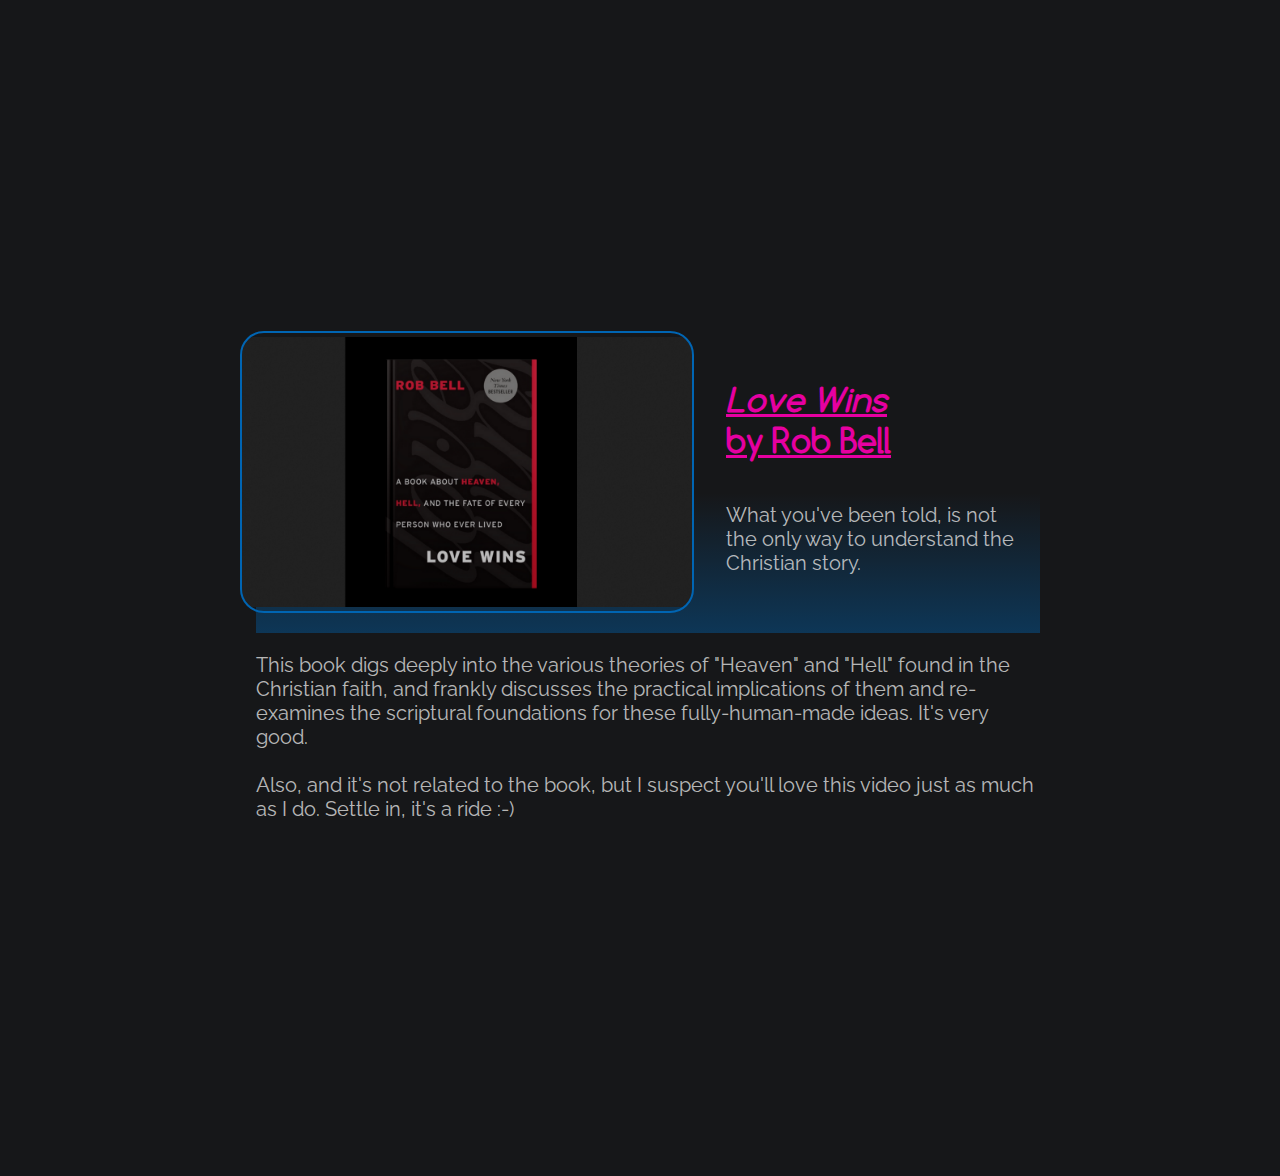
<file: issues/sep21/resources.html>
<!DOCTYPE html>
<html lang="en">
<head>

    <!-- Global site tag (gtag.js) - Google Analytics -->
    <script async src="https://www.googletagmanager.com/gtag/js?id=G-KPHME06JXX"></script>
    <script>
      window.dataLayer = window.dataLayer || [];
      function gtag(){dataLayer.push(arguments);}
      gtag('js', new Date());

      gtag('config', 'G-KPHME06JXX');
    </script>

    <meta charset="utf-8" />
    <meta property="og:site_name" content="#godlovestrans" />
    <meta property="og:title" content="God Loves You Because You're Transgender" />
    <meta property="og:description" content="For Trans People, By Trans People" />
    <meta property="og:image" content="https://godlovestrans.org/issues/feb21/gfx/siteSocialShareG.png" />
    <meta property="og:url" content="https://godlovestrans.org" />
    <meta property="og:type" content="blog" />




    <link rel="stylesheet" type="text/css" href="./index.css">
    <!-- start it up -->
    <script type="text/javascript">
        document.addEventListener("DOMContentLoaded", function(evt){

            /*
                by default, buttons are hidden and all sections are expanded
                IF the client has javascript enabled, this will get executed
                collapsing evertything, setting up and showing buttons.

                this should be the approach of the entire project.
                accessibility above all else.
            */
            // setup all of the articleContainers with collapsable sections
            document.body.querySelectorAll('.articleContainer').forEach(function(articleContainer){
                // if the article has a fold
                let fold = articleContainer.querySelector('div.fold');
                if (fold instanceof Element){

                    // if the article has an articleToggler button, collapse the section and setup the button
                    let btn = articleContainer.querySelector('button.articleToggler');
                    if (btn instanceof Element){
                        // snag the expanded dimensions before we collapse
                        let expHeight = articleContainer.getBoundingClientRect().height;

                        // default collapse the section
                        articleContainer.dataset.open = "false";

                        // hook up the button
                        btn.style.visibility = 'visible';
                        btn.addEventListener('click', function(e){
                            // shenanigans for jazzhands
                            fold.style.maxHeight = (articleContainer.dataset.open == "true")?'0px':`${expHeight}px`;

                            // toggle it (no jazzhands)
                            articleContainer.dataset.open = (articleContainer.dataset.open == "true")?"false":"true";
                        });
                    }
                }
            });


            /*
                auto-collapsing header jazzhands
            */
            var hdrStuff = document.querySelector('.titleCard .toggleOnScroll');
            var lastScrollY = 0;
            var up = false;
            var newPos = 0;
            var scrollThreshold = 30;
            if (hdrStuff instanceof Element){
                var hdr = document.querySelector('.titleCard');
                hdrStuff.dataset.restoreheight = hdrStuff.clientHeight;
                hdrStuff.dataset.collapse = 'false';
                hdrStuff.style.maxHeight = `${hdrStuff.clientHeight}px`;

                // toggle it function
                function toggleHdrStuff(collapse){
                    if (collapse === true){
                        if (hdr.dataset.collapse == 'false'){
                            hdrStuff.style.maxHeight = `0px`;
                            hdr.dataset.collapse = 'true';
                        }
                    }else{
                        if (hdr.dataset.collapse == 'true'){
                            hdrStuff.style.maxHeight = `${hdrStuff.dataset.restoreheight}px`;
                            hdr.dataset.collapse = 'false';
                        }
                    }
                }

                // add a click handler
                if (hdr instanceof Element){
                    hdr.addEventListener('click', function(){
                        toggleHdrStuff((! (hdr.dataset.collapse == 'true') ));
                    });
                }

                // add the scroll handler
                document.addEventListener('scroll', function(evt){
                    if (lastScrollY > 0){
                        let newDir = (window.scrollY < lastScrollY);
                        if (newDir != up){ newPos = window.scrollY; }
                        up = newDir;
                    }
                    lastScrollY = window.scrollY;
                    if (Math.abs(lastScrollY - newPos) > scrollThreshold){
                        toggleHdrStuff(! up);
                    }
                });
            }
        });
    </script>
</head>
<body>
    <div class="titleCard" data-collapse="false">
        <h1 class="glt"><span style="color: rgb(230, 0, 161);">#GOD</span><span style="color: rgb(217, 217, 217);">LOVES</span><span style="color: rgb(0, 101, 179);">TRANS</span><span class="handle">&darr;</span></h1>
        <div class="toggleOnScroll">
            <h2 class="sbh">God Loves You Because You Are Transgender</h2>
            <div class="mnuBar">
                <div class="btnContainer">
                    <a href="../">&lt; current issue</a>
                </div>
                <h3 class="iss">&nbsp;</h3>
            </div>
        </div>
    </div>

<div class="bdyCtr">


    <div class="hdrTitle">
        <h1 class="title">Resources</h1>
        <span class="lowlight">take these with you on your journey</span>
    </div>



    <div class="articleContainer">
        <div class="article">
            <div class="callout" data-author="churchClarity">&nbsp;</div>
            <div class="articleBody">
                <p class="miniQuote">
                    <a class="highlight" href="https://www.churchclarity.org">churchclarity.org</a>
                </p>
                <p class="medPimpin">
                    Find an affirming faith community in your area.<br><br>
                    Connect with people in real life.
                </p>
            </div>
        </div>
    </div>

    <div class="articleContainer">
        <div class="article">
            <div class="callout" data-author="everybodyChurch">&nbsp;</div>
            <div class="articleBody">
                <p class="miniQuote">
                    <a class="highlight" href="https://everybodychurch.com/">Everybody Church</a>
                </p>
                <p class="medPimpin">
                    An affirming faith community.<br><br>
                    Connect with people on social media.
                </p>
            </div>
        </div>
    </div>

    <div class="articleContainer">
        <div class="article">
            <div class="callout" data-author="mamaBears">&nbsp;</div>
            <div class="articleBody">
                <p class="miniQuote">
                    <a class="highlight" href="https://www.realmamabears.org/">Mama Bears</a>
                </p>
                <p class="medPimpin">
                    A community of parents of LGBTQI+ kids,
                    and parents who are themselves LGBTQI+
                </p>
            </div>
        </div>
    </div>

    <div class="articleContainer">
        <div class="article">
            <div class="callout" data-author="queerTheology">&nbsp;</div>
            <div class="articleBody">
                <p class="miniQuote">
                    <a class="highlight" href="https://www.queertheology.com/transgender/">Queer Theology</a>
                </p>
                <p class="medPimpin">
                    Discover the depths of your faith, and how it resonates
                    with your God-given transgender nature.
                </p>
            </div>
        </div>
    </div>

    <div class="articleContainer">
        <div class="article">
            <div class="callout" data-author="pastorJune">&nbsp;</div>
            <div class="articleBody">
                <p class="miniQuote">
                    <a class="highlight" href="https://www.youtube.com/c/PastorJune/featured">Pastor June Joplin</a>
                </p>
                <p class="medPimpin">
                    Pastor June is a transgender woman and Baptist pastor from Canada.
                </p>
            </div>
        </div>
    </div>

    <div class="articleContainer">
        <div class="article">
            <div class="callout" data-author="pastorPaula">&nbsp;</div>
            <div class="articleBody">
                <p class="miniQuote">
                    <a class="highlight" href="https://paulastonewilliams.com/">Pastor Paula Stone Williams</a>
                </p>
                <p class="medPimpin">
                    Paula is a transgender woman, and a pastor from Colorado.
                    You might've watched her TED talk. It's good!
                </p>
            </div>
        </div>
    </div>

    <div class="articleContainer">
        <div class="article">
            <div class="callout" data-author="austenHartke">&nbsp;</div>
            <div class="articleBody">
                <p class="miniQuote">
                    <a class="highlight" href="https://www.amazon.com/dp/B07C9FK1MZ?ref_=cm_sw_r_kb_dp_gepbGb566AVN1&tag=kpembed-20&linkCode=kpe#reader_B07C9FK1MZ"><i>Transforming</i>, by Austen Hartke</a>
                </p>
                <p class="medPimpin">
                    This very kind book will hold your hand, as you explore
                    the many ways of being a transgender Christian.
                </p>
            </div>
        </div>
    </div>

    <div class="articleContainer">
        <div class="article">
            <div class="callout" data-author="suzanneDeWittHall">&nbsp;</div>
            <div class="articleBody">
                <p class="miniQuote">
                    <a class="highlight" href="https://www.amazon.com/dp/B07F5ZGNV8?ref_=cm_sw_r_kb_dp_uEcdGbT8BWTH1&tag=kpembed-20&linkCode=kpe"><i>Transfigured</i>, by Suzanne DeWitt Hall</a>
                </p>
                <p class="medPimpin">
                    a 40-day exploration of scripture through the lens of a God who is the designer of gender in all it’s magnificent variety.
                </p>
            </div>
        </div>
    </div>

    <hr>

    <p class="microQuote comfortaa">
        <span class="lowlight"><i>Amy's Picks</i></span><br><br>
        these resources were fundamental for me coming to terms with my transgender nature, and
        more generally <i>how God actually works</i> not just for people like me, but
        <span class="highlight">for everyone.</span>
    </p>

    <hr>

    <div class="articleContainer">
        <div class="article">
            <div class="callout" data-author="alanWatts">&nbsp;</div>
            <div class="articleBody">
                <p class="miniQuote">
                    <a class="highlight" href="https://archive.org/details/bookontabooagain0000watt"><i>The Book</i><br>by Alan W. Watts</a>
                </p>
                <p class="medPimpin">
                    You can buy this book if you want, but it's a free read on archive.org (link above).<br><br><br>
                </p>
                <p>For me, this book was
                    approachable, specifically because it <i>wasn't</i> weighted down by the history of the Christian faith,
                    and all of the cultural and political baggage that comes along with it. Instead this book is a breathtaking stroll through
                    the wonder of what it means to be a human, through the lens of Vedanta Hinduism (but not exclusively).
                </p>
            </div>
        </div>
    </div>

    <div class="articleContainer">
        <div class="article">
            <div class="callout" data-author="richardRohr">&nbsp;</div>
            <div class="articleBody">
                <p class="miniQuote">
                    <a class="highlight" href="https://www.amazon.com/Universal-Christ-Forgotten-Reality-Everything/dp/1524762091/ref=sr_1_2?crid=1OC89X9Y8XI5W&dchild=1&keywords=universal+christ+by+fr.+richard+rohr&qid=1612208198&sprefix=universal+christ+%2Caps%2C875&sr=8-2"><i>The Universal Christ</i><br>by Richard Rohr</a>
                </p>
                <p class="medPimpin">
                    According to the forward, the name of this book was almost "God Loves Things by Becoming Them".<br><br><br>
                </p>
                <p>For me, this was like the second half of Alan Watts' <i>The Book ...</i> in that it dove into far greater
                    detail, and in my native tongue of Christianity! This book really really helped me and I cannot reccomend it
                    enough. They made a video trailer for the book, you should watch it. Then go get the book and read it.
                </p>
                <center><iframe width="560" height="315" src="https://www.youtube.com/embed/TcoN2K5aIkU" frameborder="0" allow="accelerometer; autoplay; clipboard-write; encrypted-media; gyroscope; picture-in-picture" allowfullscreen></iframe></center>
            </div>
        </div>
    </div>

    <div class="articleContainer">
        <div class="article">
            <div class="callout" data-author="robBell">&nbsp;</div>
            <div class="articleBody">
                <p class="miniQuote">
                    <a class="highlight" href="https://www.amazon.com/Love-Wins-About-Heaven-Person/dp/0062049658/ref=sr_1_1?crid=1NCY1TGEV9QBJ&dchild=1&keywords=love+wins+by+rob+bell&qid=1612208492&sprefix=lovew+wins+%2Caps%2C192&sr=8-1"><i>Love Wins</i><br>by Rob Bell</a>
                </p>
                <p class="medPimpin">
                    What you've been told, is not the only way to understand the Christian story.<br><br><br>
                </p>
                <p>
                    This book digs deeply into the various theories of "Heaven" and "Hell" found in the Christian faith, and frankly discusses the practical implications of them
                    and re-examines the scriptural foundations for these fully-human-made ideas.
                    It's very good.<br><br>
                    Also, and it's not related to the book, but I suspect you'll love this video just as much as I do. Settle in, it's a ride :-)
                </p>
                <center><iframe width="560" height="315" src="https://www.youtube.com/embed/sA7LmEn3xyc" frameborder="0" allow="accelerometer; autoplay; clipboard-write; encrypted-media; gyroscope; picture-in-picture" allowfullscreen></iframe></center>
            </div>
        </div>
    </div>



<!-- eeh ... uncomment if anyone gives af. they won't
    <div class="gdprStuff">
        this site does not use cookies nor does it store data on your computer other than visible content. However, we do use <a class="lowlight" href="https://analytics.google.com/analytics/web/">Google Analytics</a>
        to get an idea of who is coming to our site, where they came from, and what communities we can best serve. In the interest of full
        transparency, this notice fulfils <a class="lowlight" href="https://en.wikipedia.org/wiki/General_Data_Protection_Regulation">GPDR</a> requirements. If you object to our use of Google Analytics, we completely understand, and the site
        is still available to you. Simply disable javascript and reload the page, or install a browser tracking blocker such as
        <a class="lowlight" href="https://github.com/dhowe/AdNauseam/wiki/FAQ">AdNauseam</a><br><br>
        <div class="sig">
            thank you for your understanding,<br>
            -Admin Amy
        </div>
    </div>
-->
</div>


</body>
</html>
</file>
<file: glt.css>
@font-face {
    font-family: 'Comfortaa';
    src: url('./gfx/Comfortaa.woff2') format("woff2");
}
/*
html, body {
  position:                     fixed;
  overflow:                     hidden;
  height:                       100%;
  width:                        100%;
}
*/
body {
	font-family:				'Comfortaa';
	margin:						0;
	padding:					0;
	text-align:					center;
    background-color:           rgb(0, 0, 0);
    color:                      rgb(240, 240, 240);
}

.main {
    display: grid;
    place-items:center;
}
.title {
    max-width: 66%;
}
.title p {
    text-align: left;
}
p {
    font-size: 1.25em;
}
.resources {
    padding: 1.5em;
    border: 2px solid rgb(0, 101, 179);
    border-radius: 1em;
    max-width: 80%;
    background: radial-gradient(rgba(0, 101, 179, .5), rgba(0, 101, 179, .1));
}
a {
    font-weight: bolder;
    color: rgb(230, 0, 161);
}
</file>
<file: resources/index.css>
body {
    background-color: rgb(22, 23, 25);
    padding: 0;
    margin: 0;

}
@font-face {
    font-family: 'Comfortaa';
    src: url('./gfx/Comfortaa.woff2') format("woff2");
}
@font-face {
    font-family: 'Raleway';
    src: url('./gfx/raleway.woff2') format("woff2");
}
@font-face {
    font-family: 'Roboto';
    src: url('./gfx/roboto.woff2') format("woff2");
}
.titleCard {
    font-family: Comfortaa;
    /*width: 100%;*/
    padding: 1em;
    position: sticky;
    top: 0;
    left: 0;
    background: linear-gradient(rgba(22, 23, 25, .9), rgba(22, 23, 25, .99));
    z-index: 99;
    border-bottom: 1px solid rgba(227, 227, 227, .3);
}
.toggleOnScroll {
    overflow: hidden;
    transition: max-height 1s ease-in-out .45s;
}
.glt {
    font-size: 3em;
    margin: 0;
    padding: 0;
    cursor: default;
    user-select: none;
}
.titleCard[data-collapse="false"] .glt .handle{
    opacity: 0;
}
.glt .handle {
    font-size: .66em;
    font-weight: bolder;
    font-family: 'Comfortaa';
    color: rgb(217,217,217);
    margin: .5em;
    padding: 0 .5em 0 .5em;
    border-radius: .35em;
    border: 2px solid rgb(217,217,217);
    background-color: rgba(217,217,217, .2);
    opacity: 1;
    transition: opacity 1s ease-in-out .45s;
    position: absolute;
    right: 0;
    cursor: default;
    opacity: .35;
}
.sbh {
    margin: 0;
    padding: 0;
    color: rgb(227, 227, 227);
    /*border-bottom: 2px solid rgb(227, 227, 227);*/
}
.iss {
    text-align: right;
    padding-right: 1.25em;
    color: rgb(230, 0, 161);
}
.mnuBar {
    display: grid;
    grid-template-columns: auto 8em;
}
.btnContainer {
    place-items: center;
    display:flex;
}
.btnContainer a:hover {
    background: rgba(0, 101, 179, .8);
    color: rgba(227, 227, 227, .8);
}
.btnContainer a {
    margin-right: 2em;
    color: rgb(0, 101, 179);
    text-decoration: none;
    font-weight: bolder;
    padding: .5em;
    border: 2px solid rgb(0, 101, 179);
    border-radius: .85em;
    background: radial-gradient(rgba(0, 101, 179, .1), rgba(0, 101, 179, .4));
    color: rgba(227, 227, 227, .5);
}
.bdyCtr {
    display: grid;
    place-items: center;
    grid-template-columns: 1fr;
}
.articleContainer {
    margin: 1em 2em 1em 2em;
    width: 800px;
}

.callout[data-author="mad"]{
    background: url('./gfx/mad.jpg');
    background-repeat: no-repeat;
    background-size: contain;
}
.callout[data-author="ellaRoseDemars"] {
    background: url('./gfx/ellaRoseDemars_profile.png');
    background-repeat: no-repeat;
    background-size: contain;
}
.callout[data-author="ahicox"] {
    background: url('./gfx/ahicox_profile_a.png');
    background-repeat: no-repeat;
    background-size: contain;
}
.callout[data-author="churchClarity"] {
    background: url('./gfx/ChurchClarityLink.png');
    background-repeat: no-repeat;
    background-size: contain;
    border-radius: 1.5em;
    border: 2px solid rgb(0, 101, 179);
    height: 278px;
}
.callout[data-author="everybodyChurch"] {
    background: url('./gfx/everybodyChurchLink.png');
    background-repeat: no-repeat;
    background-size: cover;
    background-position: center;
    border-radius: 1.5em;
    border: 2px solid rgb(0, 101, 179);
    height: 278px;
}
.callout[data-author="mamaBears"] {
    background: url('./gfx/mamaBearsLink.png');
    background-repeat: no-repeat;
    background-size: cover;
    background-position: center;
    border-radius: 1.5em;
    border: 2px solid rgb(0, 101, 179);
    height: 278px;
}
.callout[data-author="queerTheology"] {
    background: url('./gfx/queerTheologyLink.png');
    background-repeat: no-repeat;
    background-size: cover;
    background-position: center;
    border-radius: 1.5em;
    border: 2px solid rgb(0, 101, 179);
    height: 278px;
}
.callout[data-author="pastorJune"] {
    background: url('./gfx/pastorJuneLink.png');
    background-repeat: no-repeat;
    background-size: cover;
    background-position: center;
    border-radius: 1.5em;
    border: 2px solid rgb(0, 101, 179);
    height: 278px;
}
.callout[data-author="pastorPaula"] {
    background: url('./gfx/paulaStoneWilliamsLink.png');
    background-repeat: no-repeat;
    background-size: cover;
    background-position: center;
    border-radius: 1.5em;
    border: 2px solid rgb(0, 101, 179);
    height: 278px;
}
.callout[data-author="austenHartke"] {
    background: url('./gfx/transformingLink.png');
    background-repeat: no-repeat;
    background-size: cover;
    background-position: center;
    border-radius: 1.5em;
    border: 2px solid rgb(0, 101, 179);
    height: 278px;
}
.callout[data-author="suzanneDeWittHall"] {
    background: url('./gfx/transfiguredLink.png');
    background-repeat: no-repeat;
    background-size: contain;
    background-position: center;
    border-radius: 1.5em;
    border: 2px solid rgb(0, 101, 179);
    height: 278px;
}
.callout[data-author="alanWatts"] {
    background: url('./gfx/alanWattsTheBookLink.png');
    background-repeat: no-repeat;
    background-size: contain;
    background-position: center;
    border-radius: 1.5em;
    border: 2px solid rgb(0, 101, 179);
    height: 278px;
}
.callout[data-author="richardRohr"] {
    background: url('./gfx/universalChristLink.png');
    background-repeat: no-repeat;
    background-size: contain;
    background-position: center;
    border-radius: 1.5em;
    border: 2px solid rgb(0, 101, 179);
    height: 278px;
}
.callout[data-author="agapeATL"] {
    background: url('./gfx/agapeAtlLink.png');
    background-repeat: no-repeat;
    background-size: contain;
    background-position: center;
    border-radius: 1.5em;
    border: 2px solid rgb(0, 101, 179);
    height: 278px;
}
.callout[data-author="gayChurch"] {
    background: url('./gfx/gayChurchLink.png');
    background-repeat: no-repeat;
    background-size: contain;
    background-position: center;
    border-radius: 1.5em;
    border: 2px solid rgb(0, 101, 179);
    height: 278px;
}
.callout[data-author="whereTrueLoveIs"] {
    background: url('./gfx/whereTrueLoveIsLink.png');
    background-repeat: no-repeat;
    background-size: contain;
    background-position: center;
    border-radius: 1.5em;
    border: 2px solid rgb(0, 101, 179);
    height: 278px;
}
.callout[data-author="robBell"] {
    background: url('./gfx/loveWinsLink.png');
    background-repeat: no-repeat;
    background-size: contain;
    background-position: center;
    border-radius: 1.5em;
    border: 2px solid rgb(0, 101, 179);
    height: 278px;
}
.callout[data-author="danielleGrace"] {
    background: url('./gfx/danielleGrace.png');
    background-repeat: no-repeat;
    background-size: contain;
    background-position: center;
    border-radius: 1.5em;
    border: 2px solid rgb(0, 101, 179);
    height: 278px;
    width: 278px;
}
.callout[data-author="danielleGrace"] .author {
    font-size: 3em;
    margin-bottom: 4em;
    background-color: rgba(0,0,0, .5);
}
.callout[data-author="ahicox"] .author {
    position:relative;
    top: .65em;
    left: -.45em;
    padding-left: .75em;
}
.callout[data-author="ahicox"] .authorMeta {
    position: relative;
    top: 10.5em;
    right: 0;
    z-index: 0;
}
.callout[data-author="ellaRoseDemars"] .author {
    position:relative;
    text-align: right;
    left: 3em;
    top: -.25em;
}
.callout[data-author="ellaRoseDemars"] .authorMeta {
    position: relative;
    top: 11em;
    z-index: 0;
    left: -2.5em;
    text-align: right;
    color: rgb(57, 57, 57);
    font-weight: bolder;
    display: inline-block;
    width: 100%;
}
.callout {
    float: left;
    display: flex;
    place-items: center;
    width: 450px;
    height: 450px;

    /*height:  55vw;
    width:  55vw;
    */
    overflow: hidden;
    font-family: Comfortaa;
    margin-right: 2em;
    margin-bottom: 2em;
}
.author {
    padding-top: 1.5em;
    padding-left: .15em;
    font-size: 4em;
    color: rgb(230, 0, 161);
}
.authorMeta {
    padding-top: 1.5em;
    color: rgb(227, 227, 227);
}
.articleBody {
    color: rgba(227, 227, 227, .8);
    padding-top: 1em;
    padding-left: 1em;
    font-family: Raleway;
}
p.miniQuote {
    font-size: 2em;
}
p.poetry {
    font-family: Roboto;
    white-space: pre;
    font-size: .85em;
    border-left: .25em solid rgb(217,217,217);
    padding-left: 2em;
    margin-left: 2em;
    background: url(./gfx/poetic_bknd.svg);
    background-repeat: no-repeat;
    background-size: 33%;
    background-position: 15em 12em;
}
p.actualQuote {
    font-family: Comfortaa;
    white-space: pre;
    font-size: 1.25em;
    margin-left: 2em;
    border-left: .25em solid rgb(230, 0, 161);
    padding-left: 1em;
}
p.microQuote {
    font-size: 1.6em;
    max-width: 66%;
    border-left: .25em solid rgb(0, 101, 179);
    color: rgba(227, 227, 227, .5);
    padding-left: .5em;
    margin-left: 4em;
}
p.bigQuote {
    max-width: 50%;
    font-size: 2em;
    margin-left: 4em;
    border-left: .25em solid rgb(230, 0, 161);
    padding-left: 1em;
}
p.miniQuote a, p.bigQuote a, p.actualQuote a {
    font-family: Comfortaa;
    color: rgb(230, 0, 161);
}
p.medPimpin {
    font-size: 1.25em;
    background: linear-gradient(rgba(0, 101, 179, 0), rgba(0, 101, 179, .4));
    padding: .5em;
}
.highlight {
    color: rgb(230, 0, 161);
    font-weight: bold;
}
.lowlight {
    color: rgb(0, 101, 179);
    font-weight: bold;
}
.articleContainer[data-open="false"] .fold {
    max-height: 0;
}
.fold {
    clear: both;
    overflow: hidden;
    transition: max-height 2s ease-in;
    height: auto;
}
.scriptureQuote {
    max-width: 66%;
    margin-left: 5em;
    padding-left: .5em;
    font-family: Roboto;
    border-left: .5em solid rgb(0, 101, 179);
    background: linear-gradient(to right, rgba(230, 0, 161, .1), rgba(230, 0, 161, 0))
}
.scriptureQuote sup {
    color: rgb(0, 101, 179);
}
.ind {
    margin-left: 2em;
    display:block;
}
p {
    font-size: 1.25em;
}
.articleMeta .title {
    margin: 0;
    padding: 0;
    color: rgba(227, 227, 227, .8);
}
.articleMeta .hdr {
    width: 100%;
    display: grid;
    grid-template-columns: 10em auto;
    padding: .5em;
}

.articleContainer[data-open="true"] .articleMeta .hdr button.articleToggler {
    border: 2px solid rgb(0, 101, 179);
    color: rgb(0, 101, 179);
}
.articleContainer[data-open="true"] .articleMeta .hdr button.articleToggler .action::after {
    content: ' less';
}
.articleContainer[data-open="false"] .articleMeta .hdr button.articleToggler {
    border: 2px solid rgb(230, 0, 161);
    color: rgb(230, 0, 161);
}
.articleContainer[data-open="false"] .articleMeta .hdr button.articleToggler .action::after {
    content: ' more';
}
.articleMeta .hdr button.articleToggler {
    border-radius: 1em;
    background-color: transparent;
    color: rgb(230, 0, 161);
    font-size: 1.25em;
    font-family: Comfortaa;
    visibility: hidden;
}
.articleContainer[data-open="true"] .articleMeta {
    border-top: 1px solid rgba(227, 227, 227, .6);
    background: linear-gradient(rgba(230, 0, 161, .1), rgba(230, 0, 161, .3));
}
.articleMeta {
    width: 100%;
    /*border: 1px solid rgb(227, 227, 227);*/
    border-bottom-left-radius: 1em;
    border-bottom-right-radius: 1em;
    color: rgba(227, 227, 227, .5);
    text-align: right;
    font-family: Comfortaa;
    font-size: 1.128em;
    padding: 1em;
}

button:focus {
    outline: none;
}
hr {
    width: 66%;
    margin: 6em 0 8em 0;
    border-color: rgba(227, 227, 227, .5);
}
.bdyCtr .hdrTitle .title {
    margin: 0;
    padding: 0;
}
.bdyCtr .hdrTitle {
    font-family: Comfortaa;
    color: rgb(230, 0, 161);
    margin: 2em;
    padding: 1em;
    width: max-content;
    padding-left: 3em;
    justify-self:  baseline;
}

.gdprStuff {
    font-size: .75em;
    margin-top: 10em;
    max-width: 90%;
    padding: .5em;
    border-top-left-radius: 1em;
    border-top-right-radius: 1em;
    background: linear-gradient(rgba(227, 227, 227, .7), rgba(227, 227, 227, .4));
    border-top: 2px solid rgba(227, 227, 227, .9);
    border-left: 2px solid rgba(227, 227, 227, .9);
    border-right: 2px solid rgba(227, 227, 227, .9);
    font-family: Raleway;
}

.gdprStuff .sig {
    width: 100%;
    text-align: right;
    font-style: italic;
}

.comfortaa {
    font-family: Comfortaa;
}

.gfxFloatCtr {
    border-color:transparent;
    display: inline-block;
    float: right;
    border-radius: 1em;
    overflow:hidden;
    margin: .5em;
    padding: .5em;
    background-color: white;
}
</file>
<file: issues/feb21/index.css>
body {
    background-color: rgb(22, 23, 25);
    padding: 0;
    margin: 0;

}
@font-face {
    font-family: 'Comfortaa';
    src: url('./gfx/Comfortaa.woff2') format("woff2");
}
@font-face {
    font-family: 'Raleway';
    src: url('./gfx/raleway.woff2') format("woff2");
}
@font-face {
    font-family: 'Roboto';
    src: url('./gfx/roboto.woff2') format("woff2");
}
.titleCard {
    font-family: Comfortaa;
    /*width: 100%;*/
    padding: 1em;
    position: sticky;
    top: 0;
    left: 0;
    background: linear-gradient(rgba(22, 23, 25, .9), rgba(22, 23, 25, .99));
    z-index: 99;
    border-bottom: 1px solid rgba(227, 227, 227, .3);
}
.toggleOnScroll {
    overflow: hidden;
    transition: max-height 1s ease-in-out .45s;
}
.glt {
    font-size: 3em;
    margin: 0;
    padding: 0;
    cursor: default;
    user-select: none;
}
.titleCard[data-collapse="false"] .glt .handle{
    opacity: 0;
}
.glt .handle {
    font-size: .66em;
    font-weight: bolder;
    font-family: 'Comfortaa';
    color: rgb(217,217,217);
    margin: .5em;
    padding: 0 .5em 0 .5em;
    border-radius: .35em;
    border: 2px solid rgb(217,217,217);
    background-color: rgba(217,217,217, .2);
    opacity: 1;
    transition: opacity 1s ease-in-out .45s;
    position: absolute;
    right: 0;
    cursor: default;
    opacity: .35;
}
.sbh {
    margin: 0;
    padding: 0;
    color: rgb(227, 227, 227);
    /*border-bottom: 2px solid rgb(227, 227, 227);*/
}
.iss {
    text-align: right;
    padding-right: 1.25em;
    color: rgb(230, 0, 161);
}
.mnuBar {
    display: grid;
    grid-template-columns: auto 8em;
}
.btnContainer {
    place-items: center;
    display:flex;
}
.btnContainer a:hover {
    background: rgba(0, 101, 179, .8);
    color: rgba(227, 227, 227, .8);
}
.btnContainer a {
    margin-right: 2em;
    color: rgb(0, 101, 179);
    text-decoration: none;
    font-weight: bolder;
    padding: .5em;
    border: 2px solid rgb(0, 101, 179);
    border-radius: .85em;
    background: radial-gradient(rgba(0, 101, 179, .1), rgba(0, 101, 179, .4));
    color: rgba(227, 227, 227, .5);
}
.bdyCtr {
    display: grid;
    place-items: center;
    grid-template-columns: 1fr;
}
.articleContainer {
    margin: 1em 2em 1em 2em;
    width: 800px;
}

.callout[data-author="mad"]{
    background: url('./gfx/mad.jpg');
    background-repeat: no-repeat;
    background-size: contain;
}
.callout[data-author="ellaRoseDemars"] {
    background: url('./gfx/ellaRoseDemars_profile.png');
    background-repeat: no-repeat;
    background-size: contain;
}
.callout[data-author="ahicox"] {
    background: url('./gfx/amyTheAdmin.png');
    background-repeat: no-repeat;
    background-size: contain;
}
.callout[data-author="churchClarity"] {
    background: url('./gfx/ChurchClarityLink.png');
    background-repeat: no-repeat;
    background-size: contain;
    border-radius: 1.5em;
    border: 2px solid rgb(0, 101, 179);
    height: 278px;
}
.callout[data-author="everybodyChurch"] {
    background: url('./gfx/everybodyChurchLink.png');
    background-repeat: no-repeat;
    background-size: cover;
    background-position: center;
    border-radius: 1.5em;
    border: 2px solid rgb(0, 101, 179);
    height: 278px;
}
.callout[data-author="mamaBears"] {
    background: url('./gfx/mamaBearsLink.png');
    background-repeat: no-repeat;
    background-size: cover;
    background-position: center;
    border-radius: 1.5em;
    border: 2px solid rgb(0, 101, 179);
    height: 278px;
}
.callout[data-author="queerTheology"] {
    background: url('./gfx/queerTheologyLink.png');
    background-repeat: no-repeat;
    background-size: cover;
    background-position: center;
    border-radius: 1.5em;
    border: 2px solid rgb(0, 101, 179);
    height: 278px;
}
.callout[data-author="pastorJune"] {
    background: url('./gfx/pastorJuneLink.png');
    background-repeat: no-repeat;
    background-size: cover;
    background-position: center;
    border-radius: 1.5em;
    border: 2px solid rgb(0, 101, 179);
    height: 278px;
}
.callout[data-author="pastorPaula"] {
    background: url('./gfx/paulaStoneWilliamsLink.png');
    background-repeat: no-repeat;
    background-size: cover;
    background-position: center;
    border-radius: 1.5em;
    border: 2px solid rgb(0, 101, 179);
    height: 278px;
}
.callout[data-author="austenHartke"] {
    background: url('./gfx/transformingLink.png');
    background-repeat: no-repeat;
    background-size: cover;
    background-position: center;
    border-radius: 1.5em;
    border: 2px solid rgb(0, 101, 179);
    height: 278px;
}
.callout[data-author="suzanneDeWittHall"] {
    background: url('./gfx/transfiguredLink.png');
    background-repeat: no-repeat;
    background-size: contain;
    background-position: center;
    border-radius: 1.5em;
    border: 2px solid rgb(0, 101, 179);
    height: 278px;
}
.callout[data-author="alanWatts"] {
    background: url('./gfx/alanWattsTheBookLink.png');
    background-repeat: no-repeat;
    background-size: contain;
    background-position: center;
    border-radius: 1.5em;
    border: 2px solid rgb(0, 101, 179);
    height: 278px;
}
.callout[data-author="richardRohr"] {
    background: url('./gfx/universalChristLink.png');
    background-repeat: no-repeat;
    background-size: contain;
    background-position: center;
    border-radius: 1.5em;
    border: 2px solid rgb(0, 101, 179);
    height: 278px;
}
.callout[data-author="robBell"] {
    background: url('./gfx/loveWinsLink.png');
    background-repeat: no-repeat;
    background-size: contain;
    background-position: center;
    border-radius: 1.5em;
    border: 2px solid rgb(0, 101, 179);
    height: 278px;
}
.callout[data-author="danielleGrace"] {
    background: url('./gfx/danielleGrace.png');
    background-repeat: no-repeat;
    background-size: contain;
    background-position: center;
    border-radius: 1.5em;
    border: 2px solid rgb(0, 101, 179);
    height: 278px;
    width: 278px;
}
.callout[data-author="danielleGrace"] .author {
    font-size: 3em;
    margin-bottom: 4em;
    background-color: rgba(0,0,0, .5);
}
.callout[data-author="ahicox"] .author {
    position:relative;
    top: .65em;
    left: -.45em;
    padding-left: .75em;
}
.callout[data-author="ahicox"] .authorMeta {
    position: relative;
    top: 10.5em;
    right: 0;
    z-index: 0;
}
.callout[data-author="ellaRoseDemars"] .author {
    position:relative;
    text-align: right;
    left: 3em;
    top: -.25em;
}
.callout[data-author="ellaRoseDemars"] .authorMeta {
    position: relative;
    top: 11em;
    z-index: 0;
    left: -2.5em;
    text-align: right;
    color: rgb(57, 57, 57);
    font-weight: bolder;
    display: inline-block;
    width: 100%;
}
.callout {
    float: left;
    display: flex;
    place-items: center;
    width: 450px;
    height: 450px;

    /*height:  55vw;
    width:  55vw;
    */
    overflow: hidden;
    font-family: Comfortaa;
    margin-right: 2em;
    margin-bottom: 2em;
}
.author {
    padding-top: 1.5em;
    padding-left: .15em;
    font-size: 4em;
    color: rgb(230, 0, 161);
}
.authorMeta {
    padding-top: 1.5em;
    color: rgb(227, 227, 227);
}
.articleBody {
    color: rgba(227, 227, 227, .8);
    padding-top: 1em;
    padding-left: 1em;
    font-family: Raleway;
}
p.miniQuote {
    font-size: 2em;
}
p.poetry {
    font-family: Roboto;
    white-space: pre;
    font-size: .85em;
    border-left: .25em solid rgb(217,217,217);
    padding-left: 2em;
    margin-left: 2em;
    background: url(./gfx/poetic_bknd.svg);
    background-repeat: no-repeat;
    background-size: 33%;
    background-position: 15em 12em;
}
p.actualQuote {
    font-family: Comfortaa;
    white-space: pre;
    font-size: 1.25em;
    margin-left: 2em;
    border-left: .25em solid rgb(230, 0, 161);
    padding-left: 1em;
}
p.microQuote {
    font-size: 1.6em;
    max-width: 66%;
    border-left: .25em solid rgb(0, 101, 179);
    color: rgba(227, 227, 227, .5);
    padding-left: .5em;
    margin-left: 4em;
}
p.bigQuote {
    max-width: 50%;
    font-size: 2em;
    margin-left: 4em;
    border-left: .25em solid rgb(230, 0, 161);
    padding-left: 1em;
}
p.miniQuote a, p.bigQuote a, p.actualQuote a {
    font-family: Comfortaa;
    color: rgb(230, 0, 161);
}
p.medPimpin {
    font-size: 1.25em;
    background: linear-gradient(rgba(0, 101, 179, 0), rgba(0, 101, 179, .4));
    padding: .5em;
}
.highlight {
    color: rgb(230, 0, 161);
    font-weight: bold;
}
.lowlight {
    color: rgb(0, 101, 179);
    font-weight: bold;
}
.articleContainer[data-open="false"] .fold {
    max-height: 0;
}
.fold {
    clear: both;
    overflow: hidden;
    transition: max-height 2s ease-in;
    height: auto;
}
.scriptureQuote {
    max-width: 66%;
    margin-left: 5em;
    padding-left: .5em;
    font-family: Roboto;
    border-left: .5em solid rgb(0, 101, 179);
    background: linear-gradient(to right, rgba(230, 0, 161, .1), rgba(230, 0, 161, 0))
}
.scriptureQuote sup {
    color: rgb(0, 101, 179);
}
.ind {
    margin-left: 2em;
    display:block;
}
p {
    font-size: 1.25em;
}
.articleMeta .title {
    margin: 0;
    padding: 0;
    color: rgba(227, 227, 227, .8);
}
.articleMeta .hdr {
    width: 100%;
    display: grid;
    grid-template-columns: 10em auto;
    padding: .5em;
}

.articleContainer[data-open="true"] .articleMeta .hdr button.articleToggler {
    border: 2px solid rgb(0, 101, 179);
    color: rgb(0, 101, 179);
}
.articleContainer[data-open="true"] .articleMeta .hdr button.articleToggler .action::after {
    content: ' less';
}
.articleContainer[data-open="false"] .articleMeta .hdr button.articleToggler {
    border: 2px solid rgb(230, 0, 161);
    color: rgb(230, 0, 161);
}
.articleContainer[data-open="false"] .articleMeta .hdr button.articleToggler .action::after {
    content: ' more';
}
.articleMeta .hdr button.articleToggler {
    border-radius: 1em;
    background-color: transparent;
    color: rgb(230, 0, 161);
    font-size: 1.25em;
    font-family: Comfortaa;
    visibility: hidden;
}
.articleContainer[data-open="true"] .articleMeta {
    border-top: 1px solid rgba(227, 227, 227, .6);
    background: linear-gradient(rgba(230, 0, 161, .1), rgba(230, 0, 161, .3));
}
.articleMeta {
    width: 100%;
    /*border: 1px solid rgb(227, 227, 227);*/
    border-bottom-left-radius: 1em;
    border-bottom-right-radius: 1em;
    color: rgba(227, 227, 227, .5);
    text-align: right;
    font-family: Comfortaa;
    font-size: 1.128em;
    padding: 1em;
}

button:focus {
    outline: none;
}
hr {
    width: 66%;
    margin: 6em 0 8em 0;
    border-color: rgba(227, 227, 227, .5);
}
.bdyCtr .hdrTitle .title {
    margin: 0;
    padding: 0;
}
.bdyCtr .hdrTitle {
    font-family: Comfortaa;
    color: rgb(230, 0, 161);
    margin: 2em;
    padding: 1em;
    width: 100%;
    padding-left: 3em;
}

.gdprStuff {
    font-size: .75em;
    margin-top: 10em;
    max-width: 90%;
    padding: .5em;
    border-top-left-radius: 1em;
    border-top-right-radius: 1em;
    background: linear-gradient(rgba(227, 227, 227, .7), rgba(227, 227, 227, .4));
    border-top: 2px solid rgba(227, 227, 227, .9);
    border-left: 2px solid rgba(227, 227, 227, .9);
    border-right: 2px solid rgba(227, 227, 227, .9);
    font-family: Raleway;
}

.gdprStuff .sig {
    width: 100%;
    text-align: right;
    font-style: italic;
}

.comfortaa {
    font-family: Comfortaa;
}

.gfxFloatCtr {
    border-color:transparent;
    display: inline-block;
    float: right;
    border-radius: 1em;
    overflow:hidden;
    margin: .5em;
    padding: .5em;
    background-color: white;
}
</file>
<file: issues/sep21/index.css>
body {
    background-color: rgb(22, 23, 25);
    padding: 0;
    margin: 0;

}
@font-face {
    font-family: 'Comfortaa';
    src: url('./gfx/Comfortaa.woff2') format("woff2");
}
@font-face {
    font-family: 'Raleway';
    src: url('./gfx/raleway.woff2') format("woff2");
}
@font-face {
    font-family: 'Roboto';
    src: url('./gfx/roboto.woff2') format("woff2");
}
.titleCard {
    font-family: Comfortaa;
    /*width: 100%;*/
    padding: 1em;
    position: sticky;
    top: 0;
    left: 0;
    background: linear-gradient(rgba(22, 23, 25, .9), rgba(22, 23, 25, .99));
    z-index: 99;
    border-bottom: 1px solid rgba(227, 227, 227, .3);
}
.toggleOnScroll {
    overflow: hidden;
    transition: max-height 1s ease-in-out .45s;
}
.glt {
    font-size: 3em;
    margin: 0;
    padding: 0;
    cursor: default;
    user-select: none;
}
.titleCard[data-collapse="false"] .glt .handle{
    opacity: 0;
}
.glt .handle {
    font-size: .66em;
    font-weight: bolder;
    font-family: 'Comfortaa';
    color: rgb(217,217,217);
    margin: .5em;
    padding: 0 .5em 0 .5em;
    border-radius: .35em;
    border: 2px solid rgb(217,217,217);
    background-color: rgba(217,217,217, .2);
    opacity: 1;
    transition: opacity 1s ease-in-out .45s;
    position: absolute;
    right: 0;
    cursor: default;
    opacity: .35;
}
.sbh {
    margin: 0;
    padding: 0;
    color: rgb(227, 227, 227);
    /*border-bottom: 2px solid rgb(227, 227, 227);*/
}
.iss {
    text-align: right;
    padding-right: 1.25em;
    color: rgb(230, 0, 161);
}
.mnuBar {
    display: grid;
    grid-template-columns: auto 8em;
}
.btnContainer {
    place-items: center;
    display:flex;
}
.btnContainer a:hover {
    background: rgba(0, 101, 179, .8);
    color: rgba(227, 227, 227, .8);
}
.btnContainer a {
    margin-right: 2em;
    color: rgb(0, 101, 179);
    text-decoration: none;
    font-weight: bolder;
    padding: .5em;
    border: 2px solid rgb(0, 101, 179);
    border-radius: .85em;
    background: radial-gradient(rgba(0, 101, 179, .1), rgba(0, 101, 179, .4));
    color: rgba(227, 227, 227, .5);
}
.bdyCtr {
    display: grid;
    place-items: center;
    grid-template-columns: 1fr;
}
.articleContainer {
    margin: 1em 2em 1em 2em;
    width: 800px;
}

.callout[data-author="mad"]{
    background: url('./gfx/mad.jpg');
    background-repeat: no-repeat;
    background-size: contain;
}
.callout[data-author="ellaRoseDemars"] {
    background: url('./gfx/ellaRoseDemars_profile.png');
    background-repeat: no-repeat;
    background-size: contain;
}
.callout[data-author="ahicox"] {
    background: url('./gfx/ahicox_profile_a.png');
    background-repeat: no-repeat;
    background-size: contain;
}
.callout[data-author="ddw"] {
    background: url('./gfx/declan_profile.png');
    background-repeat: no-repeat;
    background-size: contain;
}
.callout[data-author="churchClarity"] {
    background: url('./gfx/ChurchClarityLink.png');
    background-repeat: no-repeat;
    background-size: contain;
    border-radius: 1.5em;
    border: 2px solid rgb(0, 101, 179);
    height: 278px;
}
.callout[data-author="everybodyChurch"] {
    background: url('./gfx/everybodyChurchLink.png');
    background-repeat: no-repeat;
    background-size: cover;
    background-position: center;
    border-radius: 1.5em;
    border: 2px solid rgb(0, 101, 179);
    height: 278px;
}
.callout[data-author="mamaBears"] {
    background: url('./gfx/mamaBearsLink.png');
    background-repeat: no-repeat;
    background-size: cover;
    background-position: center;
    border-radius: 1.5em;
    border: 2px solid rgb(0, 101, 179);
    height: 278px;
}
.callout[data-author="queerTheology"] {
    background: url('./gfx/queerTheologyLink.png');
    background-repeat: no-repeat;
    background-size: cover;
    background-position: center;
    border-radius: 1.5em;
    border: 2px solid rgb(0, 101, 179);
    height: 278px;
}
.callout[data-author="pastorJune"] {
    background: url('./gfx/pastorJuneLink.png');
    background-repeat: no-repeat;
    background-size: cover;
    background-position: center;
    border-radius: 1.5em;
    border: 2px solid rgb(0, 101, 179);
    height: 278px;
}
.callout[data-author="pastorPaula"] {
    background: url('./gfx/paulaStoneWilliamsLink.png');
    background-repeat: no-repeat;
    background-size: cover;
    background-position: center;
    border-radius: 1.5em;
    border: 2px solid rgb(0, 101, 179);
    height: 278px;
}
.callout[data-author="austenHartke"] {
    background: url('./gfx/transformingLink.png');
    background-repeat: no-repeat;
    background-size: cover;
    background-position: center;
    border-radius: 1.5em;
    border: 2px solid rgb(0, 101, 179);
    height: 278px;
}
.callout[data-author="suzanneDeWittHall"] {
    background: url('./gfx/transfiguredLink.png');
    background-repeat: no-repeat;
    background-size: contain;
    background-position: center;
    border-radius: 1.5em;
    border: 2px solid rgb(0, 101, 179);
    height: 278px;
}
.callout[data-author="alanWatts"] {
    background: url('./gfx/alanWattsTheBookLink.png');
    background-repeat: no-repeat;
    background-size: contain;
    background-position: center;
    border-radius: 1.5em;
    border: 2px solid rgb(0, 101, 179);
    height: 278px;
}
.callout[data-author="richardRohr"] {
    background: url('./gfx/universalChristLink.png');
    background-repeat: no-repeat;
    background-size: contain;
    background-position: center;
    border-radius: 1.5em;
    border: 2px solid rgb(0, 101, 179);
    height: 278px;
}
.callout[data-author="robBell"] {
    background: url('./gfx/loveWinsLink.png');
    background-repeat: no-repeat;
    background-size: contain;
    background-position: center;
    border-radius: 1.5em;
    border: 2px solid rgb(0, 101, 179);
    height: 278px;
}
.callout[data-author="danielleGrace"] {
    background: url('./gfx/danielleGrace.png');
    background-repeat: no-repeat;
    background-size: contain;
    background-position: center;
    border-radius: 1.5em;
    border: 2px solid rgb(0, 101, 179);
    height: 278px;
    width: 278px;
}
.callout[data-author="danielleGrace"] .author {
    font-size: 3em;
    margin-bottom: 4em;
    background-color: rgba(0,0,0, .5);
}
.callout[data-author="ahicox"] .author {
    position:relative;
    top: .65em;
    left: -.45em;
    padding-left: .75em;
}

.callout[data-author="ahicox"] .authorMeta {
    position: relative;
    top: 10.5em;
    right: 0;
    z-index: 0;
}
.callout[data-author="ddw"] .authorMeta {
    position:relative;
    bottom: -10.5em;
}
.callout[data-author="ddw"] .author {
    color: rgb(0, 101, 179);
    -webkit-text-stroke: 1px;
    -webkit-text-stroke-color: rgb(240, 240, 240);
    position:relative;
    top:.25em;
}
.callout[data-author="ellaRoseDemars"] .author {
    position:relative;
    text-align: right;
    left: 3em;
    top: -.25em;
}
.callout[data-author="ellaRoseDemars"] .authorMeta {
    position: relative;
    top: 11em;
    z-index: 0;
    left: -2.5em;
    text-align: right;
    color: rgb(57, 57, 57);
    font-weight: bolder;
    display: inline-block;
    width: 100%;
}
.callout {
    float: left;
    display: flex;
    place-items: center;
    width: 450px;
    height: 450px;

    /*height:  55vw;
    width:  55vw;
    */
    overflow: hidden;
    font-family: Comfortaa;
    margin-right: 2em;
    margin-bottom: 2em;
}
.author {
    padding-top: 1.5em;
    padding-left: .15em;
    font-size: 4em;
    color: rgb(230, 0, 161);
}
.authorMeta {
    padding-top: 1.5em;
    color: rgb(227, 227, 227);
}
.articleBody {
    color: rgba(227, 227, 227, .8);
    padding-top: 1em;
    padding-left: 1em;
    font-family: Raleway;
}
p.miniQuote {
    font-size: 2em;
}
p.poetry {
    font-family: Roboto;
    white-space: pre;
    font-size: .85em;
    border-left: .25em solid rgb(217,217,217);
    padding-left: 2em;
    margin-left: 2em;
    background: url(./gfx/poetic_bknd.svg);
    background-repeat: no-repeat;
    background-size: 33%;
    background-position: 15em 12em;
}
p.actualQuote {
    font-family: Comfortaa;
    white-space: pre;
    font-size: 1.25em;
    margin-left: 2em;
    border-left: .25em solid rgb(230, 0, 161);
    padding-left: 1em;
}
p.microQuote {
    font-size: 1.6em;
    max-width: 66%;
    border-left: .25em solid rgb(0, 101, 179);
    color: rgba(227, 227, 227, .5);
    padding-left: .5em;
    margin-left: 4em;
}
p.bigQuote {
    max-width: 50%;
    font-size: 2em;
    margin-left: 4em;
    border-left: .25em solid rgb(230, 0, 161);
    padding-left: 1em;
}
p.miniQuote a, p.bigQuote a, p.actualQuote a, .siteInfo a, .articleMeta a {
    font-family: Comfortaa;
    color: rgb(230, 0, 161);
}
p.medPimpin {
    font-size: 1.25em;
    background: linear-gradient(rgba(0, 101, 179, 0), rgba(0, 101, 179, .4));
    padding: .5em;
}
.highlight {
    color: rgb(230, 0, 161);
    font-weight: bold;
}
.lowlight {
    color: rgb(0, 101, 179);
    font-weight: bold;
}
.articleContainer[data-open="false"] .fold {
    max-height: 0;
}
.fold {
    clear: both;
    overflow: hidden;
    transition: max-height 2s ease-in;
    height: auto;
}
.scriptureQuote {
    max-width: 66%;
    margin-left: 5em;
    padding-left: .5em;
    font-family: Roboto;
    border-left: .5em solid rgb(0, 101, 179);
    background: linear-gradient(to right, rgba(230, 0, 161, .1), rgba(230, 0, 161, 0))
}
.scriptureQuote sup {
    color: rgb(0, 101, 179);
}
.ind {
    margin-left: 2em;
    display:block;
}
p {
    font-size: 1.25em;
}
.articleMeta .title {
    margin: 0;
    padding: 0;
    color: rgba(227, 227, 227, .8);
}
.articleMeta .hdr {
    width: 100%;
    display: grid;
    grid-template-columns: 10em auto;
    padding: .5em;
}

.articleContainer[data-open="true"] .articleMeta .hdr button.articleToggler {
    border: 2px solid rgb(0, 101, 179);
    color: rgb(0, 101, 179);
}
.articleContainer[data-open="true"] .articleMeta .hdr button.articleToggler .action::after {
    content: ' less';
}
.articleContainer[data-open="false"] .articleMeta .hdr button.articleToggler {
    border: 2px solid rgb(230, 0, 161);
    color: rgb(230, 0, 161);
}
.articleContainer[data-open="false"] .articleMeta .hdr button.articleToggler .action::after {
    content: ' more';
}
.articleMeta .hdr button.articleToggler {
    border-radius: 1em;
    background-color: transparent;
    color: rgb(230, 0, 161);
    font-size: 1.25em;
    font-family: Comfortaa;
    visibility: hidden;
}
.articleContainer[data-open="true"] .articleMeta {
    border-top: 1px solid rgba(227, 227, 227, .6);
    background: linear-gradient(rgba(230, 0, 161, .1), rgba(230, 0, 161, .3));
}
.articleMeta {
    width: 100%;
    /*border: 1px solid rgb(227, 227, 227);*/
    border-bottom-left-radius: 1em;
    border-bottom-right-radius: 1em;
    color: rgba(227, 227, 227, .5);
    text-align: right;
    font-family: Comfortaa;
    font-size: 1.128em;
    padding: 1em;
}

button:focus {
    outline: none;
}
hr {
    width: 66%;
    margin: 6em 0 8em 0;
    border-color: rgba(227, 227, 227, .5);
}
.bdyCtr .hdrTitle .title {
    margin: 0;
    padding: 0;
}
.bdyCtr .hdrTitle {
    font-family: Comfortaa;
    color: rgb(230, 0, 161);
    margin: 2em;
    padding: 1em;
    width: max-content;
    padding-left: 3em;
    justify-self:  baseline;
}

.gdprStuff {
    font-size: .75em;
    margin-top: 10em;
    max-width: 90%;
    padding: .5em;
    border-top-left-radius: 1em;
    border-top-right-radius: 1em;
    background: linear-gradient(rgba(227, 227, 227, .7), rgba(227, 227, 227, .4));
    border-top: 2px solid rgba(227, 227, 227, .9);
    border-left: 2px solid rgba(227, 227, 227, .9);
    border-right: 2px solid rgba(227, 227, 227, .9);
    font-family: Raleway;
}

.gdprStuff .sig {
    width: 100%;
    text-align: right;
    font-style: italic;
}

.comfortaa {
    font-family: Comfortaa;
}

.gfxFloatCtr {
    border-color:transparent;
    display: inline-block;
    float: right;
    border-radius: 1em;
    overflow:hidden;
    margin: .5em;
    padding: .5em;
    background-color: white;
}
.siteInfo {
    font-family: Comfortaa;
    margin: 4em .5em 4em .5em;
    padding: 1em;
    border-radius: 2em;background: url('./gfx/info_icon.svg');
    background-repeat: no-repeat;
    background-size: contain;
}
.siteInfo .article {
    background: linear-gradient(to right, rgba(240, 240, 240, 0), rgba(240, 240, 240, .15));
    padding: 1em;
    color: rgb(240, 240, 240);
    border-top-right-radius: 2em;
    border-bottom-right-radius: 2em;
    text-align: right;
}
</file>
